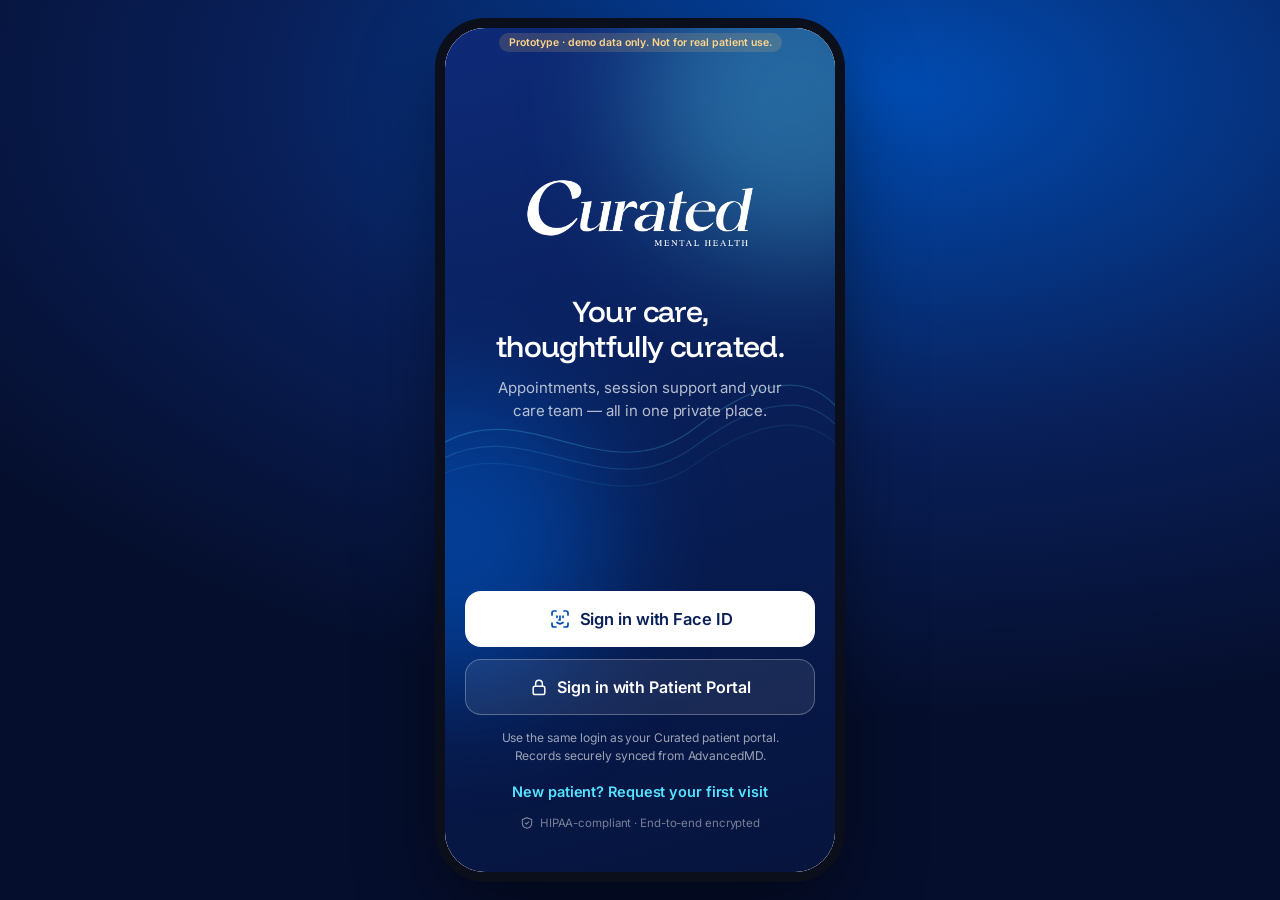
<file: public/index.html>
<!doctype html>
<html lang="en">
<head>
<meta charset="utf-8">
<meta name="viewport" content="width=device-width,initial-scale=1,viewport-fit=cover,maximum-scale=1">
<title>Curated · Patient App Prototype</title>
<meta name="description" content="Clickable prototype of the Curated Mental Health patient app. Demo data only.">
<meta name="theme-color" content="#091F58">
<meta name="apple-mobile-web-app-capable" content="yes">
<meta name="mobile-web-app-capable" content="yes">
<meta name="apple-mobile-web-app-status-bar-style" content="default">
<meta name="apple-mobile-web-app-title" content="Curated">
<meta name="robots" content="noindex,nofollow">
<link rel="manifest" href="manifest.webmanifest">
<link rel="icon" href="icons/icon-192.png">
<link rel="apple-touch-icon" href="icons/apple-touch-icon.png">
<link rel="preconnect" href="https://fonts.googleapis.com"><link rel="preconnect" href="https://fonts.gstatic.com" crossorigin>
<link href="https://fonts.googleapis.com/css2?family=Funnel+Display:wght@300..800&family=Inter:wght@400..700&family=Literata:opsz,wght@7..72,400..600&family=DM+Serif+Display&display=swap" rel="stylesheet">
<link rel="stylesheet" href="app.css">
<link rel="stylesheet" href="proto.css">
</head>
<body>
<div id="app">
<section class="pg screen " data-id="welcome"><div class="status light"><span class="pbanner">Prototype · demo data only. Not for real patient use.</span></div>
<div style="position:absolute;inset:0;background:linear-gradient(165deg,#0E2A78 0%,#091F58 45%,#06143D 100%)"></div>
<div class="orb" style="width:320px;height:320px;background:#55E3FF;top:-90px;right:-120px;opacity:.35"></div>
<div class="orb" style="width:300px;height:300px;background:#014CB2;bottom:180px;left:-140px;opacity:.7"></div>
<svg style="position:absolute;top:300px;left:0" width="390" height="200" viewBox="0 0 390 200" fill="none" stroke="rgba(85,227,255,.22)" stroke-width="1.2">
<path d="M-10 120 C 80 60, 160 170, 250 100 S 380 60, 400 90"/><path d="M-10 135 C 80 80, 160 185, 250 118 S 380 80, 400 108" stroke="rgba(85,227,255,.14)"/><path d="M-10 150 C 80 100, 160 200, 250 136 S 380 100, 400 126" stroke="rgba(85,227,255,.08)"/></svg>
<div style="position:absolute;top:150px;left:0;right:0;text-align:center">
  <img src="logo-white.png" style="width:230px">
  <div class="disp" style="color:#fff;font-size:30px;font-weight:500;margin-top:42px;letter-spacing:-.6px;line-height:1.15">Your care,<br>thoughtfully curated.</div>
  <div style="color:rgba(255,255,255,.7);font-size:15px;margin-top:14px;line-height:1.5;padding:0 46px">Appointments, session support and your care team — all in one private place.</div>
</div>
<div style="position:absolute;left:20px;right:20px;bottom:42px">
  <div class="btn" style="background:#fff;color:#091F58;height:56px;font-size:16.5px"><svg width="24" height="24" viewBox="0 0 24 24" fill="none" stroke="#014CB2" stroke-width="1.7" stroke-linecap="round" stroke-linejoin="round"><path d="M4 8V6a2 2 0 0 1 2-2h2M16 4h2a2 2 0 0 1 2 2v2M20 16v2a2 2 0 0 1-2 2h-2M8 20H6a2 2 0 0 1-2-2v-2M9 9v1.5M15 9v1.5M12 9v4h-1M9 15.5c1.8 1.5 4.2 1.5 6 0"/></svg>Sign in with Face ID</div>
  <div class="btn" style="background:rgba(255,255,255,.08);border:1px solid rgba(255,255,255,.28);color:#fff;margin-top:12px;height:56px;font-size:16px"><svg width="20" height="20" viewBox="0 0 24 24" fill="none" stroke="#fff" stroke-width="1.8" stroke-linecap="round" stroke-linejoin="round"><rect x="5" y="11" width="14" height="10" rx="2.5"/><path d="M8 11V8a4 4 0 0 1 8 0v3"/></svg>Sign in with Patient Portal</div>
  <div style="text-align:center;color:rgba(255,255,255,.6);font-size:12px;margin-top:14px;line-height:1.5">Use the same login as your Curated patient portal.<br>Records securely synced from AdvancedMD.</div>
  <div style="text-align:center;color:#55E3FF;font-size:14.5px;font-weight:600;margin-top:18px">New patient? Request your first visit</div>
  <div class="row" style="justify-content:center;gap:6px;color:rgba(255,255,255,.45);font-size:11.5px;margin-top:16px"><svg width="14" height="14" viewBox="0 0 24 24" fill="none" stroke="rgba(255,255,255,.5)" stroke-width="1.8" stroke-linecap="round" stroke-linejoin="round"><path d="M12 3l8 3v6c0 4.5-3.4 8.3-8 9-4.6-.7-8-4.5-8-9V6z"/><path d="M9 12l2 2 4-4"/></svg>HIPAA-compliant · End-to-end encrypted</div>
</div><div class="homeind light"></div></section>
<section class="pg screen has-tab" data-id="home"><div class="status"><span class="pbanner">Prototype · demo data only. Not for real patient use.</span></div><div class="content">
<div class="navbar" style="padding-top:6px"><img src="logo-navy.png" style="height:30px"><div class="row" style="gap:10px"><div class="icon-btn" style="position:relative"><svg width="20" height="20" viewBox="0 0 24 24" fill="none" stroke="currentColor" stroke-width="1.8" stroke-linecap="round" stroke-linejoin="round"><path d="M6 16v-5a6 6 0 1 1 12 0v5l2 2H4z"/><path d="M10 21a2 2 0 0 0 4 0"/></svg><span style="position:absolute;top:9px;right:10px;width:8px;height:8px;border-radius:50%;background:#E0475B;border:1.5px solid #fff"></span></div><div class="av" style="width:40px;height:40px;background:#014CB2;font-size:15px">JR</div></div></div>
<div class="pad" style="margin-top:14px"><div class="muted small" style="font-weight:500">Monday, October 26</div><div class="h1" style="margin-top:2px">Good morning, Jordan</div></div>
<div class="pad" style="margin-top:18px"><div style="border-radius:24px;padding:20px;background:linear-gradient(135deg,#014CB2 0%,#091F58 100%);color:#fff;position:relative;overflow:hidden">
<div class="orb" style="width:180px;height:180px;background:#55E3FF;top:-80px;right:-60px;opacity:.35;filter:blur(40px)"></div>
<div class="row between" style="position:relative"><span class="chip" style="background:rgba(85,227,255,.18);color:#BFF4FF"><svg width="13" height="13" viewBox="0 0 24 24" fill="none" stroke="#BFF4FF" stroke-width="2.2" stroke-linecap="round" stroke-linejoin="round"><circle cx="12" cy="12" r="9"/><path d="M12 7v5l3 2"/></svg> Tomorrow · 10:00 AM</span><span style="font-size:11.5px;color:rgba(255,255,255,.6)">Next visit</span></div>
<div class="disp" style="font-size:22px;font-weight:600;margin-top:14px;position:relative">Spravato Treatment Session</div>
<div style="font-size:13.5px;color:rgba(255,255,255,.78);margin-top:5px;position:relative">Dr. Elena Marsh, MD · Chelsea, 6th Fl</div>
<div style="font-size:12.5px;color:rgba(255,255,255,.6);margin-top:3px;position:relative">Session 6 of 8 · Plan to stay about 2 hours</div>
<div class="row" style="gap:10px;margin-top:16px;position:relative"><div class="btn sm" style="flex:1;background:#fff;color:#091F58"><svg width="17" height="17" viewBox="0 0 24 24" fill="none" stroke="#014CB2" stroke-width="2.2" stroke-linecap="round" stroke-linejoin="round"><path d="M5 12.5l4.5 4.5L19 7"/></svg>Prep checklist</div><div class="btn sm" style="flex:1;background:rgba(255,255,255,.14);color:#fff"><svg width="17" height="17" viewBox="0 0 24 24" fill="none" stroke="#fff" stroke-width="1.8" stroke-linecap="round" stroke-linejoin="round"><path d="M12 21s-7-6.2-7-11.5A7 7 0 0 1 19 9.5C19 14.8 12 21 12 21z"/><circle cx="12" cy="9.5" r="2.5"/></svg>Directions</div></div>
</div><div class="sync" style="margin-top:10px;padding-left:4px"><span class="dot"></span>Synced from your AdvancedMD chart · 2 min ago</div></div>
<div class="pad row" style="margin-top:22px"><div style="flex:1;text-align:center;position:relative"><div style="width:58px;height:58px;margin:0 auto;border-radius:19px;background:#EAF1FF;display:flex;align-items:center;justify-content:center;color:#014CB2"><svg width="26" height="26" viewBox="0 0 24 24" fill="none" stroke="currentColor" stroke-width="1.9" stroke-linecap="round" stroke-linejoin="round"><path d="M12 5v14M5 12h14"/></svg></div><div style="font-size:12.5px;font-weight:600;color:#091F58;margin-top:8px">Book</div></div><div style="flex:1;text-align:center;position:relative"><div style="width:58px;height:58px;margin:0 auto;border-radius:19px;background:#E9FBF4;display:flex;align-items:center;justify-content:center;color:#1FA971"><svg width="26" height="26" viewBox="0 0 24 24" fill="none" stroke="currentColor" stroke-width="1.9" stroke-linecap="round" stroke-linejoin="round"><path d="M5 4h14a2 2 0 0 1 2 2v9a2 2 0 0 1-2 2H10l-5 4v-4a2 2 0 0 1-2-2V6a2 2 0 0 1 2-2z"/></svg></div><div style="position:absolute;top:-4px;right:4px;min-width:20px;height:20px;border-radius:10px;background:#E0475B;color:#fff;font-size:11.5px;font-weight:700;display:flex;align-items:center;justify-content:center;border:2px solid #F5F7FB">2</div><div style="font-size:12.5px;font-weight:600;color:#091F58;margin-top:8px">Messages</div></div><div style="flex:1;text-align:center;position:relative"><div style="width:58px;height:58px;margin:0 auto;border-radius:19px;background:#F0EDFF;display:flex;align-items:center;justify-content:center;color:#6B5BD6"><svg width="26" height="26" viewBox="0 0 24 24" fill="none" stroke="currentColor" stroke-width="1.9" stroke-linecap="round" stroke-linejoin="round"><path d="M20 14.5A8 8 0 1 1 9.5 4a6.5 6.5 0 0 0 10.5 10.5z"/></svg></div><div style="font-size:12.5px;font-weight:600;color:#091F58;margin-top:8px">Session</div></div><div style="flex:1;text-align:center;position:relative"><div style="width:58px;height:58px;margin:0 auto;border-radius:19px;background:#FFF0F3;display:flex;align-items:center;justify-content:center;color:#C0577A"><svg width="26" height="26" viewBox="0 0 24 24" fill="none" stroke="currentColor" stroke-width="1.9" stroke-linecap="round" stroke-linejoin="round"><path d="M4 20h4L19 9a2.8 2.8 0 0 0-4-4L4 16z"/><path d="M13.5 6.5l4 4"/></svg></div><div style="font-size:12.5px;font-weight:600;color:#091F58;margin-top:8px">Journal</div></div><div style="flex:1;text-align:center;position:relative"><div style="width:58px;height:58px;margin:0 auto;border-radius:19px;background:#FFF4E6;display:flex;align-items:center;justify-content:center;color:#D9822B"><svg width="26" height="26" viewBox="0 0 24 24" fill="none" stroke="currentColor" stroke-width="1.9" stroke-linecap="round" stroke-linejoin="round"><rect x="5" y="4" width="14" height="17" rx="2.5"/><path d="M9 3h6v3H9zM9 11h6M9 15h4"/></svg></div><div style="position:absolute;top:-4px;right:4px;min-width:20px;height:20px;border-radius:10px;background:#E0475B;color:#fff;font-size:11.5px;font-weight:700;display:flex;align-items:center;justify-content:center;border:2px solid #F5F7FB">1</div><div style="font-size:12.5px;font-weight:600;color:#091F58;margin-top:8px">Forms</div></div></div>
<div class="pad" style="margin-top:16px" id="interest"><div class="card" style="padding:18px 16px 16px;position:relative;overflow:hidden">
<div style="position:absolute;top:-60px;right:-50px;width:170px;height:170px;border-radius:50%;background:radial-gradient(circle,#55E3FF55,#55E3FF00 70%)"></div>
<span class="chip" style="background:#EAFBFF;color:#014CB2;position:relative"><svg width="13" height="13" viewBox="0 0 24 24" fill="none" stroke="#014CB2" stroke-width="2" stroke-linecap="round" stroke-linejoin="round"><path d="M12 3l1.8 4.9L19 10l-5.2 2.1L12 17l-1.8-4.9L5 10l5.2-2.1z"/><path d="M19 16l.7 1.8 1.8.7-1.8.7L19 21l-.7-1.8-1.8-.7 1.8-.7z"/></svg> Treatment options</span>
<div class="h2" style="margin-top:10px;font-size:20px;position:relative">Interested in Spravato or TMS?</div>
<div class="small muted" style="margin-top:4px;line-height:1.45;position:relative">See how they work, who they may help and what insurance covers — no pressure, no commitment.</div>
<div style="margin-top:6px">
<div id="cta-learn" class="row" style="gap:12px;padding:12px 14px;border-radius:14px;background:#F2F6FF;margin-top:8px"><div class="ibox" style="background:#fff;color:#014CB2;width:34px;height:34px"><svg width="18" height="18" viewBox="0 0 24 24" fill="none" stroke="currentColor" stroke-width="2" stroke-linecap="round" stroke-linejoin="round"><path d="M12 6c-2-1.5-5-2-8-2v14c3 0 6 .5 8 2 2-1.5 5-2 8-2V4c-3 0-6 .5-8 2zM12 6v14"/></svg></div><div style="flex:1;min-width:0"><div style="font-weight:600;color:#091F58;font-size:14.5px;white-space:nowrap">Learn more</div><div class="xs muted" style="margin-top:2px">Spravato, Deep TMS & ketamine in plain language</div></div><svg width="17" height="17" viewBox="0 0 24 24" fill="none" stroke="#9AA1B4" stroke-width="1.8" stroke-linecap="round" stroke-linejoin="round"><path d="M9 6l6 6-6 6"/></svg></div>
<div id="cta-call" class="row" style="gap:12px;padding:12px 14px;border-radius:14px;background:#F2FBF7;margin-top:8px"><div class="ibox" style="background:#fff;color:#1FA971;width:34px;height:34px"><svg width="18" height="18" viewBox="0 0 24 24" fill="none" stroke="currentColor" stroke-width="2" stroke-linecap="round" stroke-linejoin="round"><path d="M5 4h3l2 5-2.5 1.5a11 11 0 0 0 6 6L15 14l5 2v3a2 2 0 0 1-2 2A16 16 0 0 1 3 6a2 2 0 0 1 2-2z"/></svg></div><div style="flex:1;min-width:0"><div style="font-weight:600;color:#091F58;font-size:14.5px;white-space:nowrap">Schedule a free discovery call</div><div class="xs muted" style="margin-top:2px">15 min · phone or video · with a care coordinator</div></div><svg width="17" height="17" viewBox="0 0 24 24" fill="none" stroke="#9AA1B4" stroke-width="1.8" stroke-linecap="round" stroke-linejoin="round"><path d="M9 6l6 6-6 6"/></svg></div>
<div id="cta-ask" class="row" style="gap:12px;padding:12px 14px;border-radius:14px;background:#F5F3FF;margin-top:8px"><div class="ibox" style="background:#fff;color:#6B5BD6;width:34px;height:34px"><svg width="18" height="18" viewBox="0 0 24 24" fill="none" stroke="currentColor" stroke-width="2" stroke-linecap="round" stroke-linejoin="round"><path d="M5 21V4M5 4h11l-2 4 2 4H5"/></svg></div><div style="flex:1;min-width:0"><div style="font-weight:600;color:#091F58;font-size:14.5px;white-space:nowrap">Ask my provider at my next visit</div><div class="xs muted" style="margin-top:2px">Adds a note to tomorrow’s visit with Dr. Marsh</div></div><svg width="17" height="17" viewBox="0 0 24 24" fill="none" stroke="#9AA1B4" stroke-width="1.8" stroke-linecap="round" stroke-linejoin="round"><path d="M9 6l6 6-6 6"/></svg></div>
</div></div></div>
<div class="pad" style="margin-top:16px"><div class="card" style="padding:18px">
<div class="row between"><div><div class="h3">Daily check-in</div><div class="muted small" style="margin-top:2px">How are you feeling today?</div></div><span class="chip" style="background:#F0EDFF;color:#5A49C9">3 check-ins this week</span></div>
<div class="row" style="margin-top:16px"><div style="text-align:center;flex:1"><div style="width:50px;height:50px;margin:0 auto;border-radius:16px;display:flex;align-items:center;justify-content:center;background:#F2F4F9;">
<svg width="30" height="30" viewBox="0 0 24 24" fill="none" stroke="#E86B6B" stroke-width="1.8" stroke-linecap="round"><circle cx="12" cy="12" r="9.5"/><path d="M9 10v.3M15 10v.3"/><path d="M8 16.5c2-2 6-2 8 0"/></svg></div><div style="font-size:11.5px;margin-top:6px;font-weight:500;color:#8A90A3">Low</div></div><div style="text-align:center;flex:1"><div style="width:50px;height:50px;margin:0 auto;border-radius:16px;display:flex;align-items:center;justify-content:center;background:#F2F4F9;">
<svg width="30" height="30" viewBox="0 0 24 24" fill="none" stroke="#F0A35E" stroke-width="1.8" stroke-linecap="round"><circle cx="12" cy="12" r="9.5"/><path d="M9 10v.3M15 10v.3"/><path d="M8.5 16c2-1 5-1 7 0"/></svg></div><div style="font-size:11.5px;margin-top:6px;font-weight:500;color:#8A90A3">Down</div></div><div style="text-align:center;flex:1"><div style="width:50px;height:50px;margin:0 auto;border-radius:16px;display:flex;align-items:center;justify-content:center;background:#F2F4F9;">
<svg width="30" height="30" viewBox="0 0 24 24" fill="none" stroke="#F2CF5B" stroke-width="1.8" stroke-linecap="round"><circle cx="12" cy="12" r="9.5"/><path d="M9 10v.3M15 10v.3"/><path d="M8.5 15.5h7"/></svg></div><div style="font-size:11.5px;margin-top:6px;font-weight:500;color:#8A90A3">Okay</div></div><div style="text-align:center;flex:1"><div style="width:50px;height:50px;margin:0 auto;border-radius:16px;display:flex;align-items:center;justify-content:center;background:#7FCB8F;box-shadow:0 6px 14px rgba(79,182,216,.0);transform:scale(1.06)">
<svg width="30" height="30" viewBox="0 0 24 24" fill="none" stroke="#fff" stroke-width="1.8" stroke-linecap="round"><circle cx="12" cy="12" r="9.5"/><path d="M9 10v.3M15 10v.3"/><path d="M8.5 14.5c2 1.5 5 1.5 7 0"/></svg></div><div style="font-size:11.5px;margin-top:6px;font-weight:600;color:#091F58">Good</div></div><div style="text-align:center;flex:1"><div style="width:50px;height:50px;margin:0 auto;border-radius:16px;display:flex;align-items:center;justify-content:center;background:#F2F4F9;">
<svg width="30" height="30" viewBox="0 0 24 24" fill="none" stroke="#4FB6D8" stroke-width="1.8" stroke-linecap="round"><circle cx="12" cy="12" r="9.5"/><path d="M9 10v.3M15 10v.3"/><path d="M8 14c2 2.5 6 2.5 8 0"/></svg></div><div style="font-size:11.5px;margin-top:6px;font-weight:500;color:#8A90A3">Great</div></div></div>
<div class="row between" style="margin-top:16px;padding:11px 14px;background:#F5F7FB;border-radius:14px"><span class="small row" style="gap:7px;color:#4A5168"><svg width="16" height="16" viewBox="0 0 24 24" fill="none" stroke="#C0577A" stroke-width="2" stroke-linecap="round" stroke-linejoin="round"><path d="M4 20h4L19 9a2.8 2.8 0 0 0-4-4L4 16z"/><path d="M13.5 6.5l4 4"/></svg>Write more in your private journal</span><svg width="18" height="18" viewBox="0 0 24 24" fill="none" stroke="#9AA1B4" stroke-width="1.8" stroke-linecap="round" stroke-linejoin="round"><path d="M9 6l6 6-6 6"/></svg></div>
</div></div>
<div class="pad" style="margin-top:16px"><div class="card row" style="padding:14px 16px;gap:12px"><div class="ibox" style="background:#FFF1F2;color:#E0475B"><svg width="20" height="20" viewBox="0 0 24 24" fill="none" stroke="currentColor" stroke-width="1.8" stroke-linecap="round" stroke-linejoin="round"><path d="M4 16v-4l2.2-5A2 2 0 0 1 8 6h8a2 2 0 0 1 1.8 1l2.2 5v4a1 1 0 0 1-1 1H5a1 1 0 0 1-1-1zM4 12h16"/><circle cx="8" cy="14.5" r=".8"/><circle cx="16" cy="14.5" r=".8"/><path d="M6 17v2M18 17v2"/></svg></div><div style="flex:1"><div style="font-weight:600;color:#091F58;font-size:14.5px">Ride home not booked yet</div><div class="xs muted" style="margin-top:2px">No driving after Spravato until tomorrow</div></div><div class="btn sm" style="height:34px;font-size:13px">Book</div></div></div>
<div class="pad" style="margin-top:24px"><div class="h3">For you</div></div>
<div class="row" style="gap:12px;padding:12px 20px 30px;overflow:hidden">
<div class="card" style="min-width:220px;overflow:hidden"><div style="height:96px;background:linear-gradient(135deg,#55E3FF,#014CB2)"></div><div style="padding:12px 14px"><div class="xs muted">Guide · 4 min</div><div style="font-weight:600;color:#091F58;margin-top:3px;font-size:14.5px">What to expect at session 6</div></div></div>
<div class="card" style="min-width:220px;overflow:hidden"><div style="height:96px;background:linear-gradient(135deg,#C9BEFF,#6B5BD6)"></div><div style="padding:12px 14px"><div class="xs muted">Practice · 6 min</div><div style="font-weight:600;color:#091F58;margin-top:3px;font-size:14.5px">Evening body scan</div></div></div>
</div>
</div><div class="tabbar "><div class="t on"><svg width="25" height="25" viewBox="0 0 24 24" fill="none" stroke="currentColor" stroke-width="2.1" stroke-linecap="round" stroke-linejoin="round"><path d="M3 10.5 12 3l9 7.5V20a1 1 0 0 1-1 1h-5v-6h-6v6H4a1 1 0 0 1-1-1z"/></svg><span>Home</span></div><div class="t "><svg width="25" height="25" viewBox="0 0 24 24" fill="none" stroke="currentColor" stroke-width="1.9" stroke-linecap="round" stroke-linejoin="round"><rect x="3" y="5" width="18" height="16" rx="2.5"/><path d="M3 10h18M8 3v4M16 3v4"/></svg><span>Visits</span></div><div class="t "><svg width="25" height="25" viewBox="0 0 24 24" fill="none" stroke="currentColor" stroke-width="1.9" stroke-linecap="round" stroke-linejoin="round"><path d="M4 20h4L19 9a2.8 2.8 0 0 0-4-4L4 16z"/><path d="M13.5 6.5l4 4"/></svg><span>Journal</span></div><div class="t "><svg width="25" height="25" viewBox="0 0 24 24" fill="none" stroke="currentColor" stroke-width="1.9" stroke-linecap="round" stroke-linejoin="round"><path d="M5 4h14a2 2 0 0 1 2 2v9a2 2 0 0 1-2 2H10l-5 4v-4a2 2 0 0 1-2-2V6a2 2 0 0 1 2-2z"/></svg><span>Messages</span></div><div class="t "><svg width="25" height="25" viewBox="0 0 24 24" fill="none" stroke="currentColor" stroke-width="1.9" stroke-linecap="round" stroke-linejoin="round"><circle cx="12" cy="8" r="4"/><path d="M4 21c1.5-4 4.5-6 8-6s6.5 2 8 6"/></svg><span>Profile</span></div></div><div class="homeind "></div></section>
<section class="pg screen has-tab" data-id="home-asked"><div class="status"><span class="pbanner">Prototype · demo data only. Not for real patient use.</span></div><div class="content">
<div class="navbar" style="padding-top:6px"><img src="logo-navy.png" style="height:30px"><div class="row" style="gap:10px"><div class="icon-btn" style="position:relative"><svg width="20" height="20" viewBox="0 0 24 24" fill="none" stroke="currentColor" stroke-width="1.8" stroke-linecap="round" stroke-linejoin="round"><path d="M6 16v-5a6 6 0 1 1 12 0v5l2 2H4z"/><path d="M10 21a2 2 0 0 0 4 0"/></svg><span style="position:absolute;top:9px;right:10px;width:8px;height:8px;border-radius:50%;background:#E0475B;border:1.5px solid #fff"></span></div><div class="av" style="width:40px;height:40px;background:#014CB2;font-size:15px">JR</div></div></div>
<div class="pad" style="margin-top:14px"><div class="muted small" style="font-weight:500">Monday, October 26</div><div class="h1" style="margin-top:2px">Good morning, Jordan</div></div>
<div class="pad" style="margin-top:18px"><div style="border-radius:24px;padding:20px;background:linear-gradient(135deg,#014CB2 0%,#091F58 100%);color:#fff;position:relative;overflow:hidden">
<div class="orb" style="width:180px;height:180px;background:#55E3FF;top:-80px;right:-60px;opacity:.35;filter:blur(40px)"></div>
<div class="row between" style="position:relative"><span class="chip" style="background:rgba(85,227,255,.18);color:#BFF4FF"><svg width="13" height="13" viewBox="0 0 24 24" fill="none" stroke="#BFF4FF" stroke-width="2.2" stroke-linecap="round" stroke-linejoin="round"><circle cx="12" cy="12" r="9"/><path d="M12 7v5l3 2"/></svg> Tomorrow · 10:00 AM</span><span style="font-size:11.5px;color:rgba(255,255,255,.6)">Next visit</span></div>
<div class="disp" style="font-size:22px;font-weight:600;margin-top:14px;position:relative">Spravato Treatment Session</div>
<div style="font-size:13.5px;color:rgba(255,255,255,.78);margin-top:5px;position:relative">Dr. Elena Marsh, MD · Chelsea, 6th Fl</div>
<div style="font-size:12.5px;color:rgba(255,255,255,.6);margin-top:3px;position:relative">Session 6 of 8 · Plan to stay about 2 hours</div>
<div class="row" style="gap:10px;margin-top:16px;position:relative"><div class="btn sm" style="flex:1;background:#fff;color:#091F58"><svg width="17" height="17" viewBox="0 0 24 24" fill="none" stroke="#014CB2" stroke-width="2.2" stroke-linecap="round" stroke-linejoin="round"><path d="M5 12.5l4.5 4.5L19 7"/></svg>Prep checklist</div><div class="btn sm" style="flex:1;background:rgba(255,255,255,.14);color:#fff"><svg width="17" height="17" viewBox="0 0 24 24" fill="none" stroke="#fff" stroke-width="1.8" stroke-linecap="round" stroke-linejoin="round"><path d="M12 21s-7-6.2-7-11.5A7 7 0 0 1 19 9.5C19 14.8 12 21 12 21z"/><circle cx="12" cy="9.5" r="2.5"/></svg>Directions</div></div>
</div><div class="sync" style="margin-top:10px;padding-left:4px"><span class="dot"></span>Synced from your AdvancedMD chart · 2 min ago</div></div>
<div class="pad row" style="margin-top:22px"><div style="flex:1;text-align:center;position:relative"><div style="width:58px;height:58px;margin:0 auto;border-radius:19px;background:#EAF1FF;display:flex;align-items:center;justify-content:center;color:#014CB2"><svg width="26" height="26" viewBox="0 0 24 24" fill="none" stroke="currentColor" stroke-width="1.9" stroke-linecap="round" stroke-linejoin="round"><path d="M12 5v14M5 12h14"/></svg></div><div style="font-size:12.5px;font-weight:600;color:#091F58;margin-top:8px">Book</div></div><div style="flex:1;text-align:center;position:relative"><div style="width:58px;height:58px;margin:0 auto;border-radius:19px;background:#E9FBF4;display:flex;align-items:center;justify-content:center;color:#1FA971"><svg width="26" height="26" viewBox="0 0 24 24" fill="none" stroke="currentColor" stroke-width="1.9" stroke-linecap="round" stroke-linejoin="round"><path d="M5 4h14a2 2 0 0 1 2 2v9a2 2 0 0 1-2 2H10l-5 4v-4a2 2 0 0 1-2-2V6a2 2 0 0 1 2-2z"/></svg></div><div style="position:absolute;top:-4px;right:4px;min-width:20px;height:20px;border-radius:10px;background:#E0475B;color:#fff;font-size:11.5px;font-weight:700;display:flex;align-items:center;justify-content:center;border:2px solid #F5F7FB">2</div><div style="font-size:12.5px;font-weight:600;color:#091F58;margin-top:8px">Messages</div></div><div style="flex:1;text-align:center;position:relative"><div style="width:58px;height:58px;margin:0 auto;border-radius:19px;background:#F0EDFF;display:flex;align-items:center;justify-content:center;color:#6B5BD6"><svg width="26" height="26" viewBox="0 0 24 24" fill="none" stroke="currentColor" stroke-width="1.9" stroke-linecap="round" stroke-linejoin="round"><path d="M20 14.5A8 8 0 1 1 9.5 4a6.5 6.5 0 0 0 10.5 10.5z"/></svg></div><div style="font-size:12.5px;font-weight:600;color:#091F58;margin-top:8px">Session</div></div><div style="flex:1;text-align:center;position:relative"><div style="width:58px;height:58px;margin:0 auto;border-radius:19px;background:#FFF0F3;display:flex;align-items:center;justify-content:center;color:#C0577A"><svg width="26" height="26" viewBox="0 0 24 24" fill="none" stroke="currentColor" stroke-width="1.9" stroke-linecap="round" stroke-linejoin="round"><path d="M4 20h4L19 9a2.8 2.8 0 0 0-4-4L4 16z"/><path d="M13.5 6.5l4 4"/></svg></div><div style="font-size:12.5px;font-weight:600;color:#091F58;margin-top:8px">Journal</div></div><div style="flex:1;text-align:center;position:relative"><div style="width:58px;height:58px;margin:0 auto;border-radius:19px;background:#FFF4E6;display:flex;align-items:center;justify-content:center;color:#D9822B"><svg width="26" height="26" viewBox="0 0 24 24" fill="none" stroke="currentColor" stroke-width="1.9" stroke-linecap="round" stroke-linejoin="round"><rect x="5" y="4" width="14" height="17" rx="2.5"/><path d="M9 3h6v3H9zM9 11h6M9 15h4"/></svg></div><div style="position:absolute;top:-4px;right:4px;min-width:20px;height:20px;border-radius:10px;background:#E0475B;color:#fff;font-size:11.5px;font-weight:700;display:flex;align-items:center;justify-content:center;border:2px solid #F5F7FB">1</div><div style="font-size:12.5px;font-weight:600;color:#091F58;margin-top:8px">Forms</div></div></div>
<div class="pad" style="margin-top:16px" id="interest"><div class="card" style="padding:18px 16px 16px;position:relative;overflow:hidden">
<div style="position:absolute;top:-60px;right:-50px;width:170px;height:170px;border-radius:50%;background:radial-gradient(circle,#55E3FF55,#55E3FF00 70%)"></div>
<span class="chip" style="background:#EAFBFF;color:#014CB2;position:relative"><svg width="13" height="13" viewBox="0 0 24 24" fill="none" stroke="#014CB2" stroke-width="2" stroke-linecap="round" stroke-linejoin="round"><path d="M12 3l1.8 4.9L19 10l-5.2 2.1L12 17l-1.8-4.9L5 10l5.2-2.1z"/><path d="M19 16l.7 1.8 1.8.7-1.8.7L19 21l-.7-1.8-1.8-.7 1.8-.7z"/></svg> Treatment options</span>
<div class="h2" style="margin-top:10px;font-size:20px;position:relative">Interested in Spravato or TMS?</div>
<div class="small muted" style="margin-top:4px;line-height:1.45;position:relative">See how they work, who they may help and what insurance covers — no pressure, no commitment.</div>
<div style="margin-top:6px">
<div id="cta-learn" class="row" style="gap:12px;padding:12px 14px;border-radius:14px;background:#F2F6FF;margin-top:8px"><div class="ibox" style="background:#fff;color:#014CB2;width:34px;height:34px"><svg width="18" height="18" viewBox="0 0 24 24" fill="none" stroke="currentColor" stroke-width="2" stroke-linecap="round" stroke-linejoin="round"><path d="M12 6c-2-1.5-5-2-8-2v14c3 0 6 .5 8 2 2-1.5 5-2 8-2V4c-3 0-6 .5-8 2zM12 6v14"/></svg></div><div style="flex:1;min-width:0"><div style="font-weight:600;color:#091F58;font-size:14.5px;white-space:nowrap">Learn more</div><div class="xs muted" style="margin-top:2px">Spravato, Deep TMS & ketamine in plain language</div></div><svg width="17" height="17" viewBox="0 0 24 24" fill="none" stroke="#9AA1B4" stroke-width="1.8" stroke-linecap="round" stroke-linejoin="round"><path d="M9 6l6 6-6 6"/></svg></div>
<div id="cta-call" class="row" style="gap:12px;padding:12px 14px;border-radius:14px;background:#F2FBF7;margin-top:8px"><div class="ibox" style="background:#fff;color:#1FA971;width:34px;height:34px"><svg width="18" height="18" viewBox="0 0 24 24" fill="none" stroke="currentColor" stroke-width="2" stroke-linecap="round" stroke-linejoin="round"><path d="M5 4h3l2 5-2.5 1.5a11 11 0 0 0 6 6L15 14l5 2v3a2 2 0 0 1-2 2A16 16 0 0 1 3 6a2 2 0 0 1 2-2z"/></svg></div><div style="flex:1;min-width:0"><div style="font-weight:600;color:#091F58;font-size:14.5px;white-space:nowrap">Schedule a free discovery call</div><div class="xs muted" style="margin-top:2px">15 min · phone or video · with a care coordinator</div></div><svg width="17" height="17" viewBox="0 0 24 24" fill="none" stroke="#9AA1B4" stroke-width="1.8" stroke-linecap="round" stroke-linejoin="round"><path d="M9 6l6 6-6 6"/></svg></div>
<div id="cta-ask" class="row" style="gap:12px;padding:12px 14px;border-radius:14px;background:#E9FBF4;margin-top:8px"><div class="ibox" style="background:#1FA971;color:#fff;width:34px;height:34px"><svg width="18" height="18" viewBox="0 0 24 24" fill="none" stroke="#fff" stroke-width="2.4" stroke-linecap="round" stroke-linejoin="round"><path d="M5 12.5l4.5 4.5L19 7"/></svg></div><div style="flex:1"><div style="font-weight:600;color:#1F7A55;font-size:14.5px">Added to your next visit</div><div class="xs" style="color:#3D8A68;margin-top:2px">Dr. Marsh will see it before tomorrow’s visit</div></div></div>
</div></div></div>
<div class="pad" style="margin-top:16px"><div class="card" style="padding:18px">
<div class="row between"><div><div class="h3">Daily check-in</div><div class="muted small" style="margin-top:2px">How are you feeling today?</div></div><span class="chip" style="background:#F0EDFF;color:#5A49C9">3 check-ins this week</span></div>
<div class="row" style="margin-top:16px"><div style="text-align:center;flex:1"><div style="width:50px;height:50px;margin:0 auto;border-radius:16px;display:flex;align-items:center;justify-content:center;background:#F2F4F9;">
<svg width="30" height="30" viewBox="0 0 24 24" fill="none" stroke="#E86B6B" stroke-width="1.8" stroke-linecap="round"><circle cx="12" cy="12" r="9.5"/><path d="M9 10v.3M15 10v.3"/><path d="M8 16.5c2-2 6-2 8 0"/></svg></div><div style="font-size:11.5px;margin-top:6px;font-weight:500;color:#8A90A3">Low</div></div><div style="text-align:center;flex:1"><div style="width:50px;height:50px;margin:0 auto;border-radius:16px;display:flex;align-items:center;justify-content:center;background:#F2F4F9;">
<svg width="30" height="30" viewBox="0 0 24 24" fill="none" stroke="#F0A35E" stroke-width="1.8" stroke-linecap="round"><circle cx="12" cy="12" r="9.5"/><path d="M9 10v.3M15 10v.3"/><path d="M8.5 16c2-1 5-1 7 0"/></svg></div><div style="font-size:11.5px;margin-top:6px;font-weight:500;color:#8A90A3">Down</div></div><div style="text-align:center;flex:1"><div style="width:50px;height:50px;margin:0 auto;border-radius:16px;display:flex;align-items:center;justify-content:center;background:#F2F4F9;">
<svg width="30" height="30" viewBox="0 0 24 24" fill="none" stroke="#F2CF5B" stroke-width="1.8" stroke-linecap="round"><circle cx="12" cy="12" r="9.5"/><path d="M9 10v.3M15 10v.3"/><path d="M8.5 15.5h7"/></svg></div><div style="font-size:11.5px;margin-top:6px;font-weight:500;color:#8A90A3">Okay</div></div><div style="text-align:center;flex:1"><div style="width:50px;height:50px;margin:0 auto;border-radius:16px;display:flex;align-items:center;justify-content:center;background:#7FCB8F;box-shadow:0 6px 14px rgba(79,182,216,.0);transform:scale(1.06)">
<svg width="30" height="30" viewBox="0 0 24 24" fill="none" stroke="#fff" stroke-width="1.8" stroke-linecap="round"><circle cx="12" cy="12" r="9.5"/><path d="M9 10v.3M15 10v.3"/><path d="M8.5 14.5c2 1.5 5 1.5 7 0"/></svg></div><div style="font-size:11.5px;margin-top:6px;font-weight:600;color:#091F58">Good</div></div><div style="text-align:center;flex:1"><div style="width:50px;height:50px;margin:0 auto;border-radius:16px;display:flex;align-items:center;justify-content:center;background:#F2F4F9;">
<svg width="30" height="30" viewBox="0 0 24 24" fill="none" stroke="#4FB6D8" stroke-width="1.8" stroke-linecap="round"><circle cx="12" cy="12" r="9.5"/><path d="M9 10v.3M15 10v.3"/><path d="M8 14c2 2.5 6 2.5 8 0"/></svg></div><div style="font-size:11.5px;margin-top:6px;font-weight:500;color:#8A90A3">Great</div></div></div>
<div class="row between" style="margin-top:16px;padding:11px 14px;background:#F5F7FB;border-radius:14px"><span class="small row" style="gap:7px;color:#4A5168"><svg width="16" height="16" viewBox="0 0 24 24" fill="none" stroke="#C0577A" stroke-width="2" stroke-linecap="round" stroke-linejoin="round"><path d="M4 20h4L19 9a2.8 2.8 0 0 0-4-4L4 16z"/><path d="M13.5 6.5l4 4"/></svg>Write more in your private journal</span><svg width="18" height="18" viewBox="0 0 24 24" fill="none" stroke="#9AA1B4" stroke-width="1.8" stroke-linecap="round" stroke-linejoin="round"><path d="M9 6l6 6-6 6"/></svg></div>
</div></div>
<div class="pad" style="margin-top:16px"><div class="card row" style="padding:14px 16px;gap:12px"><div class="ibox" style="background:#FFF1F2;color:#E0475B"><svg width="20" height="20" viewBox="0 0 24 24" fill="none" stroke="currentColor" stroke-width="1.8" stroke-linecap="round" stroke-linejoin="round"><path d="M4 16v-4l2.2-5A2 2 0 0 1 8 6h8a2 2 0 0 1 1.8 1l2.2 5v4a1 1 0 0 1-1 1H5a1 1 0 0 1-1-1zM4 12h16"/><circle cx="8" cy="14.5" r=".8"/><circle cx="16" cy="14.5" r=".8"/><path d="M6 17v2M18 17v2"/></svg></div><div style="flex:1"><div style="font-weight:600;color:#091F58;font-size:14.5px">Ride home not booked yet</div><div class="xs muted" style="margin-top:2px">No driving after Spravato until tomorrow</div></div><div class="btn sm" style="height:34px;font-size:13px">Book</div></div></div>
<div class="pad" style="margin-top:24px"><div class="h3">For you</div></div>
<div class="row" style="gap:12px;padding:12px 20px 30px;overflow:hidden">
<div class="card" style="min-width:220px;overflow:hidden"><div style="height:96px;background:linear-gradient(135deg,#55E3FF,#014CB2)"></div><div style="padding:12px 14px"><div class="xs muted">Guide · 4 min</div><div style="font-weight:600;color:#091F58;margin-top:3px;font-size:14.5px">What to expect at session 6</div></div></div>
<div class="card" style="min-width:220px;overflow:hidden"><div style="height:96px;background:linear-gradient(135deg,#C9BEFF,#6B5BD6)"></div><div style="padding:12px 14px"><div class="xs muted">Practice · 6 min</div><div style="font-weight:600;color:#091F58;margin-top:3px;font-size:14.5px">Evening body scan</div></div></div>
</div>
</div><div style="position:absolute;left:14px;right:14px;bottom:96px;z-index:45;background:#091F58;color:#fff;border-radius:16px;padding:13px 14px;display:flex;align-items:center;gap:11px;box-shadow:0 10px 30px rgba(9,31,88,.35)"><div style="width:30px;height:30px;border-radius:50%;background:#1FA971;display:flex;align-items:center;justify-content:center;flex:none"><svg width="17" height="17" viewBox="0 0 24 24" fill="none" stroke="#fff" stroke-width="2.6" stroke-linecap="round" stroke-linejoin="round"><path d="M5 12.5l4.5 4.5L19 7"/></svg></div><div style="flex:1"><div style="font-weight:600;font-size:14px">Added to your next visit</div><div style="font-size:12px;color:rgba(255,255,255,.7);margin-top:1px">“Ask about Spravato / TMS” · Tue, Oct 27 · 10:00 AM</div></div><span style="color:#55E3FF;font-weight:600;font-size:13.5px">Undo</span></div><div class="tabbar "><div class="t on"><svg width="25" height="25" viewBox="0 0 24 24" fill="none" stroke="currentColor" stroke-width="2.1" stroke-linecap="round" stroke-linejoin="round"><path d="M3 10.5 12 3l9 7.5V20a1 1 0 0 1-1 1h-5v-6h-6v6H4a1 1 0 0 1-1-1z"/></svg><span>Home</span></div><div class="t "><svg width="25" height="25" viewBox="0 0 24 24" fill="none" stroke="currentColor" stroke-width="1.9" stroke-linecap="round" stroke-linejoin="round"><rect x="3" y="5" width="18" height="16" rx="2.5"/><path d="M3 10h18M8 3v4M16 3v4"/></svg><span>Visits</span></div><div class="t "><svg width="25" height="25" viewBox="0 0 24 24" fill="none" stroke="currentColor" stroke-width="1.9" stroke-linecap="round" stroke-linejoin="round"><path d="M4 20h4L19 9a2.8 2.8 0 0 0-4-4L4 16z"/><path d="M13.5 6.5l4 4"/></svg><span>Journal</span></div><div class="t "><svg width="25" height="25" viewBox="0 0 24 24" fill="none" stroke="currentColor" stroke-width="1.9" stroke-linecap="round" stroke-linejoin="round"><path d="M5 4h14a2 2 0 0 1 2 2v9a2 2 0 0 1-2 2H10l-5 4v-4a2 2 0 0 1-2-2V6a2 2 0 0 1 2-2z"/></svg><span>Messages</span></div><div class="t "><svg width="25" height="25" viewBox="0 0 24 24" fill="none" stroke="currentColor" stroke-width="1.9" stroke-linecap="round" stroke-linejoin="round"><circle cx="12" cy="8" r="4"/><path d="M4 21c1.5-4 4.5-6 8-6s6.5 2 8 6"/></svg><span>Profile</span></div></div><div class="homeind "></div></section>
<section class="pg screen has-tab" data-id="visits"><div class="status"><span class="pbanner">Prototype · demo data only. Not for real patient use.</span></div><div class="content">
<div class="navbar"><div class="h1">Appointments</div><div class="icon-btn" style="background:#014CB2;color:#fff;border:0"><svg width="22" height="22" viewBox="0 0 24 24" fill="none" stroke="#fff" stroke-width="2.2" stroke-linecap="round" stroke-linejoin="round"><path d="M12 5v14M5 12h14"/></svg></div></div>
<div class="pad"><div class="row between" style="padding:10px 12px;background:#E9FBF4;border-radius:12px;margin-top:4px"><div class="row" style="gap:8px;font-size:12.5px;color:#1F7A55;font-weight:600"><svg width="16" height="16" viewBox="0 0 24 24" fill="none" stroke="#1F7A55" stroke-width="2" stroke-linecap="round" stroke-linejoin="round"><path d="M20 11a8 8 0 0 0-14.6-4.5M4 4v3.5h3.5M4 13a8 8 0 0 0 14.6 4.5M20 20v-3.5h-3.5"/></svg>Synced with AdvancedMD · just now</div><span class="xs" style="color:#1F7A55">Pull to refresh</span></div>
<div class="seg" style="margin-top:14px"><div class="on">Upcoming (3)</div><div>Past</div><div>Requests</div></div></div>
<div class="pad" style="margin-top:16px"><div class="card" style="padding:16px;margin-bottom:14px">
<div class="row" style="gap:14px;align-items:flex-start"><div style="width:54px;text-align:center;border-radius:14px;background:#F2F6FF;padding:7px 0;flex:none"><div class="xs" style="color:#014CB2;font-weight:700;letter-spacing:.6px">OCT</div><div class="disp" style="font-size:22px;font-weight:600;color:#091F58;line-height:1.1">27</div><div class="xs muted">Tue</div></div>
<div style="flex:1;min-width:0"><div class="row between"><span class="chip" style="background:#E9FBF4;color:#1F7A55;padding:4px 9px;font-size:11.5px"><svg width="13" height="13" viewBox="0 0 24 24" fill="none" stroke="#1F7A55" stroke-width="2" stroke-linecap="round" stroke-linejoin="round"><path d="M12 21s-7-6.2-7-11.5A7 7 0 0 1 19 9.5C19 14.8 12 21 12 21z"/><circle cx="12" cy="9.5" r="2.5"/></svg>In-person</span><span style="font-size:13px;font-weight:600;color:#091F58">10:00 AM</span></div>
<div style="font-weight:700;color:#091F58;font-size:16px;margin-top:8px">Spravato Treatment · Session 6</div>
<div class="row" style="gap:7px;margin-top:6px"><div class="av" style="width:22px;height:22px;background:#3B6FD8;font-size:9px">EM</div><span class="small" style="color:#4A5168">Dr. Elena Marsh, MD</span></div>
<div class="xs muted" style="margin-top:5px">Chelsea · 253 W 28th St, 6th Fl</div><div class="xs" style="margin-top:6px;color:#C26A12;font-weight:600">Plan for ~2 hr observation · ride needed</div></div></div>
<div class="row" style="gap:7px;margin-top:14px"><div style="flex:1;display:flex;flex-direction:column;align-items:center;gap:5px;padding:9px 0;border-radius:12px;background:#F5F7FB;color:#091F58;font-size:11px;font-weight:600"><svg width="18" height="18" viewBox="0 0 24 24" fill="none" stroke="currentColor" stroke-width="1.9" stroke-linecap="round" stroke-linejoin="round"><rect x="3" y="5" width="18" height="16" rx="2.5"/><path d="M3 10h18M8 3v4M16 3v4"/></svg>Calendar</div><div style="flex:1;display:flex;flex-direction:column;align-items:center;gap:5px;padding:9px 0;border-radius:12px;background:#F5F7FB;color:#091F58;font-size:11px;font-weight:600"><svg width="18" height="18" viewBox="0 0 24 24" fill="none" stroke="currentColor" stroke-width="1.9" stroke-linecap="round" stroke-linejoin="round"><path d="M20 11a8 8 0 0 0-14.6-4.5M4 4v3.5h3.5M4 13a8 8 0 0 0 14.6 4.5M20 20v-3.5h-3.5"/></svg>Reschedule</div><div style="flex:1;display:flex;flex-direction:column;align-items:center;gap:5px;padding:9px 0;border-radius:12px;background:#F5F7FB;color:#091F58;font-size:11px;font-weight:600"><svg width="18" height="18" viewBox="0 0 24 24" fill="none" stroke="currentColor" stroke-width="1.9" stroke-linecap="round" stroke-linejoin="round"><path d="M6 6l12 12M18 6 6 18"/></svg>Cancel</div><div style="flex:1;display:flex;flex-direction:column;align-items:center;gap:5px;padding:9px 0;border-radius:12px;background:#014CB2;color:#fff;font-size:11px;font-weight:600"><svg width="18" height="18" viewBox="0 0 24 24" fill="none" stroke="currentColor" stroke-width="1.9" stroke-linecap="round" stroke-linejoin="round"><path d="M12 21s-7-6.2-7-11.5A7 7 0 0 1 19 9.5C19 14.8 12 21 12 21z"/><circle cx="12" cy="9.5" r="2.5"/></svg>Directions</div></div></div><div class="card" style="padding:16px;margin-bottom:14px">
<div class="row" style="gap:14px;align-items:flex-start"><div style="width:54px;text-align:center;border-radius:14px;background:#F2F6FF;padding:7px 0;flex:none"><div class="xs" style="color:#6B5BD6;font-weight:700;letter-spacing:.6px">NOV</div><div class="disp" style="font-size:22px;font-weight:600;color:#091F58;line-height:1.1">5</div><div class="xs muted">Thu</div></div>
<div style="flex:1;min-width:0"><div class="row between"><span class="chip" style="background:#F0EDFF;color:#5A49C9;padding:4px 9px;font-size:11.5px"><svg width="13" height="13" viewBox="0 0 24 24" fill="none" stroke="#6B5BD6" stroke-width="2" stroke-linecap="round" stroke-linejoin="round"><rect x="3" y="6" width="13" height="12" rx="2.5"/><path d="M16 10l5-3v10l-5-3z"/></svg>Telehealth</span><span style="font-size:13px;font-weight:600;color:#091F58">4:30 PM</span></div>
<div style="font-weight:700;color:#091F58;font-size:16px;margin-top:8px">Medication Management</div>
<div class="row" style="gap:7px;margin-top:6px"><div class="av" style="width:22px;height:22px;background:#8A63D2;font-size:9px">ML</div><span class="small" style="color:#4A5168">Maya Lindqvist, PMHNP</span></div>
<div class="xs muted" style="margin-top:5px">Video visit · link opens 10 min before</div></div></div>
<div class="row" style="gap:7px;margin-top:14px"><div style="flex:1;display:flex;flex-direction:column;align-items:center;gap:5px;padding:9px 0;border-radius:12px;background:#F5F7FB;color:#091F58;font-size:11px;font-weight:600"><svg width="18" height="18" viewBox="0 0 24 24" fill="none" stroke="currentColor" stroke-width="1.9" stroke-linecap="round" stroke-linejoin="round"><rect x="3" y="5" width="18" height="16" rx="2.5"/><path d="M3 10h18M8 3v4M16 3v4"/></svg>Calendar</div><div style="flex:1;display:flex;flex-direction:column;align-items:center;gap:5px;padding:9px 0;border-radius:12px;background:#F5F7FB;color:#091F58;font-size:11px;font-weight:600"><svg width="18" height="18" viewBox="0 0 24 24" fill="none" stroke="currentColor" stroke-width="1.9" stroke-linecap="round" stroke-linejoin="round"><path d="M20 11a8 8 0 0 0-14.6-4.5M4 4v3.5h3.5M4 13a8 8 0 0 0 14.6 4.5M20 20v-3.5h-3.5"/></svg>Reschedule</div><div style="flex:1;display:flex;flex-direction:column;align-items:center;gap:5px;padding:9px 0;border-radius:12px;background:#F5F7FB;color:#091F58;font-size:11px;font-weight:600"><svg width="18" height="18" viewBox="0 0 24 24" fill="none" stroke="currentColor" stroke-width="1.9" stroke-linecap="round" stroke-linejoin="round"><path d="M6 6l12 12M18 6 6 18"/></svg>Cancel</div><div style="flex:1;display:flex;flex-direction:column;align-items:center;gap:5px;padding:9px 0;border-radius:12px;background:#014CB2;color:#fff;font-size:11px;font-weight:600"><svg width="18" height="18" viewBox="0 0 24 24" fill="none" stroke="currentColor" stroke-width="1.9" stroke-linecap="round" stroke-linejoin="round"><rect x="3" y="6" width="13" height="12" rx="2.5"/><path d="M16 10l5-3v10l-5-3z"/></svg>Join</div></div></div><div class="card" style="padding:16px;margin-bottom:14px">
<div class="row" style="gap:14px;align-items:flex-start"><div style="width:54px;text-align:center;border-radius:14px;background:#F2F6FF;padding:7px 0;flex:none"><div class="xs" style="color:#014CB2;font-weight:700;letter-spacing:.6px">NOV</div><div class="disp" style="font-size:22px;font-weight:600;color:#091F58;line-height:1.1">9</div><div class="xs muted">Mon</div></div>
<div style="flex:1;min-width:0"><div class="row between"><span class="chip" style="background:#E9FBF4;color:#1F7A55;padding:4px 9px;font-size:11.5px"><svg width="13" height="13" viewBox="0 0 24 24" fill="none" stroke="#1F7A55" stroke-width="2" stroke-linecap="round" stroke-linejoin="round"><path d="M12 21s-7-6.2-7-11.5A7 7 0 0 1 19 9.5C19 14.8 12 21 12 21z"/><circle cx="12" cy="9.5" r="2.5"/></svg>In-person</span><span style="font-size:13px;font-weight:600;color:#091F58">6:00 PM</span></div>
<div style="font-weight:700;color:#091F58;font-size:16px;margin-top:8px">Individual Therapy</div>
<div class="row" style="gap:7px;margin-top:6px"><div class="av" style="width:22px;height:22px;background:#D27A4A;font-size:9px">AC</div><span class="small" style="color:#4A5168">Ava Chen, LCSW</span></div>
<div class="xs muted" style="margin-top:5px">Williamsburg · 402 Metropolitan Ave</div></div></div>
<div class="row" style="gap:7px;margin-top:14px"><div style="flex:1;display:flex;flex-direction:column;align-items:center;gap:5px;padding:9px 0;border-radius:12px;background:#F5F7FB;color:#091F58;font-size:11px;font-weight:600"><svg width="18" height="18" viewBox="0 0 24 24" fill="none" stroke="currentColor" stroke-width="1.9" stroke-linecap="round" stroke-linejoin="round"><rect x="3" y="5" width="18" height="16" rx="2.5"/><path d="M3 10h18M8 3v4M16 3v4"/></svg>Calendar</div><div style="flex:1;display:flex;flex-direction:column;align-items:center;gap:5px;padding:9px 0;border-radius:12px;background:#F5F7FB;color:#091F58;font-size:11px;font-weight:600"><svg width="18" height="18" viewBox="0 0 24 24" fill="none" stroke="currentColor" stroke-width="1.9" stroke-linecap="round" stroke-linejoin="round"><path d="M20 11a8 8 0 0 0-14.6-4.5M4 4v3.5h3.5M4 13a8 8 0 0 0 14.6 4.5M20 20v-3.5h-3.5"/></svg>Reschedule</div><div style="flex:1;display:flex;flex-direction:column;align-items:center;gap:5px;padding:9px 0;border-radius:12px;background:#F5F7FB;color:#091F58;font-size:11px;font-weight:600"><svg width="18" height="18" viewBox="0 0 24 24" fill="none" stroke="currentColor" stroke-width="1.9" stroke-linecap="round" stroke-linejoin="round"><path d="M6 6l12 12M18 6 6 18"/></svg>Cancel</div><div style="flex:1;display:flex;flex-direction:column;align-items:center;gap:5px;padding:9px 0;border-radius:12px;background:#014CB2;color:#fff;font-size:11px;font-weight:600"><svg width="18" height="18" viewBox="0 0 24 24" fill="none" stroke="currentColor" stroke-width="1.9" stroke-linecap="round" stroke-linejoin="round"><path d="M12 21s-7-6.2-7-11.5A7 7 0 0 1 19 9.5C19 14.8 12 21 12 21z"/><circle cx="12" cy="9.5" r="2.5"/></svg>Directions</div></div></div></div>
<div class="pad" style="margin-top:8px"><div class="sec">Recent visits</div></div>
<div class="pad" style="margin-top:10px;padding-bottom:24px"><div class="card list"><div class="li"><div class="av" style="width:36px;height:36px;background:#3B6FD8;font-size:13px">EM</div><div class="tx"><div class="t1">Spravato Treatment · Session 5</div><div class="t2">Oct 22 · Dr. Elena Marsh, MD · Chelsea</div></div><span class="chip" style="background:#E9FBF4;color:#1F7A55;font-size:11px">Completed</span></div><div class="li"><div class="av" style="width:36px;height:36px;background:#3B6FD8;font-size:13px">EM</div><div class="tx"><div class="t1">Spravato Treatment · Session 4</div><div class="t2">Oct 20 · Dr. Elena Marsh, MD · Chelsea</div></div><span class="chip" style="background:#E9FBF4;color:#1F7A55;font-size:11px">Completed</span></div><div class="li"><div class="av" style="width:36px;height:36px;background:#8A63D2;font-size:13px">ML</div><div class="tx"><div class="t1">Medication Management</div><div class="t2">Oct 8 · Maya Lindqvist, PMHNP · Telehealth</div></div><span class="chip" style="background:#E9FBF4;color:#1F7A55;font-size:11px">Completed</span></div><div class="li"><div class="av" style="width:36px;height:36px;background:#2E9C8A;font-size:13px">SO</div><div class="tx"><div class="t1">Psychiatric Evaluation</div><div class="t2">Sep 24 · Dr. Samuel Okafor, DO · Williamsburg</div></div><span class="chip" style="background:#E9FBF4;color:#1F7A55;font-size:11px">Completed</span></div></div>
<div class="xs muted" style="text-align:center;margin-top:12px">Visit summaries are available in Records</div></div>
</div><div class="tabbar "><div class="t "><svg width="25" height="25" viewBox="0 0 24 24" fill="none" stroke="currentColor" stroke-width="1.9" stroke-linecap="round" stroke-linejoin="round"><path d="M3 10.5 12 3l9 7.5V20a1 1 0 0 1-1 1h-5v-6h-6v6H4a1 1 0 0 1-1-1z"/></svg><span>Home</span></div><div class="t on"><svg width="25" height="25" viewBox="0 0 24 24" fill="none" stroke="currentColor" stroke-width="2.1" stroke-linecap="round" stroke-linejoin="round"><rect x="3" y="5" width="18" height="16" rx="2.5"/><path d="M3 10h18M8 3v4M16 3v4"/></svg><span>Visits</span></div><div class="t "><svg width="25" height="25" viewBox="0 0 24 24" fill="none" stroke="currentColor" stroke-width="1.9" stroke-linecap="round" stroke-linejoin="round"><path d="M4 20h4L19 9a2.8 2.8 0 0 0-4-4L4 16z"/><path d="M13.5 6.5l4 4"/></svg><span>Journal</span></div><div class="t "><svg width="25" height="25" viewBox="0 0 24 24" fill="none" stroke="currentColor" stroke-width="1.9" stroke-linecap="round" stroke-linejoin="round"><path d="M5 4h14a2 2 0 0 1 2 2v9a2 2 0 0 1-2 2H10l-5 4v-4a2 2 0 0 1-2-2V6a2 2 0 0 1 2-2z"/></svg><span>Messages</span></div><div class="t "><svg width="25" height="25" viewBox="0 0 24 24" fill="none" stroke="currentColor" stroke-width="1.9" stroke-linecap="round" stroke-linejoin="round"><circle cx="12" cy="8" r="4"/><path d="M4 21c1.5-4 4.5-6 8-6s6.5 2 8 6"/></svg><span>Profile</span></div></div><div class="homeind "></div></section>
<section class="pg screen " data-id="book"><div class="status"><span class="pbanner">Prototype · demo data only. Not for real patient use.</span></div><div class="content" style="bottom:0">
<div class="navbar"><div class="icon-btn"><svg width="20" height="20" viewBox="0 0 24 24" fill="none" stroke="currentColor" stroke-width="1.8" stroke-linecap="round" stroke-linejoin="round"><path d="M15 6l-6 6 6 6"/></svg></div><div class="h3">Book an appointment</div><div style="width:40px"></div></div>
<div class="pad" style="margin-top:8px"><div class="sec">1 · Service</div><div class="row" style="flex-wrap:wrap;gap:8px;margin-top:10px"><div style="padding:9px 13px;border-radius:12px;font-size:13.5px;font-weight:600;border:1.5px solid #014CB2;background:#EAF1FF;color:#014CB2">Medication management</div><div style="padding:9px 13px;border-radius:12px;font-size:13.5px;font-weight:600;border:1.5px solid #E1E6EF;background:#fff;color:#3A4157">Therapy</div><div style="padding:9px 13px;border-radius:12px;font-size:13.5px;font-weight:600;border:1.5px solid #E1E6EF;background:#fff;color:#3A4157">Deep TMS</div><div style="padding:9px 13px;border-radius:12px;font-size:13.5px;font-weight:600;border:1.5px solid #E1E6EF;background:#fff;color:#3A4157">Spravato</div><div style="padding:9px 13px;border-radius:12px;font-size:13.5px;font-weight:600;border:1.5px solid #E1E6EF;background:#fff;color:#3A4157">Ketamine</div><div style="padding:9px 13px;border-radius:12px;font-size:13.5px;font-weight:600;border:1.5px solid #E1E6EF;background:#fff;color:#3A4157">New patient eval</div></div></div>
<div class="pad" style="margin-top:18px"><div class="sec">2 · Location</div><div class="row" style="gap:8px;margin-top:10px"><div style="flex:1;border-radius:16px;padding:12px 10px;border:1.5px solid #014CB2;background:#EAF1FF;position:relative"><div style="color:#014CB2"><svg width="20" height="20" viewBox="0 0 24 24" fill="none" stroke="currentColor" stroke-width="1.8" stroke-linecap="round" stroke-linejoin="round"><path d="M12 21s-7-6.2-7-11.5A7 7 0 0 1 19 9.5C19 14.8 12 21 12 21z"/><circle cx="12" cy="9.5" r="2.5"/></svg></div><div style="font-weight:700;font-size:13.5px;color:#091F58;margin-top:6px">Chelsea</div><div class="xs muted" style="margin-top:1px;font-size:11px">W 28th St</div><div style='position:absolute;top:10px;right:10px;width:18px;height:18px;border-radius:50%;background:#014CB2;display:flex;align-items:center;justify-content:center'><svg width="12" height="12" viewBox="0 0 24 24" fill="none" stroke="#fff" stroke-width="3" stroke-linecap="round" stroke-linejoin="round"><path d="M5 12.5l4.5 4.5L19 7"/></svg></div></div><div style="flex:1;border-radius:16px;padding:12px 10px;border:1.5px solid #E1E6EF;background:#fff;position:relative"><div style="color:#6B7287"><svg width="20" height="20" viewBox="0 0 24 24" fill="none" stroke="currentColor" stroke-width="1.8" stroke-linecap="round" stroke-linejoin="round"><path d="M12 21s-7-6.2-7-11.5A7 7 0 0 1 19 9.5C19 14.8 12 21 12 21z"/><circle cx="12" cy="9.5" r="2.5"/></svg></div><div style="font-weight:700;font-size:13.5px;color:#091F58;margin-top:6px">Williamsburg</div><div class="xs muted" style="margin-top:1px;font-size:11px">Metropolitan Ave</div></div><div style="flex:1;border-radius:16px;padding:12px 10px;border:1.5px solid #E1E6EF;background:#fff;position:relative"><div style="color:#6B7287"><svg width="20" height="20" viewBox="0 0 24 24" fill="none" stroke="currentColor" stroke-width="1.8" stroke-linecap="round" stroke-linejoin="round"><rect x="3" y="6" width="13" height="12" rx="2.5"/><path d="M16 10l5-3v10l-5-3z"/></svg></div><div style="font-weight:700;font-size:13.5px;color:#091F58;margin-top:6px">Telehealth</div><div class="xs muted" style="margin-top:1px;font-size:11px">From home (NY)</div></div></div></div>
<div class="pad" style="margin-top:18px"><div class="sec">3 · Provider</div></div><div class="row" style="gap:6px;margin-top:12px;padding:0 14px"><div style="text-align:center;width:76px;flex:none"><div style="display:inline-block;border-radius:50%;"><div class="av" style="width:48px;height:48px;background:#EEF1F7;color:#6B7287"><svg width="22" height="22" viewBox="0 0 24 24" fill="none" stroke="currentColor" stroke-width="1.8" stroke-linecap="round" stroke-linejoin="round"><circle cx="12" cy="8" r="4"/><path d="M4 21c1.5-4 4.5-6 8-6s6.5 2 8 6"/></svg></div></div><div style="font-size:12px;font-weight:600;color:#091F58;margin-top:7px;white-space:nowrap">Any available</div><div class="xs muted" style="font-size:10.5px">Soonest</div></div><div style="text-align:center;width:76px;flex:none"><div style="display:inline-block;border-radius:50%;box-shadow:0 0 0 2.5px #fff,0 0 0 4.5px #014CB2;"><div class="av" style="width:48px;height:48px;background:#3B6FD8;font-size:18px">EM</div></div><div style="font-size:12px;font-weight:600;color:#091F58;margin-top:7px;white-space:nowrap">Dr. E. Marsh</div><div class="xs muted" style="font-size:10.5px">MD</div></div><div style="text-align:center;width:76px;flex:none"><div style="display:inline-block;border-radius:50%;"><div class="av" style="width:48px;height:48px;background:#2E9C8A;font-size:18px">SO</div></div><div style="font-size:12px;font-weight:600;color:#091F58;margin-top:7px;white-space:nowrap">Dr. S. Okafor</div><div class="xs muted" style="font-size:10.5px">DO</div></div><div style="text-align:center;width:76px;flex:none"><div style="display:inline-block;border-radius:50%;"><div class="av" style="width:48px;height:48px;background:#8A63D2;font-size:18px">ML</div></div><div style="font-size:12px;font-weight:600;color:#091F58;margin-top:7px;white-space:nowrap">M. Lindqvist</div><div class="xs muted" style="font-size:10.5px">PMHNP</div></div></div>
<div class="pad" style="margin-top:16px"><div class="row between"><div class="sec">4 · Date &amp; time</div><div class="small" style="color:#014CB2;font-weight:600">Oct – Nov 2026</div></div>
<div class="row" style="gap:6px;margin-top:10px"><div style="flex:1;text-align:center;padding:9px 0;border-radius:14px;background:#fff;color:#091F58;border:1px solid #E6EAF2"><div style="font-size:11px;font-weight:500;opacity:.8">Mon</div><div class="disp" style="font-size:18px;font-weight:600;margin-top:2px">26</div></div><div style="flex:1;text-align:center;padding:9px 0;border-radius:14px;background:transparent;color:#C2C7D3;"><div style="font-size:11px;font-weight:500;opacity:.8">Tue</div><div class="disp" style="font-size:18px;font-weight:600;margin-top:2px">27</div></div><div style="flex:1;text-align:center;padding:9px 0;border-radius:14px;background:#fff;color:#091F58;border:1px solid #E6EAF2"><div style="font-size:11px;font-weight:500;opacity:.8">Wed</div><div class="disp" style="font-size:18px;font-weight:600;margin-top:2px">28</div></div><div style="flex:1;text-align:center;padding:9px 0;border-radius:14px;background:#014CB2;color:#fff;"><div style="font-size:11px;font-weight:500;opacity:.8">Thu</div><div class="disp" style="font-size:18px;font-weight:600;margin-top:2px">29</div></div><div style="flex:1;text-align:center;padding:9px 0;border-radius:14px;background:#fff;color:#091F58;border:1px solid #E6EAF2"><div style="font-size:11px;font-weight:500;opacity:.8">Fri</div><div class="disp" style="font-size:18px;font-weight:600;margin-top:2px">30</div></div><div style="flex:1;text-align:center;padding:9px 0;border-radius:14px;background:transparent;color:#C2C7D3;"><div style="font-size:11px;font-weight:500;opacity:.8">Sat</div><div class="disp" style="font-size:18px;font-weight:600;margin-top:2px">31</div></div><div style="flex:1;text-align:center;padding:9px 0;border-radius:14px;background:transparent;color:#C2C7D3;"><div style="font-size:11px;font-weight:500;opacity:.8">Sun</div><div class="disp" style="font-size:18px;font-weight:600;margin-top:2px">1</div></div></div>
<div style="display:grid;grid-template-columns:repeat(4,1fr);gap:8px;margin-top:12px"><div id="slot0" style="padding:11px 0;text-align:center;border-radius:12px;font-size:13.5px;font-weight:600;border:1.5px solid #E1E6EF;background:#fff;color:#091F58;">9:00 AM</div><div id="slot1" style="padding:11px 0;text-align:center;border-radius:12px;font-size:13.5px;font-weight:600;border:1.5px solid #E1E6EF;background:#fff;color:#091F58;">10:30 AM</div><div id="slot2" style="padding:11px 0;text-align:center;border-radius:12px;font-size:13.5px;font-weight:600;border:1.5px solid #014CB2;background:#014CB2;color:#fff;">11:30 AM</div><div id="slot3" style="padding:11px 0;text-align:center;border-radius:12px;font-size:13.5px;font-weight:600;border:1.5px solid #E1E6EF;background:#F5F7FB;color:#B9BFCC;text-decoration:line-through">1:00 PM</div><div id="slot4" style="padding:11px 0;text-align:center;border-radius:12px;font-size:13.5px;font-weight:600;border:1.5px solid #E1E6EF;background:#fff;color:#091F58;">2:30 PM</div><div id="slot5" style="padding:11px 0;text-align:center;border-radius:12px;font-size:13.5px;font-weight:600;border:1.5px solid #E1E6EF;background:#fff;color:#091F58;">4:00 PM</div><div id="slot6" style="padding:11px 0;text-align:center;border-radius:12px;font-size:13.5px;font-weight:600;border:1.5px solid #E1E6EF;background:#fff;color:#091F58;">5:30 PM</div><div id="slot7" style="padding:11px 0;text-align:center;border-radius:12px;font-size:13.5px;font-weight:600;border:1.5px solid #E1E6EF;background:#fff;color:#091F58;">7:00 PM</div></div></div>
</div>
<div style="position:absolute;left:0;right:0;bottom:0;padding:12px 20px 34px;background:linear-gradient(180deg,rgba(245,247,251,0),#F5F7FB 30%)"><div class="btn" style="background:#014CB2">Confirm · Thu, Oct 29 · 11:30 AM</div></div>
<div class="homeind "></div></section>
<section class="pg screen " data-id="book-done"><div class="status"><span class="pbanner">Prototype · demo data only. Not for real patient use.</span></div><div class="content" style="bottom:0">
<div class="navbar"><div class="icon-btn"><svg width="20" height="20" viewBox="0 0 24 24" fill="none" stroke="currentColor" stroke-width="1.8" stroke-linecap="round" stroke-linejoin="round"><path d="M15 6l-6 6 6 6"/></svg></div><div class="h3">Book an appointment</div><div style="width:40px"></div></div>
<div class="pad" style="margin-top:8px"><div class="sec">1 · Service</div><div class="row" style="flex-wrap:wrap;gap:8px;margin-top:10px"><div style="padding:9px 13px;border-radius:12px;font-size:13.5px;font-weight:600;border:1.5px solid #014CB2;background:#EAF1FF;color:#014CB2">Medication management</div><div style="padding:9px 13px;border-radius:12px;font-size:13.5px;font-weight:600;border:1.5px solid #E1E6EF;background:#fff;color:#3A4157">Therapy</div><div style="padding:9px 13px;border-radius:12px;font-size:13.5px;font-weight:600;border:1.5px solid #E1E6EF;background:#fff;color:#3A4157">Deep TMS</div><div style="padding:9px 13px;border-radius:12px;font-size:13.5px;font-weight:600;border:1.5px solid #E1E6EF;background:#fff;color:#3A4157">Spravato</div><div style="padding:9px 13px;border-radius:12px;font-size:13.5px;font-weight:600;border:1.5px solid #E1E6EF;background:#fff;color:#3A4157">Ketamine</div><div style="padding:9px 13px;border-radius:12px;font-size:13.5px;font-weight:600;border:1.5px solid #E1E6EF;background:#fff;color:#3A4157">New patient eval</div></div></div>
<div class="pad" style="margin-top:18px"><div class="sec">2 · Location</div><div class="row" style="gap:8px;margin-top:10px"><div style="flex:1;border-radius:16px;padding:12px 10px;border:1.5px solid #014CB2;background:#EAF1FF;position:relative"><div style="color:#014CB2"><svg width="20" height="20" viewBox="0 0 24 24" fill="none" stroke="currentColor" stroke-width="1.8" stroke-linecap="round" stroke-linejoin="round"><path d="M12 21s-7-6.2-7-11.5A7 7 0 0 1 19 9.5C19 14.8 12 21 12 21z"/><circle cx="12" cy="9.5" r="2.5"/></svg></div><div style="font-weight:700;font-size:13.5px;color:#091F58;margin-top:6px">Chelsea</div><div class="xs muted" style="margin-top:1px;font-size:11px">W 28th St</div><div style='position:absolute;top:10px;right:10px;width:18px;height:18px;border-radius:50%;background:#014CB2;display:flex;align-items:center;justify-content:center'><svg width="12" height="12" viewBox="0 0 24 24" fill="none" stroke="#fff" stroke-width="3" stroke-linecap="round" stroke-linejoin="round"><path d="M5 12.5l4.5 4.5L19 7"/></svg></div></div><div style="flex:1;border-radius:16px;padding:12px 10px;border:1.5px solid #E1E6EF;background:#fff;position:relative"><div style="color:#6B7287"><svg width="20" height="20" viewBox="0 0 24 24" fill="none" stroke="currentColor" stroke-width="1.8" stroke-linecap="round" stroke-linejoin="round"><path d="M12 21s-7-6.2-7-11.5A7 7 0 0 1 19 9.5C19 14.8 12 21 12 21z"/><circle cx="12" cy="9.5" r="2.5"/></svg></div><div style="font-weight:700;font-size:13.5px;color:#091F58;margin-top:6px">Williamsburg</div><div class="xs muted" style="margin-top:1px;font-size:11px">Metropolitan Ave</div></div><div style="flex:1;border-radius:16px;padding:12px 10px;border:1.5px solid #E1E6EF;background:#fff;position:relative"><div style="color:#6B7287"><svg width="20" height="20" viewBox="0 0 24 24" fill="none" stroke="currentColor" stroke-width="1.8" stroke-linecap="round" stroke-linejoin="round"><rect x="3" y="6" width="13" height="12" rx="2.5"/><path d="M16 10l5-3v10l-5-3z"/></svg></div><div style="font-weight:700;font-size:13.5px;color:#091F58;margin-top:6px">Telehealth</div><div class="xs muted" style="margin-top:1px;font-size:11px">From home (NY)</div></div></div></div>
<div class="pad" style="margin-top:18px"><div class="sec">3 · Provider</div></div><div class="row" style="gap:6px;margin-top:12px;padding:0 14px"><div style="text-align:center;width:76px;flex:none"><div style="display:inline-block;border-radius:50%;"><div class="av" style="width:48px;height:48px;background:#EEF1F7;color:#6B7287"><svg width="22" height="22" viewBox="0 0 24 24" fill="none" stroke="currentColor" stroke-width="1.8" stroke-linecap="round" stroke-linejoin="round"><circle cx="12" cy="8" r="4"/><path d="M4 21c1.5-4 4.5-6 8-6s6.5 2 8 6"/></svg></div></div><div style="font-size:12px;font-weight:600;color:#091F58;margin-top:7px;white-space:nowrap">Any available</div><div class="xs muted" style="font-size:10.5px">Soonest</div></div><div style="text-align:center;width:76px;flex:none"><div style="display:inline-block;border-radius:50%;box-shadow:0 0 0 2.5px #fff,0 0 0 4.5px #014CB2;"><div class="av" style="width:48px;height:48px;background:#3B6FD8;font-size:18px">EM</div></div><div style="font-size:12px;font-weight:600;color:#091F58;margin-top:7px;white-space:nowrap">Dr. E. Marsh</div><div class="xs muted" style="font-size:10.5px">MD</div></div><div style="text-align:center;width:76px;flex:none"><div style="display:inline-block;border-radius:50%;"><div class="av" style="width:48px;height:48px;background:#2E9C8A;font-size:18px">SO</div></div><div style="font-size:12px;font-weight:600;color:#091F58;margin-top:7px;white-space:nowrap">Dr. S. Okafor</div><div class="xs muted" style="font-size:10.5px">DO</div></div><div style="text-align:center;width:76px;flex:none"><div style="display:inline-block;border-radius:50%;"><div class="av" style="width:48px;height:48px;background:#8A63D2;font-size:18px">ML</div></div><div style="font-size:12px;font-weight:600;color:#091F58;margin-top:7px;white-space:nowrap">M. Lindqvist</div><div class="xs muted" style="font-size:10.5px">PMHNP</div></div></div>
<div class="pad" style="margin-top:16px"><div class="row between"><div class="sec">4 · Date &amp; time</div><div class="small" style="color:#014CB2;font-weight:600">Oct – Nov 2026</div></div>
<div class="row" style="gap:6px;margin-top:10px"><div style="flex:1;text-align:center;padding:9px 0;border-radius:14px;background:#fff;color:#091F58;border:1px solid #E6EAF2"><div style="font-size:11px;font-weight:500;opacity:.8">Mon</div><div class="disp" style="font-size:18px;font-weight:600;margin-top:2px">26</div></div><div style="flex:1;text-align:center;padding:9px 0;border-radius:14px;background:transparent;color:#C2C7D3;"><div style="font-size:11px;font-weight:500;opacity:.8">Tue</div><div class="disp" style="font-size:18px;font-weight:600;margin-top:2px">27</div></div><div style="flex:1;text-align:center;padding:9px 0;border-radius:14px;background:#fff;color:#091F58;border:1px solid #E6EAF2"><div style="font-size:11px;font-weight:500;opacity:.8">Wed</div><div class="disp" style="font-size:18px;font-weight:600;margin-top:2px">28</div></div><div style="flex:1;text-align:center;padding:9px 0;border-radius:14px;background:#014CB2;color:#fff;"><div style="font-size:11px;font-weight:500;opacity:.8">Thu</div><div class="disp" style="font-size:18px;font-weight:600;margin-top:2px">29</div></div><div style="flex:1;text-align:center;padding:9px 0;border-radius:14px;background:#fff;color:#091F58;border:1px solid #E6EAF2"><div style="font-size:11px;font-weight:500;opacity:.8">Fri</div><div class="disp" style="font-size:18px;font-weight:600;margin-top:2px">30</div></div><div style="flex:1;text-align:center;padding:9px 0;border-radius:14px;background:transparent;color:#C2C7D3;"><div style="font-size:11px;font-weight:500;opacity:.8">Sat</div><div class="disp" style="font-size:18px;font-weight:600;margin-top:2px">31</div></div><div style="flex:1;text-align:center;padding:9px 0;border-radius:14px;background:transparent;color:#C2C7D3;"><div style="font-size:11px;font-weight:500;opacity:.8">Sun</div><div class="disp" style="font-size:18px;font-weight:600;margin-top:2px">1</div></div></div>
<div style="display:grid;grid-template-columns:repeat(4,1fr);gap:8px;margin-top:12px"><div id="slot0" style="padding:11px 0;text-align:center;border-radius:12px;font-size:13.5px;font-weight:600;border:1.5px solid #E1E6EF;background:#fff;color:#091F58;">9:00 AM</div><div id="slot1" style="padding:11px 0;text-align:center;border-radius:12px;font-size:13.5px;font-weight:600;border:1.5px solid #E1E6EF;background:#fff;color:#091F58;">10:30 AM</div><div id="slot2" style="padding:11px 0;text-align:center;border-radius:12px;font-size:13.5px;font-weight:600;border:1.5px solid #014CB2;background:#014CB2;color:#fff;">11:30 AM</div><div id="slot3" style="padding:11px 0;text-align:center;border-radius:12px;font-size:13.5px;font-weight:600;border:1.5px solid #E1E6EF;background:#F5F7FB;color:#B9BFCC;text-decoration:line-through">1:00 PM</div><div id="slot4" style="padding:11px 0;text-align:center;border-radius:12px;font-size:13.5px;font-weight:600;border:1.5px solid #E1E6EF;background:#fff;color:#091F58;">2:30 PM</div><div id="slot5" style="padding:11px 0;text-align:center;border-radius:12px;font-size:13.5px;font-weight:600;border:1.5px solid #E1E6EF;background:#fff;color:#091F58;">4:00 PM</div><div id="slot6" style="padding:11px 0;text-align:center;border-radius:12px;font-size:13.5px;font-weight:600;border:1.5px solid #E1E6EF;background:#fff;color:#091F58;">5:30 PM</div><div id="slot7" style="padding:11px 0;text-align:center;border-radius:12px;font-size:13.5px;font-weight:600;border:1.5px solid #E1E6EF;background:#fff;color:#091F58;">7:00 PM</div></div></div>
</div>
<div style="position:absolute;left:0;right:0;bottom:0;padding:12px 20px 34px;background:linear-gradient(180deg,rgba(245,247,251,0),#F5F7FB 30%)"><div class="btn" style="background:#014CB2">Confirm · Thu, Oct 29 · 11:30 AM</div></div>
<div style="position:absolute;inset:0;background:rgba(9,31,88,.45);z-index:70"></div>
<div style="position:absolute;left:0;right:0;bottom:0;z-index:80;background:#fff;border-radius:28px 28px 0 0;padding:14px 22px 40px;text-align:center">
<div style="width:40px;height:5px;border-radius:3px;background:#DDE1EA;margin:0 auto"></div>
<div style="width:74px;height:74px;border-radius:50%;background:#E9FBF4;margin:24px auto 0;display:flex;align-items:center;justify-content:center"><div style="width:52px;height:52px;border-radius:50%;background:#1FA971;display:flex;align-items:center;justify-content:center"><svg width="30" height="30" viewBox="0 0 24 24" fill="none" stroke="#fff" stroke-width="2.8" stroke-linecap="round" stroke-linejoin="round"><path d="M5 12.5l4.5 4.5L19 7"/></svg></div></div>
<div class="h2" style="margin-top:16px;font-size:24px">You're booked</div>
<div class="muted" style="margin-top:6px;font-size:14.5px">Medication Management with Dr. Elena Marsh</div>
<div style="margin-top:18px;border-radius:16px;background:#F5F7FB;padding:14px 16px;text-align:left">
<div class="row" style="gap:10px;font-size:14px;color:#091F58;font-weight:600"><svg width="18" height="18" viewBox="0 0 24 24" fill="none" stroke="#014CB2" stroke-width="1.8" stroke-linecap="round" stroke-linejoin="round"><rect x="3" y="5" width="18" height="16" rx="2.5"/><path d="M3 10h18M8 3v4M16 3v4"/></svg>Thursday, October 29 · 11:30 AM</div>
<div class="row" style="gap:10px;font-size:14px;color:#091F58;font-weight:600;margin-top:10px"><svg width="18" height="18" viewBox="0 0 24 24" fill="none" stroke="#014CB2" stroke-width="1.8" stroke-linecap="round" stroke-linejoin="round"><path d="M12 21s-7-6.2-7-11.5A7 7 0 0 1 19 9.5C19 14.8 12 21 12 21z"/><circle cx="12" cy="9.5" r="2.5"/></svg>Chelsea · 253 W 28th St, 6th Fl</div>
<div class="row" style="gap:10px;font-size:12.5px;color:#1F7A55;font-weight:600;margin-top:10px"><svg width="16" height="16" viewBox="0 0 24 24" fill="none" stroke="#1F7A55" stroke-width="2" stroke-linecap="round" stroke-linejoin="round"><path d="M20 11a8 8 0 0 0-14.6-4.5M4 4v3.5h3.5M4 13a8 8 0 0 0 14.6 4.5M20 20v-3.5h-3.5"/></svg>Added to your AdvancedMD chart</div></div>
<div class="row" style="gap:10px;margin-top:18px"><div class="btn sec2" style="flex:1;font-size:15px"><svg width="18" height="18" viewBox="0 0 24 24" fill="none" stroke="currentColor" stroke-width="1.8" stroke-linecap="round" stroke-linejoin="round"><rect x="3" y="5" width="18" height="16" rx="2.5"/><path d="M3 10h18M8 3v4M16 3v4"/></svg>Add to Calendar</div><div class="btn" style="flex:1;font-size:15px">Done</div></div>
</div><div class="homeind "></div></section>
<section class="pg screen dark" data-id="session"><div class="status light"><span class="pbanner">Prototype · demo data only. Not for real patient use.</span></div>
<div style="position:absolute;inset:0;background:radial-gradient(120% 80% at 50% 0%,#1B2A7A 0%,#0B1240 45%,#060A22 100%)"></div>
<div class="orb" style="width:300px;height:300px;background:#6B5BD6;top:90px;left:-120px;opacity:.45"></div>
<div class="orb" style="width:260px;height:260px;background:#1C8FB8;top:200px;right:-110px;opacity:.35"></div>
<div class="content" style="color:#fff">
<div class="navbar"><div class="icon-btn" style="background:rgba(255,255,255,.08);border-color:rgba(255,255,255,.12);color:#fff"><svg width="20" height="20" viewBox="0 0 24 24" fill="none" stroke="currentColor" stroke-width="1.8" stroke-linecap="round" stroke-linejoin="round"><path d="M6 6l12 12M18 6 6 18"/></svg></div>
<div style="text-align:center"><div class="disp" style="font-size:17px;font-weight:600">Session Mode</div><div style="font-size:11.5px;color:rgba(255,255,255,.55)">Spravato · Session 6 of 8</div></div>
<div class="icon-btn" style="background:rgba(255,255,255,.08);border-color:rgba(255,255,255,.12);color:#fff"><svg width="19" height="19" viewBox="0 0 24 24" fill="none" stroke="currentColor" stroke-width="1.8" stroke-linecap="round" stroke-linejoin="round"><path d="M20 14.5A8 8 0 1 1 9.5 4a6.5 6.5 0 0 0 10.5 10.5z"/></svg></div></div>
<div style="position:relative;width:280px;height:280px;margin:14px auto 0">
<svg width="280" height="280" style="position:absolute;inset:0"><defs><linearGradient id="g" x1="0" y1="0" x2="1" y2="1"><stop offset="0" stop-color="#55E3FF"/><stop offset="1" stop-color="#9C8CFF"/></linearGradient></defs>
<circle cx="140" cy="140" r="118" fill="none" stroke="rgba(255,255,255,.08)" stroke-width="10"/>
<circle cx="140" cy="140" r="118" fill="none" stroke="url(#g)" stroke-width="10" stroke-linecap="round" stroke-dasharray="281.7 741.4" transform="rotate(-90 140 140)"/>
<circle cx="140" cy="140" r="96" fill="rgba(255,255,255,.04)"/></svg>
<div style="position:absolute;inset:0;display:flex;flex-direction:column;align-items:center;justify-content:center">
<div style="font-size:12px;letter-spacing:1.4px;color:rgba(255,255,255,.55);font-weight:600">TIME REMAINING</div>
<div class="disp" id="timer" style="font-size:50px;font-weight:300;letter-spacing:-1px;margin-top:4px">1:14:32</div>
<div style="font-size:12.5px;color:rgba(255,255,255,.55);margin-top:2px">of 2:00:00 observation</div>
<div class="chip" style="margin-top:12px;background:rgba(85,227,255,.12);color:#9FEFFF"><svg width="12" height="12" viewBox="0 0 24 24" fill="none" stroke="#9FEFFF" stroke-width="2.2" stroke-linecap="round" stroke-linejoin="round"><path d="M12 20s-7-4.4-7-10a4 4 0 0 1 7-2.6A4 4 0 0 1 19 10c0 5.6-7 10-7 10z"/></svg> BP check at 1:20</div></div></div>
<div style="text-align:center;font-size:15px;color:rgba(255,255,255,.8);margin-top:8px;padding:0 40px;line-height:1.45">You're safe and supported.<br><span style="color:rgba(255,255,255,.5);font-size:13.5px">Your care team is just outside the room.</span></div>
<div id="relaxcard" style="margin:18px 20px 0;padding:18px;border-radius:24px;background:linear-gradient(150deg,rgba(85,227,255,.16),rgba(1,76,178,.22) 55%,rgba(156,140,255,.16));border:1px solid rgba(159,239,255,.22);position:relative;overflow:hidden">
<div style="position:absolute;width:160px;height:160px;border-radius:50%;background:#55E3FF;filter:blur(60px);opacity:.18;right:-50px;top:-60px"></div>
<div class="row" style="gap:10px;position:relative"><div class="ibox" style="background:rgba(85,227,255,.16);color:#9FEFFF"><svg width="20" height="20" viewBox="0 0 24 24" fill="none" stroke="currentColor" stroke-width="1.8" stroke-linecap="round" stroke-linejoin="round"><path d="M20 14.5A8 8 0 1 1 9.5 4a6.5 6.5 0 0 0 10.5 10.5z"/></svg></div><div><div class="disp" style="font-size:18px;font-weight:600">Relax &amp; disconnect</div><div style="font-size:12px;color:rgba(255,255,255,.6)">This time is just for you</div></div></div>
<div style="font-size:14px;line-height:1.5;color:rgba(255,255,255,.85);margin-top:12px;position:relative">When you’re ready, switch your phone to <b style="color:#fff">airplane mode</b> or <b style="color:#fff">Do Not Disturb</b>, close your eyes, and simply let the music carry you. There’s nothing you need to do right now.</div>
<div class="row" style="gap:8px;margin-top:12px;padding:10px 12px;border-radius:14px;background:rgba(255,255,255,.07);font-size:12.5px;line-height:1.4;color:rgba(255,255,255,.8);position:relative;align-items:flex-start"><svg width="16" height="16" viewBox="0 0 24 24" fill="none" stroke="#9FEFFF" stroke-width="2" stroke-linecap="round" stroke-linejoin="round" style="flex:none;margin-top:1px"><path d="M12 20s-7-4.4-7-10a4 4 0 0 1 7-2.6A4 4 0 0 1 19 10c0 5.6-7 10-7 10z"/></svg><span>Curated provides <b style="color:#fff">eye masks</b> and <b style="color:#fff">headphones</b>. Just ask a member of our staff.</span></div>
<div class="row" style="gap:8px;margin-top:14px;position:relative"><div id="relaxplay" class="btn" style="flex:1.75;height:48px;background:#55E3FF;color:#091F58;font-size:14.5px;font-weight:700;white-space:nowrap;padding:0 12px"><svg width="18" height="18" viewBox="0 0 24 24" fill="currentColor"><path d="M8 5.5v13a.8.8 0 0 0 1.2.7l10.3-6.5a.8.8 0 0 0 0-1.4L9.2 4.8A.8.8 0 0 0 8 5.5z"/></svg><span class="rpl">Start session playlist</span></div><div id="relaxmore" class="btn" style="flex:.85;height:48px;background:rgba(255,255,255,.1);border:1px solid rgba(255,255,255,.18);color:#fff;font-size:14px">Checklist</div></div>
<div style="font-size:11.5px;color:rgba(255,255,255,.5);margin-top:10px;text-align:center;position:relative">Music keeps playing offline once it’s started</div></div>
<div style="display:grid;grid-template-columns:1fr 1fr 1fr;gap:10px;padding:0 20px;margin-top:12px">
<div class="glass" id="tmusic" style="padding:14px"><div class="ibox" style="background:rgba(85,227,255,.15);color:#55E3FF"><svg width="20" height="20" viewBox="0 0 24 24" fill="none" stroke="currentColor" stroke-width="1.8" stroke-linecap="round" stroke-linejoin="round"><path d="M9 18V5l11-2v13"/><circle cx="6" cy="18" r="3"/><circle cx="17" cy="16" r="3"/></svg></div><div style="font-weight:600;margin-top:10px">Music</div><div id="tmusicsub" style="font-size:11.5px;color:rgba(255,255,255,.55);margin-top:2px">Full Session Journey</div></div>
<div class="glass" style="padding:14px"><div class="ibox" style="background:rgba(127,203,143,.16);color:#9BE3AE"><svg width="20" height="20" viewBox="0 0 24 24" fill="none" stroke="currentColor" stroke-width="1.8" stroke-linecap="round" stroke-linejoin="round"><path d="M3 8h10a3 3 0 1 0-3-3M3 12h15a3 3 0 1 1-3 3M3 16h7"/></svg></div><div style="font-weight:600;margin-top:10px">Breathe</div><div style="font-size:11.5px;color:rgba(255,255,255,.55);margin-top:2px">Box · 4-7-8</div></div>
<div class="glass" style="padding:14px"><div class="ibox" style="background:rgba(242,207,91,.15);color:#F5DA86"><svg width="20" height="20" viewBox="0 0 24 24" fill="none" stroke="currentColor" stroke-width="1.8" stroke-linecap="round" stroke-linejoin="round"><path d="M5 19C5 10 11 5 20 4c-1 9-6 15-15 15z"/><path d="M5 19 13 11"/></svg></div><div style="font-weight:600;margin-top:10px">Intention</div><div style="font-size:11.5px;color:rgba(255,255,255,.55);margin-top:2px">Open &amp; calm</div></div>
</div>
<div style="padding:0 20px;margin-top:14px"><div class="btn" style="height:56px;background:linear-gradient(90deg,rgba(255,138,128,.22),rgba(255,138,128,.12));border:1px solid rgba(255,150,140,.4);color:#FFD2CC;font-size:16px"><svg width="20" height="20" viewBox="0 0 24 24" fill="none" stroke="#FFB4AA" stroke-width="1.8" stroke-linecap="round" stroke-linejoin="round"><path d="M6 16v-5a6 6 0 1 1 12 0v5l2 2H4z"/><path d="M10 21a2 2 0 0 0 4 0"/></svg>Need help? Alert staff</div>
<div style="text-align:center;font-size:11.5px;color:rgba(255,255,255,.4);margin-top:10px">Notifies the nurse station instantly · Do Not Disturb is on</div></div>
</div><div class="homeind light"></div></section>
<section class="pg screen dark" data-id="relax"><div style="position:absolute;inset:0;background:radial-gradient(120% 70% at 50% 0%,#1B2A7A 0%,#0B1240 50%,#060A22 100%)"></div><div class="status light"><span class="pbanner">Prototype · demo data only. Not for real patient use.</span></div>
<div class="orb" style="width:280px;height:280px;background:#1C8FB8;top:70px;right:-120px;opacity:.3"></div>
<div class="content" style="color:#fff">
<div class="navbar"><div class="icon-btn" style="background:rgba(255,255,255,.08);border-color:rgba(255,255,255,.12);color:#fff"><svg width="20" height="20" viewBox="0 0 24 24" fill="none" stroke="currentColor" stroke-width="1.8" stroke-linecap="round" stroke-linejoin="round"><path d="M15 6l-6 6 6 6"/></svg></div><div style="text-align:center"><div class="disp" style="font-size:17px;font-weight:600;color:#fff">Relax &amp; disconnect</div><div style="font-size:11.5px;opacity:.55;color:#fff">Session 6 · your time to rest</div></div><div style="width:40px"></div></div>
<div class="pad" style="margin-top:10px;text-align:center"><div style="width:96px;height:96px;margin:0 auto;border-radius:50%;background:radial-gradient(circle at 35% 30%,#9FEFFF,#014CB2 70%);box-shadow:0 0 60px rgba(85,227,255,.35)"></div>
<div class="disp" style="font-size:26px;font-weight:500;margin-top:18px;line-height:1.2">You can let go now</div>
<div style="font-size:14.5px;line-height:1.55;color:rgba(255,255,255,.75);margin-top:8px;padding:0 6px">There’s nothing you need to do for the next while. Our team is close by and checking in, so you can simply rest and listen.</div></div>
<div class="pad" style="margin-top:20px">
<div class="glass row" style="gap:12px;padding:14px;margin-bottom:8px;align-items:flex-start"><div class="ibox" style="background:rgba(85,227,255,.15);color:#9FEFFF;flex:none"><svg width="20" height="20" viewBox="0 0 24 24" fill="none" stroke="currentColor" stroke-width="1.8" stroke-linecap="round" stroke-linejoin="round"><path d="M2 16l20-6-20-6 4 6-4 6z"/></svg></div><div><div style="font-weight:600;font-size:15px">Airplane mode or Do Not Disturb</div><div style="font-size:12.5px;color:rgba(255,255,255,.6);margin-top:3px;line-height:1.45">Messages and calls can wait. Your music keeps playing offline once it’s started.</div></div></div>
<div class="glass row" style="gap:12px;padding:14px;margin-bottom:8px;align-items:flex-start"><div class="ibox" style="background:rgba(156,140,255,.18);color:#B9ADFF;flex:none"><svg width="20" height="20" viewBox="0 0 24 24" fill="none" stroke="currentColor" stroke-width="1.8" stroke-linecap="round" stroke-linejoin="round"><path d="M3 12c2.5 3 5.5 4.5 9 4.5s6.5-1.5 9-4.5M7 15.5 5.5 18M12 16.5V19M17 15.5l1.5 2.5"/></svg></div><div><div style="font-weight:600;font-size:15px">Close your eyes</div><div style="font-size:12.5px;color:rgba(255,255,255,.6);margin-top:3px;line-height:1.45">Let the room fade away. An eye mask can make it easier to settle.</div></div></div>
<div class="glass row" style="gap:12px;padding:14px;margin-bottom:8px;align-items:flex-start"><div class="ibox" style="background:rgba(127,203,143,.16);color:#9BE3AE;flex:none"><svg width="20" height="20" viewBox="0 0 24 24" fill="none" stroke="currentColor" stroke-width="1.8" stroke-linecap="round" stroke-linejoin="round"><path d="M3 14v-2a9 9 0 0 1 18 0v2"/><rect x="3" y="14" width="4" height="6" rx="1.5"/><rect x="17" y="14" width="4" height="6" rx="1.5"/></svg></div><div><div style="font-weight:600;font-size:15px">Just listen</div><div style="font-size:12.5px;color:rgba(255,255,255,.6);margin-top:3px;line-height:1.45">No need to follow along or think ahead. Let the music carry you.</div></div></div>
</div>
<div class="pad" style="margin-top:10px"><div class="row" style="gap:12px;padding:14px;border-radius:18px;background:rgba(85,227,255,.1);border:1px solid rgba(159,239,255,.22);align-items:flex-start"><svg width="22" height="22" viewBox="0 0 24 24" fill="none" stroke="#9FEFFF" stroke-width="1.8" stroke-linecap="round" stroke-linejoin="round" style="flex:none"><path d="M12 20s-7-4.4-7-10a4 4 0 0 1 7-2.6A4 4 0 0 1 19 10c0 5.6-7 10-7 10z"/></svg><div style="font-size:13.5px;line-height:1.5;color:rgba(255,255,255,.85)"><b style="color:#fff">We’ve got you covered.</b> Curated provides eye masks and headphones for every session. Just ask a member of our staff, no need to bring your own.</div></div></div>
<div class="pad" style="margin-top:18px"><div style="font-size:11px;letter-spacing:1.3px;font-weight:700;color:#9FEFFF">BEFORE YOU DISCONNECT</div>
<div id="relaxcheck" class="glass" style="margin-top:10px;padding:4px 14px">
<div class="rc row" data-k="hp" style="gap:12px;padding:12px 0;border-bottom:1px solid rgba(255,255,255,.08)"><span class="rcb" style="width:24px;height:24px;border-radius:50%;border:1.5px solid rgba(255,255,255,.35);display:flex;align-items:center;justify-content:center;flex:none"></span><span style="flex:1;font-size:14.5px">Headphones on</span></div>
<div class="rc row" data-k="mask" style="gap:12px;padding:12px 0;border-bottom:1px solid rgba(255,255,255,.08)"><span class="rcb" style="width:24px;height:24px;border-radius:50%;border:1.5px solid rgba(255,255,255,.35);display:flex;align-items:center;justify-content:center;flex:none"></span><span style="flex:1;font-size:14.5px">Eye mask ready</span></div>
<div class="rc row" data-k="music" style="gap:12px;padding:12px 0;border-bottom:1px solid rgba(255,255,255,.08)"><span class="rcb" style="width:24px;height:24px;border-radius:50%;border:1.5px solid rgba(255,255,255,.35);display:flex;align-items:center;justify-content:center;flex:none"></span><span style="flex:1;font-size:14.5px">Music started</span></div>
<div class="rc row" data-k="air" style="gap:12px;padding:12px 0"><span class="rcb" style="width:24px;height:24px;border-radius:50%;border:1.5px solid rgba(255,255,255,.35);display:flex;align-items:center;justify-content:center;flex:none"></span><span style="flex:1;font-size:14.5px">Phone on airplane mode or Do Not Disturb</span></div>
</div></div>
<div class="pad" style="margin-top:16px"><div id="relaxplay2" class="btn" style="height:54px;background:#55E3FF;color:#091F58;font-size:16px;font-weight:700"><svg width="20" height="20" viewBox="0 0 24 24" fill="currentColor"><path d="M8 5.5v13a.8.8 0 0 0 1.2.7l10.3-6.5a.8.8 0 0 0 0-1.4L9.2 4.8A.8.8 0 0 0 8 5.5z"/></svg><span class="rpl">Start session playlist</span></div>
<div id="relaxnp" style="text-align:center;font-size:13px;color:#9FEFFF;margin-top:12px;font-weight:600">Open music player</div>
<div style="text-align:center;font-size:12px;color:rgba(255,255,255,.45);margin:14px 10px 40px;line-height:1.45">If you need anything at all, our staff are right outside. Open your eyes and tap <b style="color:rgba(255,255,255,.7)">Alert staff</b> on the session screen anytime.</div></div>
</div><div class="homeind light"></div></section>
<section class="pg screen dark" data-id="playlists"><div style="position:absolute;inset:0;background:radial-gradient(120% 70% at 50% 0%,#1B2A7A 0%,#0B1240 50%,#060A22 100%)"></div><div class="status light"><span class="pbanner">Prototype · demo data only. Not for real patient use.</span></div><div class="content" style="color:#fff;padding-bottom:170px">
<div class="navbar"><div class="icon-btn" style="background:rgba(255,255,255,.08);border-color:rgba(255,255,255,.12);color:#fff"><svg width="20" height="20" viewBox="0 0 24 24" fill="none" stroke="currentColor" stroke-width="1.8" stroke-linecap="round" stroke-linejoin="round"><path d="M15 6l-6 6 6 6"/></svg></div><div style="text-align:center"><div class="disp" style="font-size:17px;font-weight:600;color:#fff">Session Music</div><div style='font-size:11.5px;opacity:.55;color:#fff'>Curated Sound · built in</div></div><div class="icon-btn" style="background:rgba(255,255,255,.08);border-color:rgba(255,255,255,.12);color:#fff"><svg width="19" height="19" viewBox="0 0 24 24" fill="none" stroke="currentColor" stroke-width="1.8" stroke-linecap="round" stroke-linejoin="round"><circle cx="11" cy="11" r="7"/><path d="M20 20l-4-4"/></svg></div></div>
<div class="pad" style="margin-top:6px"><div class="row between" style="padding:10px 12px;border-radius:14px;background:rgba(85,227,255,.08);border:1px solid rgba(85,227,255,.28)"><div class="row" style="gap:10px"><div style="width:30px;height:30px;border-radius:9px;background:rgba(85,227,255,.16);display:flex;align-items:center;justify-content:center"><svg width="17" height="17" viewBox="0 0 24 24" fill="none" stroke="#55E3FF" stroke-width="2.4" stroke-linecap="round" stroke-linejoin="round"><path d="M5 12.5l4.5 4.5L19 7"/></svg></div><div><div style="font-size:13.5px;font-weight:600">All 6 playlists downloaded</div><div style="font-size:11px;color:rgba(255,255,255,.55)">Plays offline · no account or ads · 412 MB</div></div></div><span style="font-size:12px;color:#9FEFFF;font-weight:600">Manage</span></div></div>
<div class="pad" style="margin-top:14px"><div style="border-radius:22px;overflow:hidden;position:relative;height:168px;background:linear-gradient(120deg,#2A1E7A,#0E5C8C 60%,#55E3FF)">
<div class="orb" style="width:180px;height:180px;background:#C9BEFF;top:-40px;left:150px;opacity:.6;filter:blur(36px)"></div>
<div style="position:absolute;inset:0;background:repeating-radial-gradient(circle at 80% 30%,rgba(255,255,255,.06) 0 2px,transparent 2px 12px)"></div>
<div style="position:absolute;left:18px;top:16px;font-size:11px;letter-spacing:1.3px;font-weight:700;color:rgba(255,255,255,.8)">RECOMMENDED · MATCHES YOUR DOSE</div>
<div style="position:absolute;left:18px;bottom:14px;right:18px"><div class="disp" style="font-size:22px;font-weight:600">Full Session Journey</div><div style="font-size:12.5px;color:rgba(255,255,255,.78);margin-top:2px">2h 00m · arrive → drift → deep → return → home</div>
<div class="row" style="gap:3px;margin-top:9px;align-items:flex-end"><div style="flex:10;height:8px;border-radius:3px;background:rgba(255,255,255,0.55)"></div><div style="flex:15;height:14px;border-radius:3px;background:rgba(255,255,255,0.7)"></div><div style="flex:35;height:22px;border-radius:3px;background:rgba(255,255,255,0.95)"></div><div style="flex:30;height:14px;border-radius:3px;background:rgba(255,255,255,0.7)"></div><div style="flex:30;height:8px;border-radius:3px;background:rgba(255,255,255,0.55)"></div><div id="jplay" style="width:40px;height:40px;margin-left:10px;border-radius:50%;background:#fff;display:flex;align-items:center;justify-content:center;flex:none"><svg width="20" height="20" viewBox="0 0 24 24" fill="#0B1240"><path d="M8 5.5v13a.8.8 0 0 0 1.2.7l10.3-6.5a.8.8 0 0 0 0-1.4L9.2 4.8A.8.8 0 0 0 8 5.5z"/></svg></div></div></div></div></div>
<div class="pad" id="alsoon" style="margin-top:12px"><div class="row between" style="font-size:11px;margin-bottom:7px"><span style="font-weight:700;letter-spacing:1.2px;color:rgba(255,255,255,.7)">ALSO ON</span><span style="color:rgba(255,255,255,.45)">Curated playlists · opens your app</span></div><div class="row" style="gap:6px"><div class="svc" style="flex:1;display:flex;align-items:center;justify-content:center;gap:6px;padding:7px 6px;border-radius:12px;background:rgba(255,255,255,.07);border:1px solid rgba(255,255,255,.1);min-width:0"><div style="width:20px;height:20px;border-radius:50%;background:#1DB954;display:flex;align-items:center;justify-content:center;flex:none"><svg width="12" height="12" viewBox="0 0 24 24" fill="none" stroke="#0b0f1c" stroke-width="2.4" stroke-linecap="round" stroke-linejoin="round"><path d="M9 18V6l10-2v12"/><circle cx="6.5" cy="18" r="2.5" fill="#0b0f1c"/><circle cx="16.5" cy="16" r="2.5" fill="#0b0f1c"/></svg></div><span style="font-size:11.5px;font-weight:600;white-space:nowrap">Spotify</span></div><div class="svc" style="flex:1.3;display:flex;align-items:center;justify-content:center;gap:6px;padding:7px 6px;border-radius:12px;background:rgba(255,255,255,.07);border:1px solid rgba(255,255,255,.1);min-width:0"><div style="width:20px;height:20px;border-radius:50%;background:#FF0033;display:flex;align-items:center;justify-content:center;flex:none"><svg width="12" height="12" viewBox="0 0 24 24" fill="none" stroke="#fff" stroke-width="2.4" stroke-linecap="round" stroke-linejoin="round"><path d="M9 18V6l10-2v12"/><circle cx="6.5" cy="18" r="2.5" fill="#fff"/><circle cx="16.5" cy="16" r="2.5" fill="#fff"/></svg></div><span style="font-size:11.5px;font-weight:600;white-space:nowrap">YouTube Music</span></div><div class="svc" style="flex:1;display:flex;align-items:center;justify-content:center;gap:6px;padding:7px 6px;border-radius:12px;background:rgba(255,255,255,.07);border:1px solid rgba(255,255,255,.1);min-width:0"><div style="width:20px;height:20px;border-radius:50%;background:linear-gradient(135deg,#FB5C74,#FA233B);display:flex;align-items:center;justify-content:center;flex:none"><svg width="12" height="12" viewBox="0 0 24 24" fill="none" stroke="#fff" stroke-width="2.4" stroke-linecap="round" stroke-linejoin="round"><path d="M9 18V6l10-2v12"/><circle cx="6.5" cy="18" r="2.5" fill="#fff"/><circle cx="16.5" cy="16" r="2.5" fill="#fff"/></svg></div><span style="font-size:11.5px;font-weight:600;white-space:nowrap">Apple Music</span></div></div></div>
<div class="row" style="gap:7px;padding:14px 20px 4px;flex-wrap:wrap"><div style="flex:none;padding:7px 12px;border-radius:999px;font-size:12.5px;font-weight:600;background:#fff;color:#0B1240">All</div><div style="flex:none;padding:7px 12px;border-radius:999px;font-size:12.5px;font-weight:600;background:rgba(255,255,255,.08);color:rgba(255,255,255,.8)">Ambient</div><div style="flex:none;padding:7px 12px;border-radius:999px;font-size:12.5px;font-weight:600;background:rgba(255,255,255,.08);color:rgba(255,255,255,.8)">Nature</div><div style="flex:none;padding:7px 12px;border-radius:999px;font-size:12.5px;font-weight:600;background:rgba(255,255,255,.08);color:rgba(255,255,255,.8)">Drone & 432Hz</div><div style="flex:none;padding:7px 12px;border-radius:999px;font-size:12.5px;font-weight:600;background:rgba(255,255,255,.08);color:rgba(255,255,255,.8)">Ambient electronic</div><div style="flex:none;padding:7px 12px;border-radius:999px;font-size:12.5px;font-weight:600;background:rgba(255,255,255,.08);color:rgba(255,255,255,.8)">Classical calm</div></div>
<div class="pad" style="margin-top:6px"><div class="row" style="gap:12px;padding:9px 0"><div style="width:54px;height:54px;border-radius:12px;flex:none;position:relative;overflow:hidden;background:linear-gradient(260deg,#3D2B1F,#F2CF5B)"><div style="position:absolute;width:48.6px;height:48.6px;border-radius:50%;background:#D27A4A;filter:blur(9.719999999999999px);left:5%;top:10%;opacity:.85"></div><div style="position:absolute;inset:0;background:repeating-radial-gradient(circle at 30% 70%,rgba(255,255,255,.07) 0 2px,transparent 2px 9px)"></div></div><div style="flex:1;min-width:0"><div class="row" style="gap:7px"><span style="font-weight:600;font-size:15px;color:#fff">Arrive &amp; Settle</span><span style="font-size:10px;font-weight:700;letter-spacing:.4px;padding:2px 6px;border-radius:6px;background:rgba(255,255,255,.08);color:rgba(255,255,255,.6)">0–10 min</span></div><div style="font-size:12px;color:rgba(255,255,255,.55);margin-top:3px">Piano &amp; soft rain · 25 min</div></div><div title="Downloaded" style="width:22px;height:22px;border-radius:50%;background:rgba(85,227,255,.16);display:flex;align-items:center;justify-content:center;flex:none"><svg width="13" height="13" viewBox="0 0 24 24" fill="none" stroke="#55E3FF" stroke-width="2.4" stroke-linecap="round" stroke-linejoin="round"><path d="M5 12.5l4.5 4.5L19 7"/></svg></div><div style="color:rgba(255,255,255,.5);margin-left:4px"><svg width="20" height="20" viewBox="0 0 24 24" fill="none" stroke="currentColor" stroke-width="1.8" stroke-linecap="round" stroke-linejoin="round"><circle cx="5" cy="12" r="1.3"/><circle cx="12" cy="12" r="1.3"/><circle cx="19" cy="12" r="1.3"/></svg></div></div><div class="row" style="gap:12px;padding:9px 0"><div style="width:54px;height:54px;border-radius:12px;flex:none;position:relative;overflow:hidden;background:linear-gradient(160deg,#3A2C8F,#55E3FF)"><div style="position:absolute;width:48.6px;height:48.6px;border-radius:50%;background:#C9BEFF;filter:blur(9.719999999999999px);left:17%;top:29%;opacity:.85"></div><div style="position:absolute;inset:0;background:repeating-radial-gradient(circle at 30% 70%,rgba(255,255,255,.07) 0 2px,transparent 2px 9px)"></div></div><div style="flex:1;min-width:0"><div class="row" style="gap:7px"><span style="font-weight:600;font-size:15px;color:#fff">Drift</span><span style="font-size:10px;font-weight:700;letter-spacing:.4px;padding:2px 6px;border-radius:6px;background:rgba(255,255,255,.08);color:rgba(255,255,255,.6)">10–25 min</span></div><div style="font-size:12px;color:rgba(255,255,255,.55);margin-top:3px">Warm ambient pads · 35 min</div></div><div title="Downloaded" style="width:22px;height:22px;border-radius:50%;background:rgba(85,227,255,.16);display:flex;align-items:center;justify-content:center;flex:none"><svg width="13" height="13" viewBox="0 0 24 24" fill="none" stroke="#55E3FF" stroke-width="2.4" stroke-linecap="round" stroke-linejoin="round"><path d="M5 12.5l4.5 4.5L19 7"/></svg></div><div style="color:rgba(255,255,255,.5);margin-left:4px"><svg width="20" height="20" viewBox="0 0 24 24" fill="none" stroke="currentColor" stroke-width="1.8" stroke-linecap="round" stroke-linejoin="round"><circle cx="5" cy="12" r="1.3"/><circle cx="12" cy="12" r="1.3"/><circle cx="19" cy="12" r="1.3"/></svg></div></div><div class="row" style="gap:12px;padding:9px 0"><div style="width:54px;height:54px;border-radius:12px;flex:none;position:relative;overflow:hidden;background:linear-gradient(235deg,#0A3A6B,#9C8CFF)"><div style="position:absolute;width:48.6px;height:48.6px;border-radius:50%;background:#55E3FF;filter:blur(9.719999999999999px);left:28%;top:26%;opacity:.85"></div><div style="position:absolute;inset:0;background:repeating-radial-gradient(circle at 30% 70%,rgba(255,255,255,.07) 0 2px,transparent 2px 9px)"></div></div><div style="flex:1;min-width:0"><div class="row" style="gap:7px"><span style="font-weight:600;font-size:15px;color:#55E3FF">Deep Field</span><span style="font-size:10px;font-weight:700;letter-spacing:.4px;padding:2px 6px;border-radius:6px;background:rgba(255,255,255,.08);color:rgba(255,255,255,.6)">25–60 min</span></div><div style="font-size:12px;color:rgba(255,255,255,.55);margin-top:3px">Drones &amp; 432Hz tones · 45 min</div></div><div title="Downloaded" style="width:22px;height:22px;border-radius:50%;background:rgba(85,227,255,.16);display:flex;align-items:center;justify-content:center;flex:none"><svg width="13" height="13" viewBox="0 0 24 24" fill="none" stroke="#55E3FF" stroke-width="2.4" stroke-linecap="round" stroke-linejoin="round"><path d="M5 12.5l4.5 4.5L19 7"/></svg></div><div style="color:rgba(255,255,255,.5);margin-left:4px"><svg width="20" height="20" viewBox="0 0 24 24" fill="none" stroke="currentColor" stroke-width="1.8" stroke-linecap="round" stroke-linejoin="round"><circle cx="5" cy="12" r="1.3"/><circle cx="12" cy="12" r="1.3"/><circle cx="19" cy="12" r="1.3"/></svg></div></div><div class="row" style="gap:12px;padding:9px 0"><div style="width:54px;height:54px;border-radius:12px;flex:none;position:relative;overflow:hidden;background:linear-gradient(285deg,#0B2F5C,#4FB6D8)"><div style="position:absolute;width:48.6px;height:48.6px;border-radius:50%;background:#B8F0FF;filter:blur(9.719999999999999px);left:22%;top:39%;opacity:.85"></div><div style="position:absolute;inset:0;background:repeating-radial-gradient(circle at 30% 70%,rgba(255,255,255,.07) 0 2px,transparent 2px 9px)"></div></div><div style="flex:1;min-width:0"><div class="row" style="gap:7px"><span style="font-weight:600;font-size:15px;color:#fff">Tidewater</span><span style="font-size:10px;font-weight:700;letter-spacing:.4px;padding:2px 6px;border-radius:6px;background:rgba(255,255,255,.08);color:rgba(255,255,255,.6)">60–90 min</span></div><div style="font-size:12px;color:rgba(255,255,255,.55);margin-top:3px">Gentle electronic &amp; water · 35 min</div></div><div title="Downloaded" style="width:22px;height:22px;border-radius:50%;background:rgba(85,227,255,.16);display:flex;align-items:center;justify-content:center;flex:none"><svg width="13" height="13" viewBox="0 0 24 24" fill="none" stroke="#55E3FF" stroke-width="2.4" stroke-linecap="round" stroke-linejoin="round"><path d="M5 12.5l4.5 4.5L19 7"/></svg></div><div style="color:rgba(255,255,255,.5);margin-left:4px"><svg width="20" height="20" viewBox="0 0 24 24" fill="none" stroke="currentColor" stroke-width="1.8" stroke-linecap="round" stroke-linejoin="round"><circle cx="5" cy="12" r="1.3"/><circle cx="12" cy="12" r="1.3"/><circle cx="19" cy="12" r="1.3"/></svg></div></div><div class="row" style="gap:12px;padding:9px 0"><div style="width:54px;height:54px;border-radius:12px;flex:none;position:relative;overflow:hidden;background:linear-gradient(185deg,#0F4D3C,#7FCB8F)"><div style="position:absolute;width:48.6px;height:48.6px;border-radius:50%;background:#2E9C8A;filter:blur(9.719999999999999px);left:34%;top:13%;opacity:.85"></div><div style="position:absolute;inset:0;background:repeating-radial-gradient(circle at 30% 70%,rgba(255,255,255,.07) 0 2px,transparent 2px 9px)"></div></div><div style="flex:1;min-width:0"><div class="row" style="gap:7px"><span style="font-weight:600;font-size:15px;color:#fff">Homecoming</span><span style="font-size:10px;font-weight:700;letter-spacing:.4px;padding:2px 6px;border-radius:6px;background:rgba(255,255,255,.08);color:rgba(255,255,255,.6)">90–120 min</span></div><div style="font-size:12px;color:rgba(255,255,255,.55);margin-top:3px">Calm classical piano · 30 min</div></div><div title="Downloaded" style="width:22px;height:22px;border-radius:50%;background:rgba(85,227,255,.16);display:flex;align-items:center;justify-content:center;flex:none"><svg width="13" height="13" viewBox="0 0 24 24" fill="none" stroke="#55E3FF" stroke-width="2.4" stroke-linecap="round" stroke-linejoin="round"><path d="M5 12.5l4.5 4.5L19 7"/></svg></div><div style="color:rgba(255,255,255,.5);margin-left:4px"><svg width="20" height="20" viewBox="0 0 24 24" fill="none" stroke="currentColor" stroke-width="1.8" stroke-linecap="round" stroke-linejoin="round"><circle cx="5" cy="12" r="1.3"/><circle cx="12" cy="12" r="1.3"/><circle cx="19" cy="12" r="1.3"/></svg></div></div></div>
</div>
<div style="position:absolute;left:12px;right:12px;bottom:40px;z-index:45;border-radius:18px;padding:10px 12px 12px;background:rgba(36,42,104,.985);border:1px solid rgba(255,255,255,.12);box-shadow:0 10px 30px rgba(0,0,0,.4);color:#fff">
<div class="row" style="gap:12px"><div style="width:46px;height:46px;border-radius:10px;flex:none;position:relative;overflow:hidden;background:linear-gradient(235deg,#0A3A6B,#9C8CFF)"><div style="position:absolute;width:41.4px;height:41.4px;border-radius:50%;background:#55E3FF;filter:blur(8.28px);left:28%;top:26%;opacity:.85"></div><div style="position:absolute;inset:0;background:repeating-radial-gradient(circle at 30% 70%,rgba(255,255,255,.07) 0 2px,transparent 2px 9px)"></div></div><div style="flex:1;min-width:0"><div style="font-weight:600;font-size:14.5px">Low Tide Drone</div><div class="row" style="gap:5px;font-size:11.5px;color:rgba(255,255,255,.6);margin-top:2px"><svg width="12" height="12" viewBox="0 0 24 24" fill="none" stroke="#55E3FF" stroke-width="2.4" stroke-linecap="round" stroke-linejoin="round"><path d="M5 12.5l4.5 4.5L19 7"/></svg><span style="white-space:nowrap">Deep Field · Offline · 3 of 9</span></div></div>
<div style="color:rgba(255,255,255,.7)"><svg width="20" height="20" viewBox="0 0 24 24" fill="none" stroke="currentColor" stroke-width="1.8" stroke-linecap="round" stroke-linejoin="round"><path d="M20 14.5A8 8 0 1 1 9.5 4a6.5 6.5 0 0 0 10.5 10.5z"/></svg></div><div style="width:38px;height:38px;border-radius:50%;background:#fff;display:flex;align-items:center;justify-content:center"><svg width="18" height="18" viewBox="0 0 24 24" fill="#0B1240"><rect x="6.5" y="5" width="4" height="14" rx="1.2"/><rect x="13.5" y="5" width="4" height="14" rx="1.2"/></svg></div><div><svg width="22" height="22" viewBox="0 0 24 24" fill="#fff"><path d="M5 6v12l9-6zM16 6h2.5v12H16z"/></svg></div></div>
<div style="height:3px;border-radius:2px;background:rgba(255,255,255,.15);margin-top:10px"><div style="width:42%;height:100%;border-radius:2px;background:#55E3FF"></div></div>
<div class="row between" style="font-size:10.5px;color:rgba(255,255,255,.5);margin-top:5px"><span>3:12</span><span>Volume capped 60% · Sleep timer 1:18:00</span><span>-4:28</span></div></div>
<div class="homeind light"></div></section>
<section class="pg screen dark" data-id="nowplaying"><div style="position:absolute;inset:0;background:radial-gradient(120% 70% at 50% 0%,#1B2A7A 0%,#0B1240 50%,#060A22 100%)"></div><div class="status light"><span class="pbanner">Prototype · demo data only. Not for real patient use.</span></div><div class="content" style="color:#fff">
<div class="navbar"><div class="icon-btn" style="background:rgba(255,255,255,.08);border-color:rgba(255,255,255,.12);color:#fff"><svg width="20" height="20" viewBox="0 0 24 24" fill="none" stroke="currentColor" stroke-width="1.8" stroke-linecap="round" stroke-linejoin="round"><path d="M6 9l6 6 6-6"/></svg></div><div style="text-align:center"><div style="font-size:11px;letter-spacing:1.3px;font-weight:700;color:rgba(255,255,255,.55)">PLAYING FROM</div><div class="disp" style="font-size:15px;font-weight:600">Full Session Journey</div></div><div class="icon-btn" style="background:rgba(255,255,255,.08);border-color:rgba(255,255,255,.12);color:#fff"><svg width="20" height="20" viewBox="0 0 24 24" fill="none" stroke="currentColor" stroke-width="1.8" stroke-linecap="round" stroke-linejoin="round"><circle cx="5" cy="12" r="1.3"/><circle cx="12" cy="12" r="1.3"/><circle cx="19" cy="12" r="1.3"/></svg></div></div>
<div id="orbwrap" style="position:relative;width:390px;height:194px;margin-top:0">
<div style="position:absolute;left:50%;top:50%;width:206px;height:206px;margin:-103px 0 0 -103px;border-radius:50%;border:1px dashed rgba(255,255,255,.12)"></div>
<div id="o2" style="position:absolute;left:50%;top:50%;width:184px;height:184px;margin:-92px 0 0 -92px;border-radius:50%;background:radial-gradient(circle,rgba(156,140,255,.30),rgba(85,227,255,.05) 70%)"></div>
<div id="o1" style="position:absolute;left:50%;top:50%;width:140px;height:140px;margin:-70px 0 0 -70px;border-radius:50%;background:radial-gradient(circle at 38% 32%,#C9F6FF 0%,#55E3FF 28%,#6B5BD6 70%,#2A1E7A 100%);box-shadow:0 0 70px rgba(85,227,255,.45)"></div>
<div style="position:absolute;left:50%;top:50%;width:140px;height:140px;margin:-70px 0 0 -70px;border-radius:50%;background:repeating-radial-gradient(circle at 60% 60%,rgba(255,255,255,.08) 0 2px,transparent 2px 10px)"></div>
</div>
<div style="text-align:center;padding:0 24px"><div class="disp" style="font-size:25px;font-weight:600">Low Tide Drone</div><div style="font-size:13.5px;color:rgba(255,255,255,.6);margin-top:3px">Deep Field · Curated Sound</div>
<div class="row" style="justify-content:center;gap:6px;margin-top:8px"><span class="chip" style="background:rgba(85,227,255,.12);color:#9FEFFF;font-size:11px;padding:4px 9px"><svg width="12" height="12" viewBox="0 0 24 24" fill="none" stroke="#55E3FF" stroke-width="2.4" stroke-linecap="round" stroke-linejoin="round"><path d="M5 12.5l4.5 4.5L19 7"/></svg>&nbsp;Downloaded · offline</span><span class="chip" style="background:rgba(255,255,255,.07);color:rgba(255,255,255,.7);font-size:11px;padding:4px 9px">432 Hz · no lyrics</span></div></div><div id="openin" class="row" style="justify-content:center;gap:5px;margin-top:10px;white-space:nowrap"><span style="font-size:11px;color:rgba(255,255,255,.45);margin-right:1px">Open in</span><span class="row" style="gap:5px;padding:3px 9px 3px 3px;border-radius:999px;background:rgba(255,255,255,.06);border:1px solid rgba(255,255,255,.1);font-size:11px;font-weight:600;color:rgba(255,255,255,.85)"><div style="width:18px;height:18px;border-radius:50%;background:#1DB954;display:flex;align-items:center;justify-content:center;flex:none"><svg width="10" height="10" viewBox="0 0 24 24" fill="none" stroke="#0b0f1c" stroke-width="2.4" stroke-linecap="round" stroke-linejoin="round"><path d="M9 18V6l10-2v12"/><circle cx="6.5" cy="18" r="2.5" fill="#0b0f1c"/><circle cx="16.5" cy="16" r="2.5" fill="#0b0f1c"/></svg></div>Spotify</span><span class="row" style="gap:5px;padding:3px 9px 3px 3px;border-radius:999px;background:rgba(255,255,255,.06);border:1px solid rgba(255,255,255,.1);font-size:11px;font-weight:600;color:rgba(255,255,255,.85)"><div style="width:18px;height:18px;border-radius:50%;background:#FF0033;display:flex;align-items:center;justify-content:center;flex:none"><svg width="10" height="10" viewBox="0 0 24 24" fill="none" stroke="#fff" stroke-width="2.4" stroke-linecap="round" stroke-linejoin="round"><path d="M9 18V6l10-2v12"/><circle cx="6.5" cy="18" r="2.5" fill="#fff"/><circle cx="16.5" cy="16" r="2.5" fill="#fff"/></svg></div>YouTube Music</span><span class="row" style="gap:5px;padding:3px 9px 3px 3px;border-radius:999px;background:rgba(255,255,255,.06);border:1px solid rgba(255,255,255,.1);font-size:11px;font-weight:600;color:rgba(255,255,255,.85)"><div style="width:18px;height:18px;border-radius:50%;background:linear-gradient(135deg,#FB5C74,#FA233B);display:flex;align-items:center;justify-content:center;flex:none"><svg width="10" height="10" viewBox="0 0 24 24" fill="none" stroke="#fff" stroke-width="2.4" stroke-linecap="round" stroke-linejoin="round"><path d="M9 18V6l10-2v12"/><circle cx="6.5" cy="18" r="2.5" fill="#fff"/><circle cx="16.5" cy="16" r="2.5" fill="#fff"/></svg></div>Apple Music</span></div>
<div class="pad" style="margin-top:16px"><div class="glass" style="padding:12px 14px 10px">
<div class="row between" style="font-size:11.5px;color:rgba(255,255,255,.6)"><span style="font-weight:700;letter-spacing:1px;color:rgba(255,255,255,.8)">YOUR JOURNEY</span><span id="el">0:42:00 of 2:00:00</span></div>
<div class="row" style="gap:4px;margin-top:10px;align-items:flex-end;position:relative"><div style="flex:10;text-align:center"><div style="height:20px;border-radius:5px;background:rgba(85,227,255,.55);"></div><div style="font-size:10.5px;margin-top:6px;color:rgba(255,255,255,.5);font-weight:500">Arrive</div></div><div style="flex:15;text-align:center"><div style="height:26px;border-radius:5px;background:rgba(85,227,255,.55);"></div><div style="font-size:10.5px;margin-top:6px;color:rgba(255,255,255,.5);font-weight:500">Drift</div></div><div style="flex:35;text-align:center"><div style="height:34px;border-radius:5px;background:linear-gradient(#55E3FF,#9C8CFF);box-shadow:0 0 14px rgba(85,227,255,.5);"></div><div style="font-size:10.5px;margin-top:6px;color:#9FEFFF;font-weight:700">Deep</div></div><div style="flex:30;text-align:center"><div style="height:26px;border-radius:5px;background:rgba(255,255,255,.14);"></div><div style="font-size:10.5px;margin-top:6px;color:rgba(255,255,255,.5);font-weight:500">Return</div></div><div style="flex:30;text-align:center"><div style="height:20px;border-radius:5px;background:rgba(255,255,255,.14);"></div><div style="font-size:10.5px;margin-top:6px;color:rgba(255,255,255,.5);font-weight:500">Home</div></div><div id="cur" style="position:absolute;left:35%;top:-4px;bottom:16px;width:2px;background:#fff;border-radius:1px;box-shadow:0 0 8px #fff"></div></div></div></div>
<div class="row" style="justify-content:center;gap:34px;margin-top:16px;align-items:center">
<div style="color:rgba(255,255,255,.7)"><svg width="26" height="26" viewBox="0 0 24 24" fill="#fff"><path d="M19 6v12l-9-6zM5.5 6H8v12H5.5z"/></svg></div>
<div style="width:68px;height:68px;border-radius:50%;background:#fff;display:flex;align-items:center;justify-content:center"><svg width="28" height="28" viewBox="0 0 24 24" fill="#0B1240"><rect x="6.5" y="5" width="4" height="14" rx="1.2"/><rect x="13.5" y="5" width="4" height="14" rx="1.2"/></svg></div>
<div style="color:rgba(255,255,255,.7)"><svg width="26" height="26" viewBox="0 0 24 24" fill="#fff"><path d="M5 6v12l9-6zM16 6h2.5v12H16z"/></svg></div></div>
<div class="pad" style="margin-top:16px"><div class="row" style="gap:10px;align-items:center"><svg width="18" height="18" viewBox="0 0 24 24" fill="none" stroke="rgba(255,255,255,.6)" stroke-width="1.8" stroke-linecap="round" stroke-linejoin="round"><path d="M4 15v-3a8 8 0 0 1 16 0v3"/><rect x="3" y="14" width="4" height="6" rx="1.5"/><rect x="17" y="14" width="4" height="6" rx="1.5"/></svg>
<div style="flex:1;position:relative;height:6px;border-radius:3px;background:rgba(255,255,255,.12)"><div id="vol" style="position:absolute;left:0;top:0;bottom:0;width:48%;border-radius:3px;background:#55E3FF"></div><div style="position:absolute;left:60%;top:-5px;bottom:-5px;width:2px;background:#FFC46B;border-radius:1px"></div><div style="position:absolute;left:60%;right:0;top:0;bottom:0;border-radius:0 3px 3px 0;background:repeating-linear-gradient(45deg,rgba(255,255,255,.07) 0 3px,transparent 3px 6px)"></div><div id="knob" style="position:absolute;left:48%;top:50%;width:16px;height:16px;margin:-8px 0 0 -8px;border-radius:50%;background:#fff;box-shadow:0 2px 6px rgba(0,0,0,.4)"></div></div>
<span style="font-size:12px;font-weight:700;color:#fff;width:30px;text-align:right" id="vp">48%</span></div>
<div class="row" style="gap:6px;font-size:11px;color:#FFC46B;margin:6px 0 0 28px"><svg width="12" height="12" viewBox="0 0 24 24" fill="none" stroke="#FFC46B" stroke-width="1.8" stroke-linecap="round" stroke-linejoin="round"><rect x="5" y="11" width="14" height="10" rx="2.5"/><path d="M8 11V8a4 4 0 0 1 8 0v3"/></svg>Capped at 60% by your care team for comfort</div></div>
<div class="pad" style="margin-top:14px"><div class="row between" style="font-size:12px;margin-bottom:8px"><span class="row" style="gap:6px;font-weight:700;letter-spacing:.8px;color:rgba(255,255,255,.8)"><svg width="14" height="14" viewBox="0 0 24 24" fill="none" stroke="#9FEFFF" stroke-width="1.8" stroke-linecap="round" stroke-linejoin="round"><path d="M20 14.5A8 8 0 1 1 9.5 4a6.5 6.5 0 0 0 10.5 10.5z"/></svg>SLEEP TIMER</span><span style="color:rgba(255,255,255,.55)">Gently fades out over 3 min</span></div>
<div class="row" style="gap:6px"><div style="flex:1;padding:8px 0;text-align:center;border-radius:10px;font-size:12.5px;font-weight:600;background:rgba(255,255,255,.07);color:rgba(255,255,255,.75)">Off</div><div style="flex:1;padding:8px 0;text-align:center;border-radius:10px;font-size:12.5px;font-weight:600;background:rgba(255,255,255,.07);color:rgba(255,255,255,.75)">30m</div><div style="flex:1;padding:8px 0;text-align:center;border-radius:10px;font-size:12.5px;font-weight:600;background:rgba(255,255,255,.07);color:rgba(255,255,255,.75)">1h</div><div style="flex:2;padding:8px 0;text-align:center;border-radius:10px;font-size:12.5px;font-weight:600;background:#fff;color:#0B1240">End of session</div></div></div>
<div class="pad" style="margin-top:14px;margin-bottom:40px"><div class="btn" style="background:rgba(255,120,110,.14);border:1px solid rgba(255,140,130,.35);color:#FFB4AA;font-size:14px;height:44px"><svg width="17" height="17" viewBox="0 0 24 24" fill="none" stroke="#FFB4AA" stroke-width="1.8" stroke-linecap="round" stroke-linejoin="round"><path d="M6 16v-5a6 6 0 1 1 12 0v5l2 2H4z"/><path d="M10 21a2 2 0 0 0 4 0"/></svg>Alert staff</div></div>
</div><div class="homeind light"></div></section>
<section class="pg screen dark" data-id="reader"><div style="position:absolute;inset:0;background:#14121C"></div><div class="status light"><span class="pbanner">Prototype · demo data only. Not for real patient use.</span></div>
<div style="position:absolute;top:54px;left:0;right:0;height:3px;background:rgba(255,255,255,.08);z-index:20"><div style="width:62%;height:100%;background:linear-gradient(90deg,#55E3FF,#9C8CFF)"></div></div>
<div class="navbar" style="position:absolute;top:58px;left:0;right:0;z-index:20;background:linear-gradient(#14121C 70%,rgba(20,18,28,0))"><div class="icon-btn" style="background:rgba(255,255,255,.06);border-color:rgba(255,255,255,.1);color:#EEE"><svg width="20" height="20" viewBox="0 0 24 24" fill="none" stroke="currentColor" stroke-width="1.8" stroke-linecap="round" stroke-linejoin="round"><path d="M15 6l-6 6 6 6"/></svg></div><div class="row" style="gap:8px"><div class="icon-btn" style="background:rgba(255,255,255,.06);border-color:rgba(255,255,255,.1);color:#EEE;font-family:Georgia;font-size:17px;font-weight:600">Aa</div><div class="icon-btn" style="background:rgba(255,255,255,.06);border-color:rgba(255,255,255,.1);color:#EEE"><svg width="19" height="19" viewBox="0 0 24 24" fill="none" stroke="currentColor" stroke-width="1.8" stroke-linecap="round" stroke-linejoin="round"><path d="M4 15v-3a8 8 0 0 1 16 0v3"/><rect x="3" y="14" width="4" height="6" rx="1.5"/><rect x="17" y="14" width="4" height="6" rx="1.5"/></svg></div><div class="icon-btn" style="background:rgba(255,255,255,.06);border-color:rgba(255,255,255,.1);color:#EEE"><svg width="19" height="19" viewBox="0 0 24 24" fill="none" stroke="currentColor" stroke-width="1.8" stroke-linecap="round" stroke-linejoin="round"><path d="M12 6c-2-1.5-5-2-8-2v14c3 0 6 .5 8 2 2-1.5 5-2 8-2V4c-3 0-6 .5-8 2zM12 6v14"/></svg></div></div></div>
<div class="content" style="top:112px;padding:0 26px;bottom:0">
<div style="font-size:11.5px;letter-spacing:1.4px;font-weight:700;color:#9FEFFF;margin-top:8px">BEFORE YOUR VISIT · 4 MIN READ</div>
<div class="disp" style="font-size:29px;font-weight:600;line-height:1.15;color:#F4EEDF;margin-top:10px;letter-spacing:-.6px">What to expect during your Spravato session</div>
<div style="font-size:13px;color:rgba(238,232,220,.5);margin-top:10px">Curated clinical team · Updated Oct 2026</div>
<p style="font-size:17px;line-height:1.65;color:rgba(238,232,220,.88);margin-top:14px;font-family:Literata,Georgia,serif">Your session is a calm, supervised space. You'll be in a private room with a comfortable recliner, and a member of our team will check in on you regularly.</p>
<div style="font-family:Funnel Display;font-size:19px;font-weight:600;color:#F4EEDF;margin-top:26px">Before your dose</div>
<p style="font-size:17px;line-height:1.65;color:rgba(238,232,220,.88);margin-top:14px;font-family:Literata,Georgia,serif">We'll check your blood pressure when you arrive. Try to avoid eating for 2 hours and drinking liquids for 30 minutes beforehand — this can help with nausea.</p>
<div style="font-family:Funnel Display;font-size:19px;font-weight:600;color:#F4EEDF;margin-top:26px">During the first hour</div>
<p style="font-size:17px;line-height:1.65;color:rgba(238,232,220,.88);margin-top:14px;font-family:Literata,Georgia,serif">Many people notice feeling detached, dreamy, or floaty. Colors and sounds may feel different. This is expected and usually eases within the first hour. Put your phone on airplane mode, close your eyes, and let the music carry you. We provide eye masks and headphones, and you can always tap <span style="color:#FFB4AA">Alert staff</span>.</p>
<div style="margin-top:22px;padding:16px 18px;border-radius:16px;background:rgba(85,227,255,.08);border-left:3px solid #55E3FF;font-size:15px;line-height:1.55;color:#DDF7FF">"Let it come, let it be, let it go." — a simple phrase many patients find grounding.</div>
<div style="font-family:Funnel Display;font-size:19px;font-weight:600;color:#F4EEDF;margin-top:26px">Observation &amp; going home</div>
<p style="font-size:17px;line-height:1.65;color:rgba(238,232,220,.88);margin-top:14px;font-family:Literata,Georgia,serif">You'll stay with us for about 2 hours. We'll check your blood pressure again before you leave. Please don't drive until the next day after a restful night's sleep — plan a ride or a companion.</p>
<div style="font-family:Funnel Display;font-size:19px;font-weight:600;color:#F4EEDF;margin-top:26px">After your session</div>
<p style="font-size:17px;line-height:1.65;color:rgba(238,232,220,.88);margin-top:14px;font-family:Literata,Georgia,serif">Rest, hydrate, and be gentle with yourself. Jot down any thoughts in your integration journal while they're fresh.</p>
<div class="row" style="gap:10px;margin:28px 0 50px"><div class="btn" style="flex:1;background:rgba(255,255,255,.08);color:#F4EEDF;font-size:14.5px"><svg width="18" height="18" viewBox="0 0 24 24" fill="none" stroke="#9BE3AE" stroke-width="1.8" stroke-linecap="round" stroke-linejoin="round"><path d="M3 8h10a3 3 0 1 0-3-3M3 12h15a3 3 0 1 1-3 3M3 16h7"/></svg>Try breathing</div><div class="btn" style="flex:1;background:#F4EEDF;color:#14121C;font-size:14.5px">Next guide <svg width="18" height="18" viewBox="0 0 24 24" fill="none" stroke="#14121C" stroke-width="1.8" stroke-linecap="round" stroke-linejoin="round"><path d="M9 6l6 6-6 6"/></svg></div></div>
</div><div class="homeind light"></div></section>
<section class="pg screen dark" data-id="breathe"><div style="position:absolute;inset:0;background:radial-gradient(120% 70% at 50% 0%,#1B2A7A 0%,#0B1240 50%,#060A22 100%)"></div><div class="status light"><span class="pbanner">Prototype · demo data only. Not for real patient use.</span></div>
<div class="content" style="color:#fff">
<div class="navbar"><div class="icon-btn" style="background:rgba(255,255,255,.08);border-color:rgba(255,255,255,.12);color:#fff"><svg width="20" height="20" viewBox="0 0 24 24" fill="none" stroke="currentColor" stroke-width="1.8" stroke-linecap="round" stroke-linejoin="round"><path d="M15 6l-6 6 6 6"/></svg></div><div style="text-align:center"><div class="disp" style="font-size:17px;font-weight:600;color:#fff">Guided Breathing</div><div style='font-size:11.5px;opacity:.55;color:#fff'>Session 6 · 1:12:05 left</div></div><div class="icon-btn" style="background:rgba(255,255,255,.08);border-color:rgba(255,255,255,.12);color:#fff"><svg width="19" height="19" viewBox="0 0 24 24" fill="none" stroke="currentColor" stroke-width="1.8" stroke-linecap="round" stroke-linejoin="round"><path d="M4 7h16M4 12h16M4 17h16"/><circle cx="9" cy="7" r="2" fill="#0B1240"/><circle cx="15" cy="12" r="2" fill="#0B1240"/><circle cx="7" cy="17" r="2" fill="#0B1240"/></svg></div></div>
<div class="pad" style="margin-top:6px"><div class="seg" style="background:rgba(255,255,255,.07)"><div class="on" id="m1" style="background:rgba(255,255,255,.16);color:#fff;box-shadow:none">Box · 4-4-4-4</div><div style="color:rgba(255,255,255,.55)">4-7-8 Relax</div><div style="color:rgba(255,255,255,.55)">Coherent 5-5</div></div></div>
<div id="stage" style="position:relative;width:390px;height:400px;margin-top:10px">
<svg width="390" height="400" style="position:absolute;inset:0"><rect x="85" y="10" width="220" height="220" rx="8" fill="none" stroke="rgba(255,255,255,0)" /></svg>
<div style="position:absolute;left:50%;top:50%;width:320px;height:320px;margin:-160px 0 0 -160px;border-radius:50%;border:1px dashed rgba(255,255,255,.12)"></div>
<div id="c3" style="position:absolute;left:50%;top:50%;width:300px;height:300px;margin:-150px 0 0 -150px;border-radius:50%;background:radial-gradient(circle,rgba(85,227,255,.10),rgba(85,227,255,0) 70%);transform:scale(calc(.75 + var(--s,.8)*.3))"></div>
<div id="c2" style="position:absolute;left:50%;top:50%;width:250px;height:250px;margin:-125px 0 0 -125px;border-radius:50%;background:radial-gradient(circle at 40% 35%,rgba(156,140,255,.35),rgba(85,227,255,.12));border:1px solid rgba(255,255,255,.15);transform:scale(calc(.55 + var(--s,.8)*.45))"></div>
<div id="c1" style="position:absolute;left:50%;top:50%;width:180px;height:180px;margin:-90px 0 0 -90px;border-radius:50%;background:radial-gradient(circle at 38% 32%,#C9F6FF 0%,#55E3FF 30%,#6B5BD6 85%);box-shadow:0 0 60px rgba(85,227,255,.45);transform:scale(calc(.6 + var(--s,.8)*.4))"></div>
<div style="position:absolute;inset:0;display:flex;flex-direction:column;align-items:center;justify-content:center;text-shadow:0 1px 8px rgba(11,18,64,.5)">
<div class="disp" id="lab" style="font-size:26px;font-weight:600">Breathe in</div><div class="disp" id="cnt" style="font-size:54px;font-weight:300;margin-top:-2px">3</div></div></div>
<div class="row" style="justify-content:center;gap:8px;margin-top:2px" id="phases">
<div class="chip ph" style="background:rgba(85,227,255,.2);color:#9FEFFF">Inhale 4</div><div class="chip ph" style="background:rgba(255,255,255,.06);color:rgba(255,255,255,.55)">Hold 4</div><div class="chip ph" style="background:rgba(255,255,255,.06);color:rgba(255,255,255,.55)">Exhale 4</div><div class="chip ph" style="background:rgba(255,255,255,.06);color:rgba(255,255,255,.55)">Hold 4</div></div>
<div style="text-align:center;font-size:13.5px;color:rgba(255,255,255,.6);margin-top:16px">Cycle 3 of 8 · about 2 min left</div>
<div class="row" style="justify-content:center;gap:22px;margin-top:22px">
<div style="text-align:center"><div class="icon-btn" style="width:52px;height:52px;border-radius:50%;background:rgba(255,255,255,.08);border-color:rgba(255,255,255,.12);color:#fff"><svg width="20" height="20" viewBox="0 0 24 24" fill="none" stroke="currentColor" stroke-width="1.8" stroke-linecap="round" stroke-linejoin="round"><path d="M9 18V5l11-2v13"/><circle cx="6" cy="18" r="3"/><circle cx="17" cy="16" r="3"/></svg></div><div style="font-size:11px;color:rgba(255,255,255,.5);margin-top:6px">Soft chime</div></div>
<div style="width:72px;height:72px;border-radius:50%;background:#fff;display:flex;align-items:center;justify-content:center"><svg width="28" height="28" viewBox="0 0 24 24" fill="#0B1240"><rect x="6.5" y="5" width="4" height="14" rx="1.2"/><rect x="13.5" y="5" width="4" height="14" rx="1.2"/></svg></div>
<div style="text-align:center"><div class="icon-btn" style="width:52px;height:52px;border-radius:50%;background:rgba(255,255,255,.08);border-color:rgba(255,255,255,.12);color:#fff"><svg width="20" height="20" viewBox="0 0 24 24" fill="none" stroke="currentColor" stroke-width="1.8" stroke-linecap="round" stroke-linejoin="round"><path d="M12 3s6 6.5 6 11a6 6 0 0 1-12 0c0-4.5 6-11 6-11z"/></svg></div><div style="font-size:11px;color:rgba(255,255,255,.5);margin-top:6px">Haptics on</div></div></div>
</div><div class="homeind light"></div></section>
<section class="pg screen has-tab" data-id="forms"><div class="status"><span class="pbanner">Prototype · demo data only. Not for real patient use.</span></div><div class="content">
<div class="navbar"><div class="h1">Forms &amp; Check-ins</div></div>
<div class="pad" style="margin-top:6px"><div class="card row" style="padding:14px 16px;gap:12px;background:linear-gradient(135deg,#EAF1FF,#EAFBFF)"><div class="ibox" style="background:#014CB2;color:#fff;width:42px;height:42px"><svg width="21" height="21" viewBox="0 0 24 24" fill="none" stroke="currentColor" stroke-width="1.8" stroke-linecap="round" stroke-linejoin="round"><rect x="5" y="4" width="14" height="17" rx="2.5"/><path d="M9 3h6v3H9zM9 11h6M9 15h4"/></svg></div><div style="flex:1"><div style="font-weight:700;color:#091F58">Weekly check-in due</div><div class="xs muted" style="margin-top:2px">PHQ-9 + GAD-7 · about 3 minutes</div></div><div class="btn sm" style="height:36px">Start</div></div></div>
<div class="pad" style="margin-top:14px"><div class="card" style="padding:16px">
<div class="row between"><div class="h3">Your progress</div><div class="seg" style="padding:2px;border-radius:9px"><div class="on" style="padding:4px 9px;font-size:11.5px;border-radius:7px">3 mo</div><div style="padding:4px 9px;font-size:11.5px">6 mo</div></div></div>
<div class="row" style="gap:16px;margin-top:10px"><div><div class="xs muted">PHQ-9 (depression)</div><div class="row" style="gap:6px;margin-top:2px"><span class="disp" style="font-size:24px;font-weight:600;color:#014CB2">10</span><span class="chip" style="background:#E9FBF4;color:#1F7A55;padding:3px 7px;font-size:11px">↓ 9 since Aug</span></div></div>
<div><div class="xs muted">GAD-7 (anxiety)</div><div class="row" style="gap:6px;margin-top:2px"><span class="disp" style="font-size:24px;font-weight:600;color:#1AA7B8">8</span><span class="chip" style="background:#E9FBF4;color:#1F7A55;padding:3px 7px;font-size:11px">↓ 7 since Aug</span></div></div></div>
<div style="margin-top:10px"><svg width="310" height="122"><line x1="26" x2="300" y1="100.0" y2="100.0" stroke="#EEF1F6"/><text x="0" y="104.0" font-size="10" fill="#9AA1B4">0</text><line x1="26" x2="300" y1="83.0" y2="83.0" stroke="#EEF1F6"/><text x="0" y="87.0" font-size="10" fill="#9AA1B4">5</text><line x1="26" x2="300" y1="65.9" y2="65.9" stroke="#EEF1F6"/><text x="0" y="69.9" font-size="10" fill="#9AA1B4">10</text><line x1="26" x2="300" y1="48.9" y2="48.9" stroke="#EEF1F6"/><text x="0" y="52.9" font-size="10" fill="#9AA1B4">15</text><line x1="26" x2="300" y1="31.9" y2="31.9" stroke="#EEF1F6"/><text x="0" y="35.9" font-size="10" fill="#9AA1B4">20</text><line x1="26" x2="300" y1="8.0" y2="8.0" stroke="#EEF1F6"/><text x="0" y="12.0" font-size="10" fill="#9AA1B4">27</text><polyline points="26.0,35.3 70.7,38.7 115.3,45.5 160.0,48.9 204.7,59.1 249.3,62.5 294.0,65.9" fill="none" stroke="#014CB2" stroke-width="2.5" stroke-linejoin="round"/><polyline points="26.0,48.9 70.7,48.9 115.3,55.7 160.0,59.1 204.7,62.5 249.3,69.3 294.0,72.7" fill="none" stroke="#2EC4D6" stroke-width="2.5" stroke-linejoin="round"/><circle cx="26.0" cy="35.3" r="3.2" fill="#fff" stroke="#014CB2" stroke-width="2"/><circle cx="70.7" cy="38.7" r="3.2" fill="#fff" stroke="#014CB2" stroke-width="2"/><circle cx="115.3" cy="45.5" r="3.2" fill="#fff" stroke="#014CB2" stroke-width="2"/><circle cx="160.0" cy="48.9" r="3.2" fill="#fff" stroke="#014CB2" stroke-width="2"/><circle cx="204.7" cy="59.1" r="3.2" fill="#fff" stroke="#014CB2" stroke-width="2"/><circle cx="249.3" cy="62.5" r="3.2" fill="#fff" stroke="#014CB2" stroke-width="2"/><circle cx="294.0" cy="65.9" r="3.2" fill="#fff" stroke="#014CB2" stroke-width="2"/><circle cx="26.0" cy="48.9" r="3.2" fill="#fff" stroke="#2EC4D6" stroke-width="2"/><circle cx="70.7" cy="48.9" r="3.2" fill="#fff" stroke="#2EC4D6" stroke-width="2"/><circle cx="115.3" cy="55.7" r="3.2" fill="#fff" stroke="#2EC4D6" stroke-width="2"/><circle cx="160.0" cy="59.1" r="3.2" fill="#fff" stroke="#2EC4D6" stroke-width="2"/><circle cx="204.7" cy="62.5" r="3.2" fill="#fff" stroke="#2EC4D6" stroke-width="2"/><circle cx="249.3" cy="69.3" r="3.2" fill="#fff" stroke="#2EC4D6" stroke-width="2"/><circle cx="294.0" cy="72.7" r="3.2" fill="#fff" stroke="#2EC4D6" stroke-width="2"/><text x="26.0" y="116" font-size="9.5" fill="#9AA1B4" text-anchor="middle">Aug 3</text><text x="115.3" y="116" font-size="9.5" fill="#9AA1B4" text-anchor="middle">Aug 31</text><text x="204.7" y="116" font-size="9.5" fill="#9AA1B4" text-anchor="middle">Sep 28</text><text x="294.0" y="116" font-size="9.5" fill="#9AA1B4" text-anchor="middle">Oct 26</text></svg></div>
<div class="xs muted" style="margin-top:2px">Shared with your care team. Scores support — not replace — conversations with your provider.</div></div></div>
<div class="pad" style="margin-top:18px"><div class="sec">Insurance card</div>
<div class="row" style="gap:10px;margin-top:10px;padding-bottom:0">
<div style="flex:1;height:112px;border-radius:16px;background:linear-gradient(135deg,#2B5FC4,#091F58);color:#fff;padding:12px;position:relative;overflow:hidden"><div style="font-size:11px;font-weight:700;letter-spacing:.5px">SAMPLE HEALTH PLAN</div><div style="font-size:10px;opacity:.7;margin-top:14px">Member</div><div style="font-size:12.5px;font-weight:600">JORDAN RIVERA</div><div style="font-size:10px;opacity:.7;margin-top:4px">ID XYZ 000 000 000</div><div style="position:absolute;right:10px;top:10px"><svg width="16" height="16" viewBox="0 0 24 24" fill="none" stroke="#7EE2A0" stroke-width="2.6" stroke-linecap="round" stroke-linejoin="round"><path d="M5 12.5l4.5 4.5L19 7"/></svg></div></div>
<div style="flex:1;height:112px;border-radius:16px;border:1.5px dashed #B9C6E0;background:#fff;display:flex;flex-direction:column;align-items:center;justify-content:center;color:#014CB2"><svg width="24" height="24" viewBox="0 0 24 24" fill="none" stroke="currentColor" stroke-width="1.8" stroke-linecap="round" stroke-linejoin="round"><path d="M12 15V4M7 9l5-5 5 5M4 15v4a1 1 0 0 0 1 1h14a1 1 0 0 0 1-1v-4"/></svg><div style="font-size:13px;font-weight:600;margin-top:6px">Upload back</div><div class="xs muted">Scan with camera</div></div></div></div>

<div class="pad" style="margin-top:18px"><div class="sec">Forms</div><div class="card list" style="margin-top:10px;margin-bottom:28px"><div class="li"><div class="ibox" style="background:#E9FBF4;color:#1FA971"><svg width="19" height="19" viewBox="0 0 24 24" fill="none" stroke="currentColor" stroke-width="1.8" stroke-linecap="round" stroke-linejoin="round"><path d="M6 3h8l4 4v14H6z"/><path d="M14 3v4h4M9 13h6M9 17h4"/></svg></div><div class="tx"><div class="t1" style="font-size:14.5px">New patient intake</div><div class="t2">Completed Aug 2</div></div><svg width="18" height="18" viewBox="0 0 24 24" fill="none" stroke="#1FA971" stroke-width="2.4" stroke-linecap="round" stroke-linejoin="round"><path d="M5 12.5l4.5 4.5L19 7"/></svg></div><div class="li"><div class="ibox" style="background:#E9FBF4;color:#1FA971"><svg width="19" height="19" viewBox="0 0 24 24" fill="none" stroke="currentColor" stroke-width="1.8" stroke-linecap="round" stroke-linejoin="round"><path d="M12 3l8 3v6c0 4.5-3.4 8.3-8 9-4.6-.7-8-4.5-8-9V6z"/><path d="M9 12l2 2 4-4"/></svg></div><div class="tx"><div class="t1" style="font-size:14.5px">Spravato REMS enrollment</div><div class="t2">Completed Aug 2</div></div><svg width="18" height="18" viewBox="0 0 24 24" fill="none" stroke="#1FA971" stroke-width="2.4" stroke-linecap="round" stroke-linejoin="round"><path d="M5 12.5l4.5 4.5L19 7"/></svg></div><div class="li"><div class="ibox" style="background:#E9FBF4;color:#1FA971"><svg width="19" height="19" viewBox="0 0 24 24" fill="none" stroke="currentColor" stroke-width="1.8" stroke-linecap="round" stroke-linejoin="round"><rect x="5" y="4" width="14" height="17" rx="2.5"/><path d="M9 3h6v3H9zM9 11h6M9 15h4"/></svg></div><div class="tx"><div class="t1" style="font-size:14.5px">Consent for treatment</div><div class="t2">Signed Aug 2</div></div><svg width="18" height="18" viewBox="0 0 24 24" fill="none" stroke="#1FA971" stroke-width="2.4" stroke-linecap="round" stroke-linejoin="round"><path d="M5 12.5l4.5 4.5L19 7"/></svg></div><div class="li"><div class="ibox" style="background:#FFF4E6;color:#D9822B"><svg width="19" height="19" viewBox="0 0 24 24" fill="none" stroke="currentColor" stroke-width="1.8" stroke-linecap="round" stroke-linejoin="round"><path d="M6 3h8l4 4v14H6z"/><path d="M14 3v4h4M9 13h6M9 17h4"/></svg></div><div class="tx"><div class="t1" style="font-size:14.5px">Release of information</div><div class="t2">Needed before Nov 5</div></div><span class='chip' style='background:#014CB2;color:#fff'>Start</span></div></div></div>
</div><div class="tabbar "><div class="t on"><svg width="25" height="25" viewBox="0 0 24 24" fill="none" stroke="currentColor" stroke-width="2.1" stroke-linecap="round" stroke-linejoin="round"><path d="M3 10.5 12 3l9 7.5V20a1 1 0 0 1-1 1h-5v-6h-6v6H4a1 1 0 0 1-1-1z"/></svg><span>Home</span></div><div class="t "><svg width="25" height="25" viewBox="0 0 24 24" fill="none" stroke="currentColor" stroke-width="1.9" stroke-linecap="round" stroke-linejoin="round"><rect x="3" y="5" width="18" height="16" rx="2.5"/><path d="M3 10h18M8 3v4M16 3v4"/></svg><span>Visits</span></div><div class="t "><svg width="25" height="25" viewBox="0 0 24 24" fill="none" stroke="currentColor" stroke-width="1.9" stroke-linecap="round" stroke-linejoin="round"><path d="M4 20h4L19 9a2.8 2.8 0 0 0-4-4L4 16z"/><path d="M13.5 6.5l4 4"/></svg><span>Journal</span></div><div class="t "><svg width="25" height="25" viewBox="0 0 24 24" fill="none" stroke="currentColor" stroke-width="1.9" stroke-linecap="round" stroke-linejoin="round"><path d="M5 4h14a2 2 0 0 1 2 2v9a2 2 0 0 1-2 2H10l-5 4v-4a2 2 0 0 1-2-2V6a2 2 0 0 1 2-2z"/></svg><span>Messages</span></div><div class="t "><svg width="25" height="25" viewBox="0 0 24 24" fill="none" stroke="currentColor" stroke-width="1.9" stroke-linecap="round" stroke-linejoin="round"><circle cx="12" cy="8" r="4"/><path d="M4 21c1.5-4 4.5-6 8-6s6.5 2 8 6"/></svg><span>Profile</span></div></div><div class="homeind "></div></section>
<section class="pg screen " data-id="messages"><div class="status"><span class="pbanner">Prototype · demo data only. Not for real patient use.</span></div><div class="content" style="bottom:108px">
<div class="navbar" style="border-bottom:1px solid #E6EAF2;padding-bottom:10px;background:#fff"><div class="icon-btn"><svg width="20" height="20" viewBox="0 0 24 24" fill="none" stroke="currentColor" stroke-width="1.8" stroke-linecap="round" stroke-linejoin="round"><path d="M15 6l-6 6 6 6"/></svg></div>
<div class="row" style="gap:10px"><div style="position:relative;width:52px;height:34px"><div style="position:absolute;left:0"><div class="av" style="width:34px;height:34px;background:#C0577A;font-size:12px">NP</div></div><div style="position:absolute;left:18px;border:2px solid #fff;border-radius:50%"><div class="av" style="width:34px;height:34px;background:#3B6FD8;font-size:12px">EM</div></div></div><div><div style="font-weight:700;color:#091F58;font-size:15px">Care Team · Chelsea</div><div class="xs" style="color:#1FA971;font-weight:600">● Replies within 1 business day</div></div></div>
<div class="icon-btn"><svg width="19" height="19" viewBox="0 0 24 24" fill="none" stroke="currentColor" stroke-width="1.8" stroke-linecap="round" stroke-linejoin="round"><path d="M5 4h3l2 5-2.5 1.5a11 11 0 0 0 6 6L15 14l5 2v3a2 2 0 0 1-2 2A16 16 0 0 1 3 6a2 2 0 0 1 2-2z"/></svg></div></div>
<div style="background:#F5F7FB;padding:0 16px">
<div class="row" style="gap:8px;margin:12px 0 0;padding:10px 12px;border-radius:12px;background:#FFF4E6;color:#9A5A12;font-size:12px;line-height:1.4"><svg width="28" height="28" viewBox="0 0 24 24" fill="none" stroke="#D9822B" stroke-width="1.8" stroke-linecap="round" stroke-linejoin="round"><path d="M12 3.5 2.5 20h19z"/><path d="M12 10v4.5M12 17.3v.2"/></svg><span>For emergencies call 911, or call/text <b>988</b>. Messages aren't monitored 24/7.</span></div>
<div class="row" style="justify-content:center;margin-top:14px"><span class="xs muted" style="background:#E9EDF5;padding:4px 10px;border-radius:10px">Today</span></div>
<div class="row" style="gap:8px;align-items:flex-end;margin-top:14px"><div class="av" style="width:30px;height:30px;background:#C0577A;font-size:11px">NP</div><div style="max-width:265px"><div class="xs muted" style="margin:0 0 4px 4px">Nurse Priya · Care Team · 8:42 AM</div><div style="background:#fff;border-radius:18px 18px 18px 6px;padding:11px 14px;font-size:14.5px;line-height:1.45;box-shadow:0 1px 2px rgba(0,18,77,.06)">Good morning Jordan! Quick reminder for tomorrow's Spravato session at 10:00 AM: please avoid food for 2 hours and liquids for 30 minutes beforehand.</div></div></div>
<div class="row" style="gap:8px;align-items:flex-end;margin-top:14px"><div class="av" style="width:30px;height:30px;background:#C0577A;font-size:11px">NP</div><div style="max-width:265px"><div class="xs muted" style="margin:0 0 4px 4px">Nurse Priya · Care Team · 8:43 AM</div><div style="background:#fff;border-radius:18px 18px 18px 6px;padding:11px 14px;font-size:14.5px;line-height:1.45;box-shadow:0 1px 2px rgba(0,18,77,.06)"><div class="row" style="gap:10px;padding:2px 0"><div class="ibox" style="background:#EAF1FF;color:#014CB2"><svg width="19" height="19" viewBox="0 0 24 24" fill="none" stroke="currentColor" stroke-width="1.8" stroke-linecap="round" stroke-linejoin="round"><path d="M6 3h8l4 4v14H6z"/><path d="M14 3v4h4M9 13h6M9 17h4"/></svg></div><div><div style="font-weight:600;color:#091F58;font-size:14px">Pre-session checklist.pdf</div><div class="xs muted">1 page · 84 KB</div></div></div></div></div></div>
<div style="display:flex;flex-direction:column;align-items:flex-end;margin-top:14px"><div style="max-width:260px;background:#014CB2;color:#fff;border-radius:18px 18px 6px 18px;padding:11px 14px;font-size:14.5px;line-height:1.45">Thanks! My partner can pick me up around 12:15 — is that enough time?</div><div class="xs muted" style="margin:4px 4px 0 0">Read · 8:51 AM</div></div>
<div class="row" style="gap:8px;align-items:flex-end;margin-top:14px"><div class="av" style="width:30px;height:30px;background:#C0577A;font-size:11px">NP</div><div style="max-width:265px"><div class="xs muted" style="margin:0 0 4px 4px">Nurse Priya · Care Team · 8:55 AM</div><div style="background:#fff;border-radius:18px 18px 18px 6px;padding:11px 14px;font-size:14.5px;line-height:1.45;box-shadow:0 1px 2px rgba(0,18,77,.06)">Yes, 12:15 works well. Sessions run about 2 hours, and we'll let you know if you need a little longer. See you tomorrow!</div></div></div>
<div class="row" style="gap:6px;margin-top:12px;padding-left:38px"><div style="background:#fff;border-radius:14px;padding:9px 14px;display:flex;gap:4px"><span style="width:7px;height:7px;border-radius:50%;background:#B9C0D0;display:inline-block"></span><span style="width:7px;height:7px;border-radius:50%;background:#B9C0D0;display:inline-block"></span><span style="width:7px;height:7px;border-radius:50%;background:#B9C0D0;display:inline-block"></span></div></div>
</div></div>
<div style="position:absolute;left:0;right:0;bottom:0;height:108px;background:#fff;border-top:1px solid #E6EAF2;padding:10px 14px 0;z-index:30">
<div class="row" style="gap:8px;overflow:hidden;margin-bottom:8px"><span class="chip" style="flex:none;background:#F2F5FB;color:#3A4157;font-weight:500">Refill request</span><span class="chip" style="flex:none;background:#F2F5FB;color:#3A4157;font-weight:500">Reschedule</span><span class="chip" style="flex:none;background:#F2F5FB;color:#3A4157;font-weight:500">Billing question</span><span class="chip" style="flex:none;background:#F2F5FB;color:#3A4157;font-weight:500">Side effects</span></div>
<div class="row" style="gap:10px"><div style="color:#6B7287"><svg width="22" height="22" viewBox="0 0 24 24" fill="none" stroke="currentColor" stroke-width="1.8" stroke-linecap="round" stroke-linejoin="round"><path d="M21 11.5 12.5 20a5 5 0 0 1-7-7l8.5-8.5a3.3 3.3 0 0 1 4.7 4.7L10.2 17.7a1.7 1.7 0 0 1-2.4-2.4L15.5 7.6"/></svg></div><div style="flex:1;height:38px;border-radius:19px;background:#F2F5FB;padding:0 14px;display:flex;align-items:center;color:#9AA1B4;font-size:14.5px">Secure message…</div><div style="width:38px;height:38px;border-radius:50%;background:#014CB2;display:flex;align-items:center;justify-content:center"><svg width="18" height="18" viewBox="0 0 24 24" fill="none" stroke="#fff" stroke-width="2" stroke-linecap="round" stroke-linejoin="round"><path d="M4 12 20 4l-6 16-2.5-6.5z"/></svg></div></div></div><div class="homeind "></div></section>
<section class="pg screen has-tab" data-id="billing"><div class="status"><span class="pbanner">Prototype · demo data only. Not for real patient use.</span></div><div class="content">
<div class="navbar"><div class="h1">Billing &amp; Rides</div></div>
<div class="pad" style="margin-top:6px"><div class="card" style="padding:16px;border:1.5px solid #FFD9DE;background:linear-gradient(135deg,#FFF6F7,#FFFFFF)">
<div class="row" style="gap:12px;align-items:flex-start"><div class="ibox" style="background:#E0475B;color:#fff;width:44px;height:44px;border-radius:14px"><svg width="23" height="23" viewBox="0 0 24 24" fill="none" stroke="currentColor" stroke-width="1.8" stroke-linecap="round" stroke-linejoin="round"><path d="M4 16v-4l2.2-5A2 2 0 0 1 8 6h8a2 2 0 0 1 1.8 1l2.2 5v4a1 1 0 0 1-1 1H5a1 1 0 0 1-1-1zM4 12h16"/><circle cx="8" cy="14.5" r=".8"/><circle cx="16" cy="14.5" r=".8"/><path d="M6 17v2M18 17v2"/></svg></div><div style="flex:1"><div style="font-weight:700;color:#091F58;font-size:16px">Book your ride home</div><div class="small" style="color:#4A5168;margin-top:3px;line-height:1.45">After Spravato you can't drive until the next day after restful sleep. Tomorrow's session ends ~12:15 PM.</div></div></div>
<div class="row" style="gap:8px;margin-top:14px"><div class="btn sm" style="flex:1;background:#091F58"><svg width="17" height="17" viewBox="0 0 24 24" fill="none" stroke="#fff" stroke-width="1.8" stroke-linecap="round" stroke-linejoin="round"><path d="M4 16v-4l2.2-5A2 2 0 0 1 8 6h8a2 2 0 0 1 1.8 1l2.2 5v4a1 1 0 0 1-1 1H5a1 1 0 0 1-1-1zM4 12h16"/><circle cx="8" cy="14.5" r=".8"/><circle cx="16" cy="14.5" r=".8"/><path d="M6 17v2M18 17v2"/></svg>Book a ride</div><div class="btn sm sec2" style="flex:1"><svg width="17" height="17" viewBox="0 0 24 24" fill="none" stroke="currentColor" stroke-width="1.8" stroke-linecap="round" stroke-linejoin="round"><circle cx="12" cy="8" r="4"/><path d="M4 21c1.5-4 4.5-6 8-6s6.5 2 8 6"/></svg>Notify a friend</div></div>
<div class="row" style="gap:6px;margin-top:10px" ><span class="dot" style="background:#D9822B"></span><span class="xs muted">Pickup: 253 W 28th St · We'll remind you 15 min before</span></div></div></div>
<div class="pad" style="margin-top:16px"><div style="border-radius:24px;padding:20px;background:linear-gradient(135deg,#014CB2,#091F58);color:#fff;position:relative;overflow:hidden">
<div class="orb" style="width:160px;height:160px;background:#55E3FF;bottom:-80px;right:-40px;opacity:.35;filter:blur(40px)"></div>
<div style="font-size:12.5px;color:rgba(255,255,255,.7)">Current balance</div>
<div class="disp" style="font-size:40px;font-weight:600;margin-top:2px">$45.00</div>
<div style="font-size:12.5px;color:rgba(255,255,255,.7)">Due Nov 21 · Patient responsibility after insurance</div>
<div class="row" style="gap:10px;margin-top:16px;position:relative"><div class="btn sm" style="flex:1.3;background:#fff;color:#091F58;height:44px"><svg width="16" height="18" viewBox="0 0 16 18" fill="#091F58"><path d="M13.2 9.6c0-2.3 1.9-3.4 2-3.5-1.1-1.6-2.8-1.8-3.4-1.8-1.4-.1-2.8.9-3.5.9-.7 0-1.8-.8-3-.8C3.7 4.4 2.3 5.3 1.5 6.7c-1.6 2.8-.4 6.9 1.1 9.2.8 1.1 1.7 2.3 2.9 2.3 1.2 0 1.6-.7 3-.7s1.8.7 3 .7c1.3 0 2.1-1.1 2.8-2.3.9-1.3 1.3-2.5 1.3-2.6-.1 0-2.4-.9-2.4-3.7zM11 2.9c.6-.8 1.1-1.8 1-2.9-.9 0-2 .6-2.7 1.4-.6.7-1.1 1.7-1 2.8 1 .1 2-.5 2.7-1.3z"/></svg>Pay</div><div class="btn sm" style="flex:1;background:rgba(255,255,255,.14);color:#fff;height:44px"><svg width="17" height="17" viewBox="0 0 24 24" fill="none" stroke="#fff" stroke-width="1.8" stroke-linecap="round" stroke-linejoin="round"><rect x="3" y="5" width="18" height="14" rx="2.5"/><path d="M3 10h18M7 15h4"/></svg>Card / HSA</div></div></div></div>
<div class="pad" style="margin-top:18px"><div class="row between"><div class="sec">Statements</div><span class="small" style="color:#014CB2;font-weight:600">See all</span></div><div class="card list" style="margin-top:10px"><div class="li"><div class="tx"><div class="t1" style="font-size:14.5px">Spravato session 5 · copay</div><div class="t2">Oct 22 · Statement from AdvancedMD</div></div><div style="text-align:right"><div style="font-weight:700;color:#091F58">$45.00</div><div class="xs" style="color:#D9822B;font-weight:600">Due</div></div></div><div class="li"><div class="tx"><div class="t1" style="font-size:14.5px">Spravato session 4 · copay</div><div class="t2">Oct 20 · Statement from AdvancedMD</div></div><div style="text-align:right"><div style="font-weight:700;color:#091F58">$45.00</div><div class="xs" style="color:#1FA971;font-weight:600">Paid</div></div></div><div class="li"><div class="tx"><div class="t1" style="font-size:14.5px">Medication management · copay</div><div class="t2">Oct 8 · Statement from AdvancedMD</div></div><div style="text-align:right"><div style="font-weight:700;color:#091F58">$30.00</div><div class="xs" style="color:#1FA971;font-weight:600">Paid</div></div></div></div></div>
<div class="pad" style="margin-top:16px;padding-bottom:20px"><div class="card list"><div class="li"><div class="ibox" style="background:#EAF1FF;color:#014CB2"><svg width="19" height="19" viewBox="0 0 24 24" fill="none" stroke="currentColor" stroke-width="1.8" stroke-linecap="round" stroke-linejoin="round"><rect x="3" y="5" width="18" height="14" rx="2.5"/><path d="M3 10h18M7 15h4"/></svg></div><div class="tx"><div class="t1" style="font-size:14.5px">Payment methods</div><div class="t2">Visa •••• 4242 · Autopay off</div></div><svg width="18" height="18" viewBox="0 0 24 24" fill="none" stroke="#9AA1B4" stroke-width="1.8" stroke-linecap="round" stroke-linejoin="round"><path d="M9 6l6 6-6 6"/></svg></div><div class="li"><div class="ibox" style="background:#EAF1FF;color:#014CB2"><svg width="19" height="19" viewBox="0 0 24 24" fill="none" stroke="currentColor" stroke-width="1.8" stroke-linecap="round" stroke-linejoin="round"><path d="M12 3l8 3v6c0 4.5-3.4 8.3-8 9-4.6-.7-8-4.5-8-9V6z"/><path d="M9 12l2 2 4-4"/></svg></div><div class="tx"><div class="t1" style="font-size:14.5px">Estimates &amp; superbills</div><div class="t2">For out-of-network reimbursement</div></div><svg width="18" height="18" viewBox="0 0 24 24" fill="none" stroke="#9AA1B4" stroke-width="1.8" stroke-linecap="round" stroke-linejoin="round"><path d="M9 6l6 6-6 6"/></svg></div></div></div>
</div><div class="tabbar "><div class="t on"><svg width="25" height="25" viewBox="0 0 24 24" fill="none" stroke="currentColor" stroke-width="2.1" stroke-linecap="round" stroke-linejoin="round"><path d="M3 10.5 12 3l9 7.5V20a1 1 0 0 1-1 1h-5v-6h-6v6H4a1 1 0 0 1-1-1z"/></svg><span>Home</span></div><div class="t "><svg width="25" height="25" viewBox="0 0 24 24" fill="none" stroke="currentColor" stroke-width="1.9" stroke-linecap="round" stroke-linejoin="round"><rect x="3" y="5" width="18" height="16" rx="2.5"/><path d="M3 10h18M8 3v4M16 3v4"/></svg><span>Visits</span></div><div class="t "><svg width="25" height="25" viewBox="0 0 24 24" fill="none" stroke="currentColor" stroke-width="1.9" stroke-linecap="round" stroke-linejoin="round"><path d="M4 20h4L19 9a2.8 2.8 0 0 0-4-4L4 16z"/><path d="M13.5 6.5l4 4"/></svg><span>Journal</span></div><div class="t "><svg width="25" height="25" viewBox="0 0 24 24" fill="none" stroke="currentColor" stroke-width="1.9" stroke-linecap="round" stroke-linejoin="round"><path d="M5 4h14a2 2 0 0 1 2 2v9a2 2 0 0 1-2 2H10l-5 4v-4a2 2 0 0 1-2-2V6a2 2 0 0 1 2-2z"/></svg><span>Messages</span></div><div class="t "><svg width="25" height="25" viewBox="0 0 24 24" fill="none" stroke="currentColor" stroke-width="1.9" stroke-linecap="round" stroke-linejoin="round"><circle cx="12" cy="8" r="4"/><path d="M4 21c1.5-4 4.5-6 8-6s6.5 2 8 6"/></svg><span>Profile</span></div></div><div class="homeind "></div></section>
<section class="pg screen has-tab" data-id="profile"><div class="status"><span class="pbanner">Prototype · demo data only. Not for real patient use.</span></div><div class="content">
<div class="navbar"><div class="h1">Profile</div><div class="icon-btn"><svg width="19" height="19" viewBox="0 0 24 24" fill="none" stroke="currentColor" stroke-width="1.8" stroke-linecap="round" stroke-linejoin="round"><path d="M4 7h16M4 12h16M4 17h16"/><circle cx="9" cy="7" r="2" fill="#fff"/><circle cx="15" cy="12" r="2" fill="#fff"/><circle cx="7" cy="17" r="2" fill="#fff"/></svg></div></div>
<div class="pad" style="margin-top:6px"><div class="card row" style="padding:16px;gap:14px"><div class="av" style="width:58px;height:58px;background:#014CB2;font-size:21px">JR</div><div style="flex:1"><div class="h3" style="font-size:18px">Jordan Rivera</div><div class="xs muted" style="margin-top:2px">Patient ID ••••4821 · AdvancedMD</div><div class="xs muted">Chelsea · Since Aug 2026</div></div><svg width="18" height="18" viewBox="0 0 24 24" fill="none" stroke="#9AA1B4" stroke-width="1.8" stroke-linecap="round" stroke-linejoin="round"><path d="M9 6l6 6-6 6"/></svg></div></div>
<div class="pad" style="margin-top:14px"><div style="border-radius:20px;padding:16px;background:#FFF1F2;border:1px solid #FFD3D9">
<div class="row" style="gap:10px"><div class="ibox" style="background:#E0475B;color:#fff"><svg width="20" height="20" viewBox="0 0 24 24" fill="none" stroke="currentColor" stroke-width="1.8" stroke-linecap="round" stroke-linejoin="round"><circle cx="12" cy="12" r="9"/><circle cx="12" cy="12" r="3.8"/><path d="M5.6 5.6l3.7 3.7M14.7 14.7l3.7 3.7M18.4 5.6l-3.7 3.7M9.3 14.7l-3.7 3.7"/></svg></div><div><div style="font-weight:700;color:#8E1F30;font-size:15.5px">Need support right now?</div><div class="xs" style="color:#A8475A">Free, confidential, 24/7</div></div></div>
<div class="row" style="gap:8px;margin-top:12px"><a class="btn sm" id="p988" href="tel:988" style="flex:1;background:#E0475B;color:#fff;text-decoration:none">Call 988</a><a class="btn sm" id="p988t" href="sms:988" style="flex:1;background:#fff;color:#8E1F30;border:1px solid #FFD3D9;text-decoration:none">Text 988</a><a class="btn sm" id="p911" href="tel:911" style="flex:1;background:#fff;color:#8E1F30;border:1px solid #FFD3D9;text-decoration:none">Call 911</a></div>
<div class="xs" style="color:#A8475A;margin-top:9px;text-align:center">988 Suicide &amp; Crisis Lifeline · In immediate danger, call 911</div></div></div>
<div class="pad" style="margin-top:16px"><div class="card list">
<div class="li"><div class="ibox" style="background:#EAF1FF;color:#014CB2"><svg width="19" height="19" viewBox="0 0 24 24" fill="none" stroke="currentColor" stroke-width="1.8" stroke-linecap="round" stroke-linejoin="round"><circle cx="12" cy="8" r="4"/><path d="M4 21c1.5-4 4.5-6 8-6s6.5 2 8 6"/></svg></div><div class="tx"><div class="t1" style="font-size:14.5px">Personal information</div><div class="t2">Contact, emergency contact, address</div></div><svg width="18" height="18" viewBox="0 0 24 24" fill="none" stroke="#9AA1B4" stroke-width="1.8" stroke-linecap="round" stroke-linejoin="round"><path d="M9 6l6 6-6 6"/></svg></div>
<div class="li"><div class="ibox" style="background:#E9FBF4;color:#1FA971"><svg width="19" height="19" viewBox="0 0 24 24" fill="none" stroke="currentColor" stroke-width="1.8" stroke-linecap="round" stroke-linejoin="round"><path d="M10.5 3.5a5 5 0 0 1 7 7l-7 7a5 5 0 0 1-7-7z"/><path d="M7 7l10 10" transform="translate(0 0)"/></svg></div><div class="tx"><div class="t1" style="font-size:14.5px">Preferred pharmacy</div><div class="t2">Neighborhood Pharmacy · 8th Ave, NY</div></div><svg width="18" height="18" viewBox="0 0 24 24" fill="none" stroke="#9AA1B4" stroke-width="1.8" stroke-linecap="round" stroke-linejoin="round"><path d="M9 6l6 6-6 6"/></svg></div>
<div class="li"><div class="ibox" style="background:#FFF4E6;color:#D9822B"><svg width="19" height="19" viewBox="0 0 24 24" fill="none" stroke="currentColor" stroke-width="1.8" stroke-linecap="round" stroke-linejoin="round"><rect x="3" y="5" width="18" height="14" rx="2.5"/><path d="M3 10h18M7 15h4"/></svg></div><div class="tx"><div class="t1" style="font-size:14.5px">Insurance</div><div class="t2">Sample Health Plan · verified</div></div><svg width="18" height="18" viewBox="0 0 24 24" fill="none" stroke="#9AA1B4" stroke-width="1.8" stroke-linecap="round" stroke-linejoin="round"><path d="M9 6l6 6-6 6"/></svg></div>
<div class="li"><div class="ibox" style="background:#F0EDFF;color:#6B5BD6"><svg width="19" height="19" viewBox="0 0 24 24" fill="none" stroke="currentColor" stroke-width="1.8" stroke-linecap="round" stroke-linejoin="round"><rect x="5" y="11" width="14" height="10" rx="2.5"/><path d="M8 11V8a4 4 0 0 1 8 0v3"/></svg></div><div class="tx"><div class="t1" style="font-size:14.5px">Privacy &amp; security</div><div class="t2">Face ID on · Data sharing preferences</div></div><svg width="18" height="18" viewBox="0 0 24 24" fill="none" stroke="#9AA1B4" stroke-width="1.8" stroke-linecap="round" stroke-linejoin="round"><path d="M9 6l6 6-6 6"/></svg></div>
</div></div>
<div class="pad" style="margin-top:16px"><div class="sec">Notifications</div><div class="card list" style="margin-top:10px">
<div class="li"><div class="tx"><div class="t1" style="font-size:14.5px">Appointment reminders</div><div class="t2">48 hr and 2 hr before · SMS + push</div></div><div class="toggle "></div></div>
<div class="li"><div class="tx"><div class="t1" style="font-size:14.5px">Session-day prep</div><div class="t2">Fasting, ride and checklist reminders</div></div><div class="toggle "></div></div>
<div class="li"><div class="tx"><div class="t1" style="font-size:14.5px">Care team messages</div><div class="t2">Push alert when you get a reply</div></div><div class="toggle "></div></div>
<div class="li"><div class="tx"><div class="t1" style="font-size:14.5px">Weekly check-in</div><div class="t2">Mondays at 9:00 AM</div></div><div class="toggle off"></div></div>
</div></div>
<div class="pad" style="margin-top:16px;padding-bottom:22px"><div class="card list"><div class="li"><div class="ibox" style="background:#EAF1FF;color:#014CB2"><svg width="19" height="19" viewBox="0 0 24 24" fill="none" stroke="currentColor" stroke-width="1.8" stroke-linecap="round" stroke-linejoin="round"><path d="M5 4h14a2 2 0 0 1 2 2v9a2 2 0 0 1-2 2H10l-5 4v-4a2 2 0 0 1-2-2V6a2 2 0 0 1 2-2z"/></svg></div><div class="tx"><div class="t1" style="font-size:14.5px">Help &amp; contact</div><div class="t2">Chelsea · Williamsburg · (917) 451-7018</div></div><svg width="18" height="18" viewBox="0 0 24 24" fill="none" stroke="#9AA1B4" stroke-width="1.8" stroke-linecap="round" stroke-linejoin="round"><path d="M9 6l6 6-6 6"/></svg></div></div></div>
</div><div class="tabbar "><div class="t "><svg width="25" height="25" viewBox="0 0 24 24" fill="none" stroke="currentColor" stroke-width="1.9" stroke-linecap="round" stroke-linejoin="round"><path d="M3 10.5 12 3l9 7.5V20a1 1 0 0 1-1 1h-5v-6h-6v6H4a1 1 0 0 1-1-1z"/></svg><span>Home</span></div><div class="t "><svg width="25" height="25" viewBox="0 0 24 24" fill="none" stroke="currentColor" stroke-width="1.9" stroke-linecap="round" stroke-linejoin="round"><rect x="3" y="5" width="18" height="16" rx="2.5"/><path d="M3 10h18M8 3v4M16 3v4"/></svg><span>Visits</span></div><div class="t "><svg width="25" height="25" viewBox="0 0 24 24" fill="none" stroke="currentColor" stroke-width="1.9" stroke-linecap="round" stroke-linejoin="round"><path d="M4 20h4L19 9a2.8 2.8 0 0 0-4-4L4 16z"/><path d="M13.5 6.5l4 4"/></svg><span>Journal</span></div><div class="t "><svg width="25" height="25" viewBox="0 0 24 24" fill="none" stroke="currentColor" stroke-width="1.9" stroke-linecap="round" stroke-linejoin="round"><path d="M5 4h14a2 2 0 0 1 2 2v9a2 2 0 0 1-2 2H10l-5 4v-4a2 2 0 0 1-2-2V6a2 2 0 0 1 2-2z"/></svg><span>Messages</span></div><div class="t on"><svg width="25" height="25" viewBox="0 0 24 24" fill="none" stroke="currentColor" stroke-width="2.1" stroke-linecap="round" stroke-linejoin="round"><circle cx="12" cy="8" r="4"/><path d="M4 21c1.5-4 4.5-6 8-6s6.5 2 8 6"/></svg><span>Profile</span></div></div><div class="homeind "></div></section>
<section class="pg screen " data-id="checkin"><div class="status"><span class="pbanner">Prototype · demo data only. Not for real patient use.</span></div><div class="content">
<div class="navbar"><div class="icon-btn"><svg width="20" height="20" viewBox="0 0 24 24" fill="none" stroke="currentColor" stroke-width="1.8" stroke-linecap="round" stroke-linejoin="round"><path d="M15 6l-6 6 6 6"/></svg></div><div class="h3">Treatment day</div><div style='width:40px'></div></div>
<div class="pad" style="margin-top:4px"><div style="border-radius:24px;padding:18px;background:linear-gradient(135deg,#0E2A78,#091F58);color:#fff;position:relative;overflow:hidden">
<div class="orb" style="width:150px;height:150px;background:#55E3FF;top:-60px;right:-30px;opacity:.35;filter:blur(36px)"></div>
<div style="font-size:12px;color:#9FEFFF;font-weight:700;letter-spacing:1px">TUESDAY · SPRAVATO SESSION 6 OF 8</div>
<div class="row between" style="margin-top:12px;position:relative"><div><div class="disp" style="font-size:22px;font-weight:600">You're here — Chelsea</div><div style="font-size:12.5px;color:rgba(255,255,255,.7);margin-top:3px">Checked in 9:46 AM · Room 3 is ready</div></div>
<div style="width:64px;height:64px;border-radius:14px;background:#fff;padding:7px;flex:none"><svg viewBox="0 0 21 21" width="50" height="50" shape-rendering="crispEdges"><rect x="0" y="0" width="1" height="1" fill="#091F58"/><rect x="0" y="1" width="1" height="1" fill="#091F58"/><rect x="0" y="2" width="1" height="1" fill="#091F58"/><rect x="0" y="3" width="1" height="1" fill="#091F58"/><rect x="0" y="4" width="1" height="1" fill="#091F58"/><rect x="0" y="5" width="1" height="1" fill="#091F58"/><rect x="0" y="6" width="1" height="1" fill="#091F58"/><rect x="0" y="9" width="1" height="1" fill="#091F58"/><rect x="0" y="12" width="1" height="1" fill="#091F58"/><rect x="0" y="14" width="1" height="1" fill="#091F58"/><rect x="0" y="15" width="1" height="1" fill="#091F58"/><rect x="0" y="16" width="1" height="1" fill="#091F58"/><rect x="0" y="17" width="1" height="1" fill="#091F58"/><rect x="0" y="18" width="1" height="1" fill="#091F58"/><rect x="0" y="19" width="1" height="1" fill="#091F58"/><rect x="0" y="20" width="1" height="1" fill="#091F58"/><rect x="1" y="0" width="1" height="1" fill="#091F58"/><rect x="1" y="6" width="1" height="1" fill="#091F58"/><rect x="1" y="10" width="1" height="1" fill="#091F58"/><rect x="1" y="14" width="1" height="1" fill="#091F58"/><rect x="1" y="20" width="1" height="1" fill="#091F58"/><rect x="2" y="0" width="1" height="1" fill="#091F58"/><rect x="2" y="2" width="1" height="1" fill="#091F58"/><rect x="2" y="3" width="1" height="1" fill="#091F58"/><rect x="2" y="4" width="1" height="1" fill="#091F58"/><rect x="2" y="6" width="1" height="1" fill="#091F58"/><rect x="2" y="14" width="1" height="1" fill="#091F58"/><rect x="2" y="16" width="1" height="1" fill="#091F58"/><rect x="2" y="17" width="1" height="1" fill="#091F58"/><rect x="2" y="18" width="1" height="1" fill="#091F58"/><rect x="2" y="20" width="1" height="1" fill="#091F58"/><rect x="3" y="0" width="1" height="1" fill="#091F58"/><rect x="3" y="2" width="1" height="1" fill="#091F58"/><rect x="3" y="3" width="1" height="1" fill="#091F58"/><rect x="3" y="4" width="1" height="1" fill="#091F58"/><rect x="3" y="6" width="1" height="1" fill="#091F58"/><rect x="3" y="9" width="1" height="1" fill="#091F58"/><rect x="3" y="12" width="1" height="1" fill="#091F58"/><rect x="3" y="14" width="1" height="1" fill="#091F58"/><rect x="3" y="16" width="1" height="1" fill="#091F58"/><rect x="3" y="17" width="1" height="1" fill="#091F58"/><rect x="3" y="18" width="1" height="1" fill="#091F58"/><rect x="3" y="20" width="1" height="1" fill="#091F58"/><rect x="4" y="0" width="1" height="1" fill="#091F58"/><rect x="4" y="2" width="1" height="1" fill="#091F58"/><rect x="4" y="3" width="1" height="1" fill="#091F58"/><rect x="4" y="4" width="1" height="1" fill="#091F58"/><rect x="4" y="6" width="1" height="1" fill="#091F58"/><rect x="4" y="10" width="1" height="1" fill="#091F58"/><rect x="4" y="14" width="1" height="1" fill="#091F58"/><rect x="4" y="16" width="1" height="1" fill="#091F58"/><rect x="4" y="17" width="1" height="1" fill="#091F58"/><rect x="4" y="18" width="1" height="1" fill="#091F58"/><rect x="4" y="20" width="1" height="1" fill="#091F58"/><rect x="5" y="0" width="1" height="1" fill="#091F58"/><rect x="5" y="6" width="1" height="1" fill="#091F58"/><rect x="5" y="14" width="1" height="1" fill="#091F58"/><rect x="5" y="20" width="1" height="1" fill="#091F58"/><rect x="6" y="0" width="1" height="1" fill="#091F58"/><rect x="6" y="1" width="1" height="1" fill="#091F58"/><rect x="6" y="2" width="1" height="1" fill="#091F58"/><rect x="6" y="3" width="1" height="1" fill="#091F58"/><rect x="6" y="4" width="1" height="1" fill="#091F58"/><rect x="6" y="5" width="1" height="1" fill="#091F58"/><rect x="6" y="6" width="1" height="1" fill="#091F58"/><rect x="6" y="9" width="1" height="1" fill="#091F58"/><rect x="6" y="12" width="1" height="1" fill="#091F58"/><rect x="6" y="14" width="1" height="1" fill="#091F58"/><rect x="6" y="15" width="1" height="1" fill="#091F58"/><rect x="6" y="16" width="1" height="1" fill="#091F58"/><rect x="6" y="17" width="1" height="1" fill="#091F58"/><rect x="6" y="18" width="1" height="1" fill="#091F58"/><rect x="6" y="19" width="1" height="1" fill="#091F58"/><rect x="6" y="20" width="1" height="1" fill="#091F58"/><rect x="7" y="10" width="1" height="1" fill="#091F58"/><rect x="9" y="0" width="1" height="1" fill="#091F58"/><rect x="9" y="3" width="1" height="1" fill="#091F58"/><rect x="9" y="6" width="1" height="1" fill="#091F58"/><rect x="9" y="9" width="1" height="1" fill="#091F58"/><rect x="9" y="12" width="1" height="1" fill="#091F58"/><rect x="9" y="15" width="1" height="1" fill="#091F58"/><rect x="9" y="18" width="1" height="1" fill="#091F58"/><rect x="10" y="1" width="1" height="1" fill="#091F58"/><rect x="10" y="4" width="1" height="1" fill="#091F58"/><rect x="10" y="7" width="1" height="1" fill="#091F58"/><rect x="10" y="10" width="1" height="1" fill="#091F58"/><rect x="10" y="13" width="1" height="1" fill="#091F58"/><rect x="10" y="16" width="1" height="1" fill="#091F58"/><rect x="10" y="19" width="1" height="1" fill="#091F58"/><rect x="12" y="0" width="1" height="1" fill="#091F58"/><rect x="12" y="3" width="1" height="1" fill="#091F58"/><rect x="12" y="6" width="1" height="1" fill="#091F58"/><rect x="12" y="9" width="1" height="1" fill="#091F58"/><rect x="12" y="12" width="1" height="1" fill="#091F58"/><rect x="12" y="15" width="1" height="1" fill="#091F58"/><rect x="12" y="18" width="1" height="1" fill="#091F58"/><rect x="13" y="10" width="1" height="1" fill="#091F58"/><rect x="13" y="13" width="1" height="1" fill="#091F58"/><rect x="13" y="16" width="1" height="1" fill="#091F58"/><rect x="13" y="19" width="1" height="1" fill="#091F58"/><rect x="14" y="0" width="1" height="1" fill="#091F58"/><rect x="14" y="1" width="1" height="1" fill="#091F58"/><rect x="14" y="2" width="1" height="1" fill="#091F58"/><rect x="14" y="3" width="1" height="1" fill="#091F58"/><rect x="14" y="4" width="1" height="1" fill="#091F58"/><rect x="14" y="5" width="1" height="1" fill="#091F58"/><rect x="14" y="6" width="1" height="1" fill="#091F58"/><rect x="15" y="0" width="1" height="1" fill="#091F58"/><rect x="15" y="6" width="1" height="1" fill="#091F58"/><rect x="15" y="9" width="1" height="1" fill="#091F58"/><rect x="15" y="12" width="1" height="1" fill="#091F58"/><rect x="15" y="15" width="1" height="1" fill="#091F58"/><rect x="15" y="18" width="1" height="1" fill="#091F58"/><rect x="16" y="0" width="1" height="1" fill="#091F58"/><rect x="16" y="2" width="1" height="1" fill="#091F58"/><rect x="16" y="3" width="1" height="1" fill="#091F58"/><rect x="16" y="4" width="1" height="1" fill="#091F58"/><rect x="16" y="6" width="1" height="1" fill="#091F58"/><rect x="16" y="10" width="1" height="1" fill="#091F58"/><rect x="16" y="13" width="1" height="1" fill="#091F58"/><rect x="16" y="16" width="1" height="1" fill="#091F58"/><rect x="16" y="19" width="1" height="1" fill="#091F58"/><rect x="17" y="0" width="1" height="1" fill="#091F58"/><rect x="17" y="2" width="1" height="1" fill="#091F58"/><rect x="17" y="3" width="1" height="1" fill="#091F58"/><rect x="17" y="4" width="1" height="1" fill="#091F58"/><rect x="17" y="6" width="1" height="1" fill="#091F58"/><rect x="18" y="0" width="1" height="1" fill="#091F58"/><rect x="18" y="2" width="1" height="1" fill="#091F58"/><rect x="18" y="3" width="1" height="1" fill="#091F58"/><rect x="18" y="4" width="1" height="1" fill="#091F58"/><rect x="18" y="6" width="1" height="1" fill="#091F58"/><rect x="18" y="9" width="1" height="1" fill="#091F58"/><rect x="18" y="12" width="1" height="1" fill="#091F58"/><rect x="18" y="15" width="1" height="1" fill="#091F58"/><rect x="18" y="18" width="1" height="1" fill="#091F58"/><rect x="19" y="0" width="1" height="1" fill="#091F58"/><rect x="19" y="6" width="1" height="1" fill="#091F58"/><rect x="19" y="10" width="1" height="1" fill="#091F58"/><rect x="19" y="13" width="1" height="1" fill="#091F58"/><rect x="19" y="16" width="1" height="1" fill="#091F58"/><rect x="19" y="19" width="1" height="1" fill="#091F58"/><rect x="20" y="0" width="1" height="1" fill="#091F58"/><rect x="20" y="1" width="1" height="1" fill="#091F58"/><rect x="20" y="2" width="1" height="1" fill="#091F58"/><rect x="20" y="3" width="1" height="1" fill="#091F58"/><rect x="20" y="4" width="1" height="1" fill="#091F58"/><rect x="20" y="5" width="1" height="1" fill="#091F58"/><rect x="20" y="6" width="1" height="1" fill="#091F58"/></svg></div></div>
<div class="row" style="gap:8px;margin-top:14px;position:relative"><div class="btn sm" style="flex:1;background:#55E3FF;color:#091F58"><svg width="17" height="17" viewBox="0 0 24 24" fill="none" stroke="#091F58" stroke-width="1.8" stroke-linecap="round" stroke-linejoin="round"><path d="M20 14.5A8 8 0 1 1 9.5 4a6.5 6.5 0 0 0 10.5 10.5z"/></svg>Start Session Mode</div></div></div></div>
<div class="pad" style="margin-top:16px"><div class="row between"><div class="sec">Pre-session checklist</div><span class="small" style="color:#1FA971;font-weight:600">4 of 5</span></div><div class="card list" style="margin-top:10px"><div class="li" style="padding:11px 16px"><div style="width:24px;height:24px;border-radius:8px;flex:none;display:flex;align-items:center;justify-content:center;background:#1FA971"><svg width="15" height="15" viewBox="0 0 24 24" fill="none" stroke="#fff" stroke-width="3" stroke-linecap="round" stroke-linejoin="round"><path d="M5 12.5l4.5 4.5L19 7"/></svg></div><div class="tx"><div class="t1" style="font-size:14.5px;">No food for 2 hours before</div><div class="t2">Last meal by 8:00 AM</div></div></div><div class="li" style="padding:11px 16px"><div style="width:24px;height:24px;border-radius:8px;flex:none;display:flex;align-items:center;justify-content:center;background:#1FA971"><svg width="15" height="15" viewBox="0 0 24 24" fill="none" stroke="#fff" stroke-width="3" stroke-linecap="round" stroke-linejoin="round"><path d="M5 12.5l4.5 4.5L19 7"/></svg></div><div class="tx"><div class="t1" style="font-size:14.5px;">No liquids 30 min before</div><div class="t2">Since 9:30 AM</div></div></div><div class="li" style="padding:11px 16px"><div style="width:24px;height:24px;border-radius:8px;flex:none;display:flex;align-items:center;justify-content:center;background:#1FA971"><svg width="15" height="15" viewBox="0 0 24 24" fill="none" stroke="#fff" stroke-width="3" stroke-linecap="round" stroke-linejoin="round"><path d="M5 12.5l4.5 4.5L19 7"/></svg></div><div class="tx"><div class="t1" style="font-size:14.5px;">Ride home arranged</div><div class="t2">Partner pickup · 12:15 PM</div></div></div><div class="li" style="padding:11px 16px"><div style="width:24px;height:24px;border-radius:8px;flex:none;display:flex;align-items:center;justify-content:center;border:2px solid #C9D0DE"></div><div class="tx"><div class="t1" style="font-size:14.5px;">Headphones &amp; eye mask</div><div class="t2">We provide these, just ask</div></div></div><div class="li" style="padding:11px 16px"><div style="width:24px;height:24px;border-radius:8px;flex:none;display:flex;align-items:center;justify-content:center;background:#1FA971"><svg width="15" height="15" viewBox="0 0 24 24" fill="none" stroke="#fff" stroke-width="3" stroke-linecap="round" stroke-linejoin="round"><path d="M5 12.5l4.5 4.5L19 7"/></svg></div><div class="tx"><div class="t1" style="font-size:14.5px;">Playlist downloaded</div><div class="t2">Full Session Journey · offline ready</div></div></div></div></div>
<div class="pad" style="margin-top:16px;padding-bottom:24px"><div class="sec">Today's timeline</div><div class="card" style="margin-top:10px;padding:16px"><div class="row" style="gap:12px;align-items:flex-start;position:relative;padding-bottom:12px"><div style='position:absolute;left:7px;top:18px;bottom:0;width:2px;background:#E6EAF2'></div><div style="width:16px;height:16px;border-radius:50%;flex:none;margin-top:2px;background:#1FA971;border:2.5px solid #1FA971;"></div><div style="flex:1"><div style="font-weight:600;color:#091F58;font-size:14px">Arrive & check in</div><div class="xs muted">9:45</div></div></div><div class="row" style="gap:12px;align-items:flex-start;position:relative;padding-bottom:12px"><div style='position:absolute;left:7px;top:18px;bottom:0;width:2px;background:#E6EAF2'></div><div style="width:16px;height:16px;border-radius:50%;flex:none;margin-top:2px;background:#014CB2;border:2.5px solid #014CB2;box-shadow:0 0 0 4px rgba(1,76,178,.15)"></div><div style="flex:1"><div style="font-weight:700;color:#091F58;font-size:14px">Blood pressure check</div><div class="xs muted">9:55</div></div><span class='chip' style='background:#EAF1FF;font-size:11px;padding:3px 8px'>Now</span></div><div class="row" style="gap:12px;align-items:flex-start;position:relative;padding-bottom:12px"><div style='position:absolute;left:7px;top:18px;bottom:0;width:2px;background:#E6EAF2'></div><div style="width:16px;height:16px;border-radius:50%;flex:none;margin-top:2px;background:#fff;border:2.5px solid #9AA1B4;"></div><div style="flex:1"><div style="font-weight:600;color:#091F58;font-size:14px">Self-administer dose</div><div class="xs muted">10:05</div></div></div><div class="row" style="gap:12px;align-items:flex-start;position:relative;padding-bottom:12px"><div style='position:absolute;left:7px;top:18px;bottom:0;width:2px;background:#E6EAF2'></div><div style="width:16px;height:16px;border-radius:50%;flex:none;margin-top:2px;background:#fff;border:2.5px solid #C9D0DE;"></div><div style="flex:1"><div style="font-weight:600;color:#091F58;font-size:14px">Rest &amp; observation · Session Mode</div><div class="xs muted">10:05–12:05</div></div></div><div class="row" style="gap:12px;align-items:flex-start;position:relative;padding-bottom:0px"><div style="width:16px;height:16px;border-radius:50%;flex:none;margin-top:2px;background:#fff;border:2.5px solid #C9D0DE;"></div><div style="flex:1"><div style="font-weight:600;color:#091F58;font-size:14px">Discharge check · ride home</div><div class="xs muted">12:15</div></div></div></div></div>
</div><div class="homeind "></div></section>
<section class="pg screen has-tab" data-id="careplan"><div class="status"><span class="pbanner">Prototype · demo data only. Not for real patient use.</span></div><div class="content">
<div class="navbar"><div class="h1">My Care Plan</div><div class="icon-btn"><svg width="19" height="19" viewBox="0 0 24 24" fill="none" stroke="currentColor" stroke-width="1.8" stroke-linecap="round" stroke-linejoin="round"><path d="M6 3h8l4 4v14H6z"/><path d="M14 3v4h4M9 13h6M9 17h4"/></svg></div></div>
<div class="pad" style="margin-top:6px"><div class="card" style="padding:16px">
<div class="row between"><div><div class="xs muted" style="font-weight:600">CURRENT TREATMENT</div><div class="h3" style="margin-top:3px">Spravato · Induction phase</div></div><span class="chip">Week 3 of 4</span></div>
<div class="row" style="gap:5px;margin-top:14px"><div style="flex:1;height:8px;border-radius:4px;background:#014CB2"></div><div style="flex:1;height:8px;border-radius:4px;background:#014CB2"></div><div style="flex:1;height:8px;border-radius:4px;background:#014CB2"></div><div style="flex:1;height:8px;border-radius:4px;background:#014CB2"></div><div style="flex:1;height:8px;border-radius:4px;background:#014CB2"></div><div style="flex:1;height:8px;border-radius:4px;background:#55E3FF"></div><div style="flex:1;height:8px;border-radius:4px;background:#E6EAF2"></div><div style="flex:1;height:8px;border-radius:4px;background:#E6EAF2"></div></div>
<div class="row between xs muted" style="margin-top:8px"><span><b style="color:#091F58">5 of 8</b> sessions complete</span><span>Next: Tue, Oct 27</span></div>
<div class="row" style="gap:10px;margin-top:14px;padding:12px;border-radius:14px;background:#F5F7FB"><div class="ibox" style="background:#F0EDFF;color:#6B5BD6"><svg width="19" height="19" viewBox="0 0 24 24" fill="none" stroke="currentColor" stroke-width="1.8" stroke-linecap="round" stroke-linejoin="round"><path d="M4 4v16h16"/><path d="M7 15l4-4 3 3 5-6"/></svg></div><div style="flex:1"><div style="font-weight:600;color:#091F58;font-size:13.5px">Then: maintenance, weekly</div><div class="xs muted">Your provider will review progress at week 4</div></div></div></div></div>
<div class="pad" style="margin-top:14px"><div class="card" style="padding:16px">
<div class="row" style="gap:10px"><div class="ibox" style="background:#EAF1FF;color:#014CB2"><svg width="19" height="19" viewBox="0 0 24 24" fill="none" stroke="currentColor" stroke-width="1.8" stroke-linecap="round" stroke-linejoin="round"><path d="M9 4a3 3 0 0 0-3 3 3 3 0 0 0-2 5 3 3 0 0 0 2 5 3 3 0 0 0 6 1V5a3 3 0 0 0-3-1zM15 4a3 3 0 0 1 3 3 3 3 0 0 1 2 5 3 3 0 0 1-2 5 3 3 0 0 1-6 1"/></svg></div><div style="flex:1"><div style="font-weight:700;color:#091F58">Goals with your team</div><div class="xs muted">Set with Ava Chen, LCSW · Oct 12</div></div></div>
<div style="margin-top:12px;font-size:14px;color:#3A4157;line-height:1.9"><div class="row" style="gap:8px"><svg width="16" height="16" viewBox="0 0 24 24" fill="none" stroke="#1FA971" stroke-width="2.6" stroke-linecap="round" stroke-linejoin="round"><path d="M5 12.5l4.5 4.5L19 7"/></svg><span>Sleep 7+ hours, 5 nights a week</span></div><div class="row" style="gap:8px"><svg width="16" height="16" viewBox="0 0 24 24" fill="none" stroke="#1FA971" stroke-width="2.6" stroke-linecap="round" stroke-linejoin="round"><path d="M5 12.5l4.5 4.5L19 7"/></svg><span>Walk outside 20 min daily</span></div><div class="row" style="gap:8px"><svg width="16" height="16" viewBox="0 0 24 24" fill="none" stroke="#C9D0DE" stroke-width="2.6" stroke-linecap="round" stroke-linejoin="round"><path d="M5 12.5l4.5 4.5L19 7"/></svg><span>Reconnect with one friend weekly</span></div></div></div></div>
<div class="pad" style="margin-top:16px"><div class="row between"><div class="sec">Medications</div><span class="small" style="color:#014CB2;font-weight:600">Pharmacy</span></div><div class="card list" style="margin-top:10px"><div class="li" style="align-items:flex-start"><div class="ibox" style="background:#E9FBF4;color:#1FA971"><svg width="19" height="19" viewBox="0 0 24 24" fill="none" stroke="currentColor" stroke-width="1.8" stroke-linecap="round" stroke-linejoin="round"><path d="M10.5 3.5a5 5 0 0 1 7 7l-7 7a5 5 0 0 1-7-7z"/><path d="M7 7l10 10" transform="translate(0 0)"/></svg></div><div class="tx"><div class="t1" style="font-size:14.5px">Sertraline</div><div class="t2">100 mg · every morning</div><div class="t2" style="font-size:11.5px">Rx: M. Lindqvist · <span style="color:#D9822B;font-weight:600">12 days left</span></div></div><div class='btn sm' style='height:32px;font-size:12.5px;padding:0 12px;border-radius:10px;flex:none'>Refill</div></div><div class="li" style="align-items:flex-start"><div class="ibox" style="background:#E9FBF4;color:#1FA971"><svg width="19" height="19" viewBox="0 0 24 24" fill="none" stroke="currentColor" stroke-width="1.8" stroke-linecap="round" stroke-linejoin="round"><path d="M10.5 3.5a5 5 0 0 1 7 7l-7 7a5 5 0 0 1-7-7z"/><path d="M7 7l10 10" transform="translate(0 0)"/></svg></div><div class="tx"><div class="t1" style="font-size:14.5px">Spravato (esketamine)</div><div class="t2">56 mg · in clinic, twice weekly</div><div class="t2" style="font-size:11.5px">Rx: Dr. E. Marsh · <span style="color:#6B7287;font-weight:600">Clinic only</span></div></div></div><div class="li" style="align-items:flex-start"><div class="ibox" style="background:#E9FBF4;color:#1FA971"><svg width="19" height="19" viewBox="0 0 24 24" fill="none" stroke="currentColor" stroke-width="1.8" stroke-linecap="round" stroke-linejoin="round"><path d="M10.5 3.5a5 5 0 0 1 7 7l-7 7a5 5 0 0 1-7-7z"/><path d="M7 7l10 10" transform="translate(0 0)"/></svg></div><div class="tx"><div class="t1" style="font-size:14.5px">Hydroxyzine</div><div class="t2">25 mg · as needed</div><div class="t2" style="font-size:11.5px">Rx: M. Lindqvist · <span style="color:#D9822B;font-weight:600">Refill requested</span></div></div></div></div></div>
<div class="pad" style="margin-top:14px;padding-bottom:24px"><div class="card row" style="padding:14px 16px;gap:12px"><div class="ibox" style="background:#FFF4E6;color:#D9822B"><svg width="19" height="19" viewBox="0 0 24 24" fill="none" stroke="currentColor" stroke-width="1.8" stroke-linecap="round" stroke-linejoin="round"><path d="M6 16v-5a6 6 0 1 1 12 0v5l2 2H4z"/><path d="M10 21a2 2 0 0 0 4 0"/></svg></div><div style="flex:1"><div style="font-weight:600;color:#091F58;font-size:14.5px">Daily medication reminder</div><div class="xs muted">8:00 AM · with check-in</div></div><div class="toggle"></div></div></div>
</div><div class="tabbar "><div class="t on"><svg width="25" height="25" viewBox="0 0 24 24" fill="none" stroke="currentColor" stroke-width="2.1" stroke-linecap="round" stroke-linejoin="round"><path d="M3 10.5 12 3l9 7.5V20a1 1 0 0 1-1 1h-5v-6h-6v6H4a1 1 0 0 1-1-1z"/></svg><span>Home</span></div><div class="t "><svg width="25" height="25" viewBox="0 0 24 24" fill="none" stroke="currentColor" stroke-width="1.9" stroke-linecap="round" stroke-linejoin="round"><rect x="3" y="5" width="18" height="16" rx="2.5"/><path d="M3 10h18M8 3v4M16 3v4"/></svg><span>Visits</span></div><div class="t "><svg width="25" height="25" viewBox="0 0 24 24" fill="none" stroke="currentColor" stroke-width="1.9" stroke-linecap="round" stroke-linejoin="round"><path d="M4 20h4L19 9a2.8 2.8 0 0 0-4-4L4 16z"/><path d="M13.5 6.5l4 4"/></svg><span>Journal</span></div><div class="t "><svg width="25" height="25" viewBox="0 0 24 24" fill="none" stroke="currentColor" stroke-width="1.9" stroke-linecap="round" stroke-linejoin="round"><path d="M5 4h14a2 2 0 0 1 2 2v9a2 2 0 0 1-2 2H10l-5 4v-4a2 2 0 0 1-2-2V6a2 2 0 0 1 2-2z"/></svg><span>Messages</span></div><div class="t "><svg width="25" height="25" viewBox="0 0 24 24" fill="none" stroke="currentColor" stroke-width="1.9" stroke-linecap="round" stroke-linejoin="round"><circle cx="12" cy="8" r="4"/><path d="M4 21c1.5-4 4.5-6 8-6s6.5 2 8 6"/></svg><span>Profile</span></div></div><div class="homeind "></div></section>
<section class="pg screen dark" data-id="tele"><div style="position:absolute;inset:0;background:linear-gradient(180deg,#0B1240,#060A22)"></div><div class="status light"><span class="pbanner">Prototype · demo data only. Not for real patient use.</span></div><div class="content" style="color:#fff">
<div class="navbar"><div class="icon-btn" style="background:rgba(255,255,255,.08);border-color:rgba(255,255,255,.12);color:#fff"><svg width="20" height="20" viewBox="0 0 24 24" fill="none" stroke="currentColor" stroke-width="1.8" stroke-linecap="round" stroke-linejoin="round"><path d="M15 6l-6 6 6 6"/></svg></div><div style="text-align:center"><div class="disp" style="font-size:17px;font-weight:600">Telehealth visit</div><div style="font-size:11.5px;opacity:.55">Medication Management · 4:30 PM</div></div><div style="width:40px"></div></div>
<div class="pad" style="margin-top:8px"><div style="height:270px;border-radius:26px;position:relative;overflow:hidden;background:radial-gradient(90% 70% at 50% 40%,#3A3F8F,#151A4A)">
<div style="position:absolute;inset:0;display:flex;flex-direction:column;align-items:center;justify-content:center">
<div style="border-radius:50%;box-shadow:0 0 0 10px rgba(156,140,255,.15),0 0 0 22px rgba(156,140,255,.08)"><div class="av" style="width:96px;height:96px;background:#8A63D2;font-size:34px">ML</div></div>
<div style="font-weight:600;font-size:17px;margin-top:26px">Maya Lindqvist, PMHNP</div><div style="font-size:13px;color:rgba(255,255,255,.6);margin-top:3px">will join in about 2 minutes</div></div>
<div style="position:absolute;right:12px;top:12px;width:78px;height:104px;border-radius:16px;background:linear-gradient(160deg,#5B6C9E,#2B3466);border:2px solid rgba(255,255,255,.25);display:flex;align-items:center;justify-content:center"><div class="av" style="width:40px;height:40px;background:#014CB2;font-size:15px">JR</div></div>
<div class="chip" style="position:absolute;left:12px;top:12px;background:rgba(0,0,0,.35);color:#fff"><svg width="12" height="12" viewBox="0 0 24 24" fill="none" stroke="#fff" stroke-width="2.2" stroke-linecap="round" stroke-linejoin="round"><rect x="5" y="11" width="14" height="10" rx="2.5"/><path d="M8 11V8a4 4 0 0 1 8 0v3"/></svg> Encrypted · HIPAA</div></div></div>
<div class="pad" style="margin-top:16px"><div class="glass" style="padding:6px 16px">
<div class="row between" style="padding:10px 0;border-bottom:1px solid rgba(255,255,255,.08)"><div class="row" style="gap:10px;font-size:14px"><svg width="18" height="18" viewBox="0 0 24 24" fill="none" stroke="rgba(255,255,255,.8)" stroke-width="1.8" stroke-linecap="round" stroke-linejoin="round"><rect x="3" y="6" width="13" height="12" rx="2.5"/><path d="M16 10l5-3v10l-5-3z"/></svg>Camera</div><div class="row" style="gap:6px;font-size:12.5px;color:#7EE2A0;font-weight:600"><svg width="15" height="15" viewBox="0 0 24 24" fill="none" stroke="#7EE2A0" stroke-width="2.6" stroke-linecap="round" stroke-linejoin="round"><path d="M5 12.5l4.5 4.5L19 7"/></svg>Ready</div></div><div class="row between" style="padding:10px 0;border-bottom:1px solid rgba(255,255,255,.08)"><div class="row" style="gap:10px;font-size:14px"><svg width="18" height="18" viewBox="0 0 24 24" fill="none" stroke="rgba(255,255,255,.8)" stroke-width="1.8" stroke-linecap="round" stroke-linejoin="round"><rect x="9" y="3" width="6" height="11" rx="3"/><path d="M5 11a7 7 0 0 0 14 0M12 18v3"/></svg>Microphone</div><div class="row" style="gap:6px;font-size:12.5px;color:#7EE2A0;font-weight:600"><svg width="15" height="15" viewBox="0 0 24 24" fill="none" stroke="#7EE2A0" stroke-width="2.6" stroke-linecap="round" stroke-linejoin="round"><path d="M5 12.5l4.5 4.5L19 7"/></svg>Ready</div></div><div class="row between" style="padding:10px 0;border-bottom:1px solid rgba(255,255,255,.08)"><div class="row" style="gap:10px;font-size:14px"><svg width="18" height="18" viewBox="0 0 24 24" fill="none" stroke="rgba(255,255,255,.8)" stroke-width="1.8" stroke-linecap="round" stroke-linejoin="round"><circle cx="12" cy="12" r="9"/><path d="M3 12h18M12 3c2.5 2.5 3.8 5.5 3.8 9s-1.3 6.5-3.8 9c-2.5-2.5-3.8-5.5-3.8-9S9.5 5.5 12 3z"/></svg>Connection</div><div class="row" style="gap:6px;font-size:12.5px;color:#7EE2A0;font-weight:600"><svg width="15" height="15" viewBox="0 0 24 24" fill="none" stroke="#7EE2A0" stroke-width="2.6" stroke-linecap="round" stroke-linejoin="round"><path d="M5 12.5l4.5 4.5L19 7"/></svg>Strong</div></div><div class="row between" style="padding:10px 0;"><div class="row" style="gap:10px;font-size:14px"><svg width="18" height="18" viewBox="0 0 24 24" fill="none" stroke="rgba(255,255,255,.8)" stroke-width="1.8" stroke-linecap="round" stroke-linejoin="round"><path d="M12 21s-7-6.2-7-11.5A7 7 0 0 1 19 9.5C19 14.8 12 21 12 21z"/><circle cx="12" cy="9.5" r="2.5"/></svg>Located in New York</div><div class="row" style="gap:6px;font-size:12.5px;color:#7EE2A0;font-weight:600"><svg width="15" height="15" viewBox="0 0 24 24" fill="none" stroke="#7EE2A0" stroke-width="2.6" stroke-linecap="round" stroke-linejoin="round"><path d="M5 12.5l4.5 4.5L19 7"/></svg>Confirmed</div></div>
</div></div>
<div class="pad" style="margin-top:12px"><div class="glass row" style="padding:12px 14px;gap:10px"><div class="ibox" style="background:rgba(85,227,255,.15);color:#55E3FF"><svg width="18" height="18" viewBox="0 0 24 24" fill="none" stroke="currentColor" stroke-width="1.8" stroke-linecap="round" stroke-linejoin="round"><rect x="5" y="4" width="14" height="17" rx="2.5"/><path d="M9 3h6v3H9zM9 11h6M9 15h4"/></svg></div><div style="flex:1"><div style="font-size:14px;font-weight:600">Weekly check-in shared</div><div style="font-size:11.5px;color:rgba(255,255,255,.55)">PHQ-9 10 · GAD-7 8 · your provider can see it</div></div><svg width="18" height="18" viewBox="0 0 24 24" fill="none" stroke="#7EE2A0" stroke-width="2.6" stroke-linecap="round" stroke-linejoin="round"><path d="M5 12.5l4.5 4.5L19 7"/></svg></div></div>
<div class="pad" style="margin-top:12px;font-size:12px;color:rgba(255,255,255,.5);text-align:center;line-height:1.5">Find a private, quiet space. If you're disconnected, we'll call you at (•••) •••-0192.</div>
<div class="pad row" style="gap:10px;margin-top:16px"><div class="icon-btn" style="width:56px;height:56px;border-radius:18px;background:rgba(255,255,255,.08);border-color:rgba(255,255,255,.12);color:#fff"><svg width="22" height="22" viewBox="0 0 24 24" fill="none" stroke="currentColor" stroke-width="1.8" stroke-linecap="round" stroke-linejoin="round"><rect x="9" y="3" width="6" height="11" rx="3"/><path d="M5 11a7 7 0 0 0 14 0M12 18v3"/></svg></div><div class="icon-btn" style="width:56px;height:56px;border-radius:18px;background:rgba(255,255,255,.08);border-color:rgba(255,255,255,.12);color:#fff"><svg width="22" height="22" viewBox="0 0 24 24" fill="none" stroke="currentColor" stroke-width="1.8" stroke-linecap="round" stroke-linejoin="round"><rect x="3" y="6" width="13" height="12" rx="2.5"/><path d="M16 10l5-3v10l-5-3z"/></svg></div><div class="btn" style="flex:1;height:56px;background:#1FA971;font-size:16.5px">Join visit</div></div>
</div><div class="homeind light"></div></section>
<section class="pg screen " data-id="explore"><div class="status"><span class="pbanner">Prototype · demo data only. Not for real patient use.</span></div><div class="content">
<div class="navbar" style="background:transparent"><div class="icon-btn"><svg width="20" height="20" viewBox="0 0 24 24" fill="none" stroke="currentColor" stroke-width="1.8" stroke-linecap="round" stroke-linejoin="round"><path d="M15 6l-6 6 6 6"/></svg></div><div style="text-align:center"><div class="h3">Explore treatments</div></div><div style='width:40px'></div></div>
<div class="pad" style="margin-top:8px"><div class="h2" style="font-size:24px">Options when depression hasn’t lifted</div>
<div class="small muted" style="margin-top:6px;line-height:1.5">Curated offers several newer treatments. Here’s a plain-language overview — your provider can help you decide what fits.</div></div>
<div class="pad">
<div class="card" id="t-sprav" style="padding:14px;margin-top:12px">
<div class="row" style="gap:12px"><div style="width:48px;height:48px;border-radius:15px;background:linear-gradient(135deg,#014CB2,#091F58);display:flex;align-items:center;justify-content:center;flex:none"><svg width="24" height="24" viewBox="0 0 24 24" fill="none" stroke="#fff" stroke-width="2" stroke-linecap="round" stroke-linejoin="round"><path d="M12 3s6 6.5 6 11a6 6 0 0 1-12 0c0-4.5 6-11 6-11z"/></svg></div>
<div style="flex:1;min-width:0"><div class="row between"><div style="font-weight:700;color:#091F58;font-size:16.5px">Spravato®</div><svg width="18" height="18" viewBox="0 0 24 24" fill="none" stroke="#9AA1B4" stroke-width="1.8" stroke-linecap="round" stroke-linejoin="round"><path d="M9 6l6 6-6 6"/></svg></div><div class="xs muted" style="margin-top:2px">Esketamine nasal spray · in clinic</div></div></div>
<div class="small" style="color:#4A5168;line-height:1.45;margin-top:10px">A nasal spray you take yourself in our clinic, with staff monitoring you while you rest.</div>
<div class="row" style="gap:8px;margin-top:10px"><div style="flex:1;padding:8px 10px;border-radius:12px;background:#F5F7FB"><div class="xs muted">Session</div><div style="font-weight:600;color:#091F58;font-size:13px;margin-top:2px">~2 hrs</div></div><div style="flex:1;padding:8px 10px;border-radius:12px;background:#F5F7FB"><div class="xs muted">Early course</div><div style="font-weight:600;color:#091F58;font-size:13px;margin-top:2px">2× / week</div></div></div>
<div style="margin-top:10px"><span class="chip" style="background:#EAF1FF;color:#014CB2;font-size:11.5px">FDA-approved · treatment-resistant depression</span></div></div>
<div class="card" id="t-tms" style="padding:14px;margin-top:12px">
<div class="row" style="gap:12px"><div style="width:48px;height:48px;border-radius:15px;background:linear-gradient(135deg,#55E3FF,#014CB2);display:flex;align-items:center;justify-content:center;flex:none"><svg width="24" height="24" viewBox="0 0 24 24" fill="none" stroke="#fff" stroke-width="2" stroke-linecap="round" stroke-linejoin="round"><path d="M3 12c2-4 4-4 6 0s4 4 6 0 4-4 6 0"/><path d="M3 17c2-3 4-3 6 0s4 3 6 0 4-3 6 0" opacity=".5"/></svg></div>
<div style="flex:1;min-width:0"><div class="row between"><div style="font-weight:700;color:#091F58;font-size:16.5px">Deep TMS</div><svg width="18" height="18" viewBox="0 0 24 24" fill="none" stroke="#9AA1B4" stroke-width="1.8" stroke-linecap="round" stroke-linejoin="round"><path d="M9 6l6 6-6 6"/></svg></div><div class="xs muted" style="margin-top:2px">BrainsWay · magnetic stimulation</div></div></div>
<div class="small" style="color:#4A5168;line-height:1.45;margin-top:10px">Gentle magnetic pulses through a cushioned helmet. You’re awake, no medication, and can drive after.</div>
<div class="row" style="gap:8px;margin-top:10px"><div style="flex:1;padding:8px 10px;border-radius:12px;background:#F5F7FB"><div class="xs muted">Session</div><div style="font-weight:600;color:#091F58;font-size:13px;margin-top:2px">~20 min</div></div><div style="flex:1;padding:8px 10px;border-radius:12px;background:#F5F7FB"><div class="xs muted">Course</div><div style="font-weight:600;color:#091F58;font-size:13px;margin-top:2px">5× / week</div></div></div>
<div style="margin-top:10px"><span class="chip" style="background:#E6FBFF;color:#0A7FA8;font-size:11.5px">FDA-cleared · depression & OCD</span></div></div>
<div class="card" id="t-ket" style="padding:14px;margin-top:12px">
<div class="row" style="gap:12px"><div style="width:48px;height:48px;border-radius:15px;background:linear-gradient(135deg,#B9A8FF,#6B5BD6);display:flex;align-items:center;justify-content:center;flex:none"><svg width="24" height="24" viewBox="0 0 24 24" fill="none" stroke="#fff" stroke-width="2" stroke-linecap="round" stroke-linejoin="round"><path d="M12 3l1.8 4.9L19 10l-5.2 2.1L12 17l-1.8-4.9L5 10l5.2-2.1z"/><path d="M19 16l.7 1.8 1.8.7-1.8.7L19 21l-.7-1.8-1.8-.7 1.8-.7z"/></svg></div>
<div style="flex:1;min-width:0"><div class="row between"><div style="font-weight:700;color:#091F58;font-size:16.5px">Ketamine (IV / KAP)</div><svg width="18" height="18" viewBox="0 0 24 24" fill="none" stroke="#9AA1B4" stroke-width="1.8" stroke-linecap="round" stroke-linejoin="round"><path d="M9 6l6 6-6 6"/></svg></div><div class="xs muted" style="margin-top:2px">Clinician-guided · off-label</div></div></div>
<div class="small" style="color:#4A5168;line-height:1.45;margin-top:10px">Ketamine infusions or ketamine-assisted psychotherapy, guided by our clinicians after a medical screening.</div>
<div class="row" style="gap:8px;margin-top:10px"><div style="flex:1;padding:8px 10px;border-radius:12px;background:#F5F7FB"><div class="xs muted">Session</div><div style="font-weight:600;color:#091F58;font-size:13px;margin-top:2px">~1–2 hrs</div></div><div style="flex:1;padding:8px 10px;border-radius:12px;background:#F5F7FB"><div class="xs muted">Plan</div><div style="font-weight:600;color:#091F58;font-size:13px;margin-top:2px">Set at intake</div></div></div>
<div style="margin-top:10px"><span class="chip" style="background:#F2EFFF;color:#5A49C9;font-size:11.5px">Not FDA-approved for depression · often self-pay</span></div></div>
</div>
<div class="pad" style="margin-top:16px"><div class="card row" style="padding:14px;gap:12px;background:linear-gradient(135deg,#091F58,#014CB2);color:#fff">
<div style="width:42px;height:42px;border-radius:13px;background:rgba(255,255,255,.14);display:flex;align-items:center;justify-content:center;flex:none"><svg width="21" height="21" viewBox="0 0 24 24" fill="none" stroke="#55E3FF" stroke-width="2" stroke-linecap="round" stroke-linejoin="round"><path d="M5 4h3l2 5-2.5 1.5a11 11 0 0 0 6 6L15 14l5 2v3a2 2 0 0 1-2 2A16 16 0 0 1 3 6a2 2 0 0 1 2-2z"/></svg></div>
<div style="flex:1"><div style="font-weight:600;font-size:15px">Not sure where to start?</div><div style="font-size:12.5px;color:rgba(255,255,255,.72);margin-top:2px">Free 15-min discovery call · phone or video</div></div>
<div class="btn sm" id="ex-call" style="background:#fff;color:#091F58;height:34px">Book</div></div></div>
<div class="pad" style="margin-top:12px"><div class="card row" id="ex-ask" style="padding:13px 14px;gap:12px"><div class="ibox" style="background:#F5F3FF;color:#6B5BD6"><svg width="19" height="19" viewBox="0 0 24 24" fill="none" stroke="currentColor" stroke-width="2" stroke-linecap="round" stroke-linejoin="round"><path d="M5 21V4M5 4h11l-2 4 2 4H5"/></svg></div><div style="flex:1"><div style="font-weight:600;color:#091F58;font-size:14.5px">Ask my provider at my next visit</div><div class="xs muted" style="margin-top:2px">Tue, Oct 27 · Dr. Elena Marsh</div></div><svg width="18" height="18" viewBox="0 0 24 24" fill="none" stroke="#9AA1B4" stroke-width="1.8" stroke-linecap="round" stroke-linejoin="round"><path d="M9 6l6 6-6 6"/></svg></div></div>
<div class="pad" style="margin:14px 0 26px"><div class="row" style="gap:10px;align-items:flex-start;padding:12px 14px;border-radius:14px;background:#F2F4F9;color:#4A5168;font-size:12px;line-height:1.45"><svg width="18" height="18" viewBox="0 0 24 24" fill="none" stroke="#6B7287" stroke-width="2" stroke-linecap="round" stroke-linejoin="round"><circle cx="12" cy="12" r="9"/><path d="M12 11v5.5M12 7.8v.2"/></svg><span>Insurance: Curated accepts Cigna, Aetna and UnitedHealthcare for Spravato and TMS (prior authorization usually required). This overview is education, not medical advice.</span></div></div>
</div><div class="homeind "></div></section>
<section class="pg screen " data-id="spravato"><div class="status"><span class="pbanner">Prototype · demo data only. Not for real patient use.</span></div><div class="content" style="bottom:150px">
<div class="navbar" style="background:transparent"><div class="icon-btn"><svg width="20" height="20" viewBox="0 0 24 24" fill="none" stroke="currentColor" stroke-width="1.8" stroke-linecap="round" stroke-linejoin="round"><path d="M15 6l-6 6 6 6"/></svg></div><div style="text-align:center"><div class="h3">Treatment guide</div></div><div style='width:40px'></div></div>
<div class="seg" style="margin:4px 20px 0"><div class="on">Spravato</div><div class="">Deep TMS</div><div>Ketamine</div></div>
<div class="pad" style="margin-top:14px"><div style="border-radius:22px;padding:18px;background:linear-gradient(150deg,#014CB2 0%,#091F58 100%);color:#fff;position:relative;overflow:hidden">
<div class="orb" style="width:170px;height:170px;background:#55E3FF;top:-70px;right:-50px;opacity:.35;filter:blur(40px)"></div>
<div class="row between" style="position:relative"><div style="width:44px;height:44px;border-radius:14px;background:rgba(255,255,255,.15);display:flex;align-items:center;justify-content:center"><svg width="23" height="23" viewBox="0 0 24 24" fill="none" stroke="#55E3FF" stroke-width="2" stroke-linecap="round" stroke-linejoin="round"><path d="M12 3s6 6.5 6 11a6 6 0 0 1-12 0c0-4.5 6-11 6-11z"/></svg></div><span class="chip" style="background:rgba(85,227,255,.18);color:#BFF4FF"><svg width="13" height="13" viewBox="0 0 24 24" fill="none" stroke="#BFF4FF" stroke-width="2.4" stroke-linecap="round" stroke-linejoin="round"><path d="M5 12.5l4.5 4.5L19 7"/></svg>FDA-approved</span></div>
<div class="disp" style="font-size:23px;font-weight:600;margin-top:12px;position:relative">Spravato® (esketamine)</div>
<div style="font-size:13px;color:rgba(255,255,255,.75);margin-top:3px;position:relative">Nasal spray · given in a certified clinic</div>
<div class="row" style="gap:7px;margin-top:14px;position:relative"><div style="flex:1;padding:9px 8px;border-radius:12px;background:rgba(255,255,255,.12)"><div style="font-size:10.5px;color:rgba(255,255,255,.65)">Session</div><div style="font-weight:600;font-size:13px;margin-top:2px;white-space:nowrap">About 2 hrs</div></div><div style="flex:1;padding:9px 8px;border-radius:12px;background:rgba(255,255,255,.12)"><div style="font-size:10.5px;color:rgba(255,255,255,.65)">Weeks 1–4</div><div style="font-weight:600;font-size:13px;margin-top:2px;white-space:nowrap">Twice weekly</div></div><div style="flex:1;padding:9px 8px;border-radius:12px;background:rgba(255,255,255,.12)"><div style="font-size:10.5px;color:rgba(255,255,255,.65)">Drive after?</div><div style="font-weight:600;font-size:13px;margin-top:2px;white-space:nowrap">Next day</div></div></div></div></div>
<div class="pad" style="margin-top:4px"><div style="padding:14px 0;border-bottom:1px solid #E6EAF2"><div class="row" style="gap:10px"><div class="ibox" style="width:30px;height:30px;border-radius:9px;background:#014CB21A;color:#014CB2"><svg width="16" height="16" viewBox="0 0 24 24" fill="none" stroke="currentColor" stroke-width="2.1" stroke-linecap="round" stroke-linejoin="round"><circle cx="12" cy="12" r="9"/><path d="M12 11v5.5M12 7.8v.2"/></svg></div><div style="font-weight:700;color:#091F58;font-size:15.5px">What it is</div></div>
<div class="small" style="color:#3D4459;line-height:1.55;margin-top:8px">A prescription nasal spray related to ketamine. You take it yourself in our clinic under staff supervision — it’s never sent home. It’s only available through certified clinics in an FDA safety program (REMS).</div></div><div style="padding:14px 0;border-bottom:1px solid #E6EAF2"><div class="row" style="gap:10px"><div class="ibox" style="width:30px;height:30px;border-radius:9px;background:#1FA9711A;color:#1FA971"><svg width="16" height="16" viewBox="0 0 24 24" fill="none" stroke="currentColor" stroke-width="2.1" stroke-linecap="round" stroke-linejoin="round"><circle cx="9" cy="8" r="3.5"/><path d="M2.5 20c1-3.5 3.5-5.5 6.5-5.5s5.5 2 6.5 5.5"/><path d="M16 4.6a3.5 3.5 0 0 1 0 6.8M18 14.8c1.8.8 3 2.5 3.5 5.2"/></svg></div><div style="font-weight:700;color:#091F58;font-size:15.5px">Who it may help</div></div>
<div class="small" style="color:#3D4459;line-height:1.55;margin-top:8px">FDA-approved for adults with <b>treatment-resistant depression</b> — depression that hasn’t improved enough after trying at least two antidepressants — on its own or with an oral antidepressant. Also approved, with an antidepressant, for adults with major depression who have recent suicidal thoughts or actions (it is not a replacement for emergency care). Not approved for anyone under 18.</div></div><div style="padding:14px 0;border-bottom:1px solid #E6EAF2"><div class="row" style="gap:10px"><div class="ibox" style="width:30px;height:30px;border-radius:9px;background:#6B5BD61A;color:#6B5BD6"><svg width="16" height="16" viewBox="0 0 24 24" fill="none" stroke="currentColor" stroke-width="2.1" stroke-linecap="round" stroke-linejoin="round"><circle cx="12" cy="12" r="9"/><path d="M12 7v5l3 2"/></svg></div><div style="font-weight:700;color:#091F58;font-size:15.5px">What a session is like</div></div>
<div class="small" style="color:#3D4459;line-height:1.55;margin-top:8px">We check your blood pressure, then you take the spray and rest in a private, calm room with soothing music. We provide eye masks and headphones, so you can close your eyes and rest. You may feel dreamy, detached, dizzy, sleepy or a little nauseous — this usually eases during the visit. Staff monitor you for at least 2 hours. Plan a ride home: no driving until the next day, after a restful sleep.</div></div><div style="padding:14px 0;border-bottom:1px solid #E6EAF2"><div class="row" style="gap:10px"><div class="ibox" style="width:30px;height:30px;border-radius:9px;background:#D9822B1A;color:#D9822B"><svg width="16" height="16" viewBox="0 0 24 24" fill="none" stroke="currentColor" stroke-width="2.1" stroke-linecap="round" stroke-linejoin="round"><rect x="3" y="5" width="18" height="16" rx="2.5"/><path d="M3 10h18M8 3v4M16 3v4"/></svg></div><div style="font-weight:700;color:#091F58;font-size:15.5px">How long a course lasts</div></div>
<div class="small" style="color:#3D4459;line-height:1.55;margin-top:8px">Usually twice a week for weeks 1–4, then weekly for weeks 5–8. After that, weekly or every other week, as you and your provider decide. Your provider checks how it’s working at the end of week 4.</div></div><div style="padding:14px 0;border-bottom:1px solid #E6EAF2"><div class="row" style="gap:10px"><div class="ibox" style="width:30px;height:30px;border-radius:9px;background:#0A7FA81A;color:#0A7FA8"><svg width="16" height="16" viewBox="0 0 24 24" fill="none" stroke="currentColor" stroke-width="2.1" stroke-linecap="round" stroke-linejoin="round"><rect x="3" y="5" width="18" height="14" rx="2.5"/><path d="M3 10h18M7 15h4"/></svg></div><div style="font-weight:700;color:#091F58;font-size:15.5px">Insurance & cost</div></div>
<div class="small" style="color:#3D4459;line-height:1.55;margin-top:8px">Many plans cover Spravato, usually with prior authorization. Curated accepts Cigna, Aetna and UnitedHealthcare for Spravato, and our team checks your benefits for you. A manufacturer savings program may lower costs for some patients with commercial insurance.</div></div></div>
<div class="pad" style="margin:14px 0 20px"><div class="row" style="gap:10px;align-items:flex-start;padding:12px 14px;border-radius:14px;background:#F2F4F9;color:#4A5168;font-size:12px;line-height:1.45"><svg width="18" height="18" viewBox="0 0 24 24" fill="none" stroke="#6B7287" stroke-width="2" stroke-linecap="round" stroke-linejoin="round"><circle cx="12" cy="12" r="9"/><path d="M12 11v5.5M12 7.8v.2"/></svg><span>This is general education, not medical advice. Whether a treatment is right for you depends on your health history — talk with your Curated provider.</span></div></div>
</div>
<div style="position:absolute;left:0;right:0;bottom:0;height:150px;background:rgba(255,255,255,.97);border-top:1px solid #E6EAF2;padding:12px 20px 0;z-index:40"><div class="btn" id="b-learn-call" style="gap:9px"><svg width="19" height="19" viewBox="0 0 24 24" fill="none" stroke="#fff" stroke-width="2" stroke-linecap="round" stroke-linejoin="round"><path d="M5 4h3l2 5-2.5 1.5a11 11 0 0 0 6 6L15 14l5 2v3a2 2 0 0 1-2 2A16 16 0 0 1 3 6a2 2 0 0 1 2-2z"/></svg>Schedule a free discovery call</div>
<div class="btn sec2" id="b-ask" style="margin-top:10px;background:#fff;color:#091F58;font-size:15px"><svg width="18" height="18" viewBox="0 0 24 24" fill="none" stroke="#091F58" stroke-width="2.1" stroke-linecap="round" stroke-linejoin="round"><path d="M5 21V4M5 4h11l-2 4 2 4H5"/></svg>Ask my provider at my next visit</div></div><div class="homeind "></div></section>
<section class="pg screen " data-id="tms"><div class="status"><span class="pbanner">Prototype · demo data only. Not for real patient use.</span></div><div class="content" style="bottom:150px">
<div class="navbar" style="background:transparent"><div class="icon-btn"><svg width="20" height="20" viewBox="0 0 24 24" fill="none" stroke="currentColor" stroke-width="1.8" stroke-linecap="round" stroke-linejoin="round"><path d="M15 6l-6 6 6 6"/></svg></div><div style="text-align:center"><div class="h3">Treatment guide</div></div><div style='width:40px'></div></div>
<div class="seg" style="margin:4px 20px 0"><div class="">Spravato</div><div class="on">Deep TMS</div><div>Ketamine</div></div>
<div class="pad" style="margin-top:14px"><div style="border-radius:22px;padding:18px;background:linear-gradient(150deg,#0A7FA8 0%,#014CB2 55%,#091F58 100%);color:#fff;position:relative;overflow:hidden">
<div class="orb" style="width:170px;height:170px;background:#55E3FF;top:-70px;right:-50px;opacity:.35;filter:blur(40px)"></div>
<div class="row between" style="position:relative"><div style="width:44px;height:44px;border-radius:14px;background:rgba(255,255,255,.15);display:flex;align-items:center;justify-content:center"><svg width="23" height="23" viewBox="0 0 24 24" fill="none" stroke="#55E3FF" stroke-width="2" stroke-linecap="round" stroke-linejoin="round"><path d="M3 12c2-4 4-4 6 0s4 4 6 0 4-4 6 0"/><path d="M3 17c2-3 4-3 6 0s4 3 6 0 4-3 6 0" opacity=".5"/></svg></div><span class="chip" style="background:rgba(85,227,255,.18);color:#BFF4FF"><svg width="13" height="13" viewBox="0 0 24 24" fill="none" stroke="#BFF4FF" stroke-width="2.4" stroke-linecap="round" stroke-linejoin="round"><path d="M5 12.5l4.5 4.5L19 7"/></svg>FDA-cleared</span></div>
<div class="disp" style="font-size:23px;font-weight:600;margin-top:12px;position:relative">Deep TMS (BrainsWay)</div>
<div style="font-size:13px;color:rgba(255,255,255,.75);margin-top:3px;position:relative">Transcranial magnetic stimulation</div>
<div class="row" style="gap:7px;margin-top:14px;position:relative"><div style="flex:1;padding:9px 8px;border-radius:12px;background:rgba(255,255,255,.12)"><div style="font-size:10.5px;color:rgba(255,255,255,.65)">Session</div><div style="font-weight:600;font-size:13px;margin-top:2px;white-space:nowrap">About 20 min</div></div><div style="flex:1;padding:9px 8px;border-radius:12px;background:rgba(255,255,255,.12)"><div style="font-size:10.5px;color:rgba(255,255,255,.65)">Weeks 1–4</div><div style="font-weight:600;font-size:13px;margin-top:2px;white-space:nowrap">5 days / wk</div></div><div style="flex:1;padding:9px 8px;border-radius:12px;background:rgba(255,255,255,.12)"><div style="font-size:10.5px;color:rgba(255,255,255,.65)">Drive after?</div><div style="font-weight:600;font-size:13px;margin-top:2px;white-space:nowrap">Yes</div></div></div></div></div>
<div class="pad" style="margin-top:4px"><div style="padding:14px 0;border-bottom:1px solid #E6EAF2"><div class="row" style="gap:10px"><div class="ibox" style="width:30px;height:30px;border-radius:9px;background:#014CB21A;color:#014CB2"><svg width="16" height="16" viewBox="0 0 24 24" fill="none" stroke="currentColor" stroke-width="2.1" stroke-linecap="round" stroke-linejoin="round"><circle cx="12" cy="12" r="9"/><path d="M12 11v5.5M12 7.8v.2"/></svg></div><div style="font-weight:700;color:#091F58;font-size:15.5px">What it is</div></div>
<div class="small" style="color:#3D4459;line-height:1.55;margin-top:8px">A non-invasive treatment that uses magnetic pulses — delivered through a cushioned helmet — to stimulate areas of the brain involved in mood. No anesthesia, no medication and no recovery time.</div></div><div style="padding:14px 0;border-bottom:1px solid #E6EAF2"><div class="row" style="gap:10px"><div class="ibox" style="width:30px;height:30px;border-radius:9px;background:#1FA9711A;color:#1FA971"><svg width="16" height="16" viewBox="0 0 24 24" fill="none" stroke="currentColor" stroke-width="2.1" stroke-linecap="round" stroke-linejoin="round"><circle cx="9" cy="8" r="3.5"/><path d="M2.5 20c1-3.5 3.5-5.5 6.5-5.5s5.5 2 6.5 5.5"/><path d="M16 4.6a3.5 3.5 0 0 1 0 6.8M18 14.8c1.8.8 3 2.5 3.5 5.2"/></svg></div><div style="font-weight:700;color:#091F58;font-size:15.5px">Who it may help</div></div>
<div class="small" style="color:#3D4459;line-height:1.55;margin-top:8px">FDA-cleared for adults with <b>major depression</b> who haven’t improved enough with antidepressant medication in their current episode, including the anxiety that often comes with depression. Also FDA-cleared as an add-on treatment for OCD.</div></div><div style="padding:14px 0;border-bottom:1px solid #E6EAF2"><div class="row" style="gap:10px"><div class="ibox" style="width:30px;height:30px;border-radius:9px;background:#6B5BD61A;color:#6B5BD6"><svg width="16" height="16" viewBox="0 0 24 24" fill="none" stroke="currentColor" stroke-width="2.1" stroke-linecap="round" stroke-linejoin="round"><circle cx="12" cy="12" r="9"/><path d="M12 7v5l3 2"/></svg></div><div style="font-weight:700;color:#091F58;font-size:15.5px">What a session is like</div></div>
<div class="small" style="color:#3D4459;line-height:1.55;margin-top:8px">You sit in a comfortable chair with earplugs in while the helmet delivers pulses that feel like tapping on your scalp. You stay awake the whole time, then drive yourself home or back to work. Headache or scalp discomfort are the most common side effects and usually fade; seizures are rare.</div></div><div style="padding:14px 0;border-bottom:1px solid #E6EAF2"><div class="row" style="gap:10px"><div class="ibox" style="width:30px;height:30px;border-radius:9px;background:#D9822B1A;color:#D9822B"><svg width="16" height="16" viewBox="0 0 24 24" fill="none" stroke="currentColor" stroke-width="2.1" stroke-linecap="round" stroke-linejoin="round"><rect x="3" y="5" width="18" height="16" rx="2.5"/><path d="M3 10h18M8 3v4M16 3v4"/></svg></div><div style="font-weight:700;color:#091F58;font-size:15.5px">How long a course lasts</div></div>
<div class="small" style="color:#3D4459;line-height:1.55;margin-top:8px">Typically 5 days a week for 4 weeks, then twice a week for several more weeks. Many people start to notice changes around weeks 3–4, though everyone responds differently.</div></div><div style="padding:14px 0;border-bottom:1px solid #E6EAF2"><div class="row" style="gap:10px"><div class="ibox" style="width:30px;height:30px;border-radius:9px;background:#0A7FA81A;color:#0A7FA8"><svg width="16" height="16" viewBox="0 0 24 24" fill="none" stroke="currentColor" stroke-width="2.1" stroke-linecap="round" stroke-linejoin="round"><rect x="3" y="5" width="18" height="14" rx="2.5"/><path d="M3 10h18M7 15h4"/></svg></div><div style="font-weight:700;color:#091F58;font-size:15.5px">Insurance & cost</div></div>
<div class="small" style="color:#3D4459;line-height:1.55;margin-top:8px">Most major plans, including Medicare, may cover TMS for depression when certain criteria are met (such as prior medication trials), with prior authorization. Curated accepts Cigna, Aetna and UnitedHealthcare for TMS.</div></div></div>
<div class="pad" style="margin:14px 0 20px"><div class="row" style="gap:10px;align-items:flex-start;padding:12px 14px;border-radius:14px;background:#F2F4F9;color:#4A5168;font-size:12px;line-height:1.45"><svg width="18" height="18" viewBox="0 0 24 24" fill="none" stroke="#6B7287" stroke-width="2" stroke-linecap="round" stroke-linejoin="round"><circle cx="12" cy="12" r="9"/><path d="M12 11v5.5M12 7.8v.2"/></svg><span>This is general education, not medical advice. Whether a treatment is right for you depends on your health history — talk with your Curated provider.</span></div></div>
</div>
<div style="position:absolute;left:0;right:0;bottom:0;height:150px;background:rgba(255,255,255,.97);border-top:1px solid #E6EAF2;padding:12px 20px 0;z-index:40"><div class="btn" id="b-learn-call" style="gap:9px"><svg width="19" height="19" viewBox="0 0 24 24" fill="none" stroke="#fff" stroke-width="2" stroke-linecap="round" stroke-linejoin="round"><path d="M5 4h3l2 5-2.5 1.5a11 11 0 0 0 6 6L15 14l5 2v3a2 2 0 0 1-2 2A16 16 0 0 1 3 6a2 2 0 0 1 2-2z"/></svg>Schedule a free discovery call</div>
<div class="btn sec2" id="b-ask" style="margin-top:10px;background:#fff;color:#091F58;font-size:15px"><svg width="18" height="18" viewBox="0 0 24 24" fill="none" stroke="#091F58" stroke-width="2.1" stroke-linecap="round" stroke-linejoin="round"><path d="M5 21V4M5 4h11l-2 4 2 4H5"/></svg>Ask my provider at my next visit</div></div><div class="homeind "></div></section>
<section class="pg screen " data-id="disc"><div class="status"><span class="pbanner">Prototype · demo data only. Not for real patient use.</span></div><div class="content">
<div class="navbar" style="background:transparent"><div class="icon-btn"><svg width="20" height="20" viewBox="0 0 24 24" fill="none" stroke="currentColor" stroke-width="1.8" stroke-linecap="round" stroke-linejoin="round"><path d="M15 6l-6 6 6 6"/></svg></div><div style="text-align:center"><div class="h3">Explore treatments</div></div><div style='width:40px'></div></div>
<div class="pad" style="margin-top:8px"><div class="h2" style="font-size:24px">Options when depression hasn’t lifted</div>
<div class="small muted" style="margin-top:6px;line-height:1.5">Curated offers several newer treatments. Here’s a plain-language overview — your provider can help you decide what fits.</div></div>
<div class="pad">
<div class="card" id="t-sprav" style="padding:14px;margin-top:12px">
<div class="row" style="gap:12px"><div style="width:48px;height:48px;border-radius:15px;background:linear-gradient(135deg,#014CB2,#091F58);display:flex;align-items:center;justify-content:center;flex:none"><svg width="24" height="24" viewBox="0 0 24 24" fill="none" stroke="#fff" stroke-width="2" stroke-linecap="round" stroke-linejoin="round"><path d="M12 3s6 6.5 6 11a6 6 0 0 1-12 0c0-4.5 6-11 6-11z"/></svg></div>
<div style="flex:1;min-width:0"><div class="row between"><div style="font-weight:700;color:#091F58;font-size:16.5px">Spravato®</div><svg width="18" height="18" viewBox="0 0 24 24" fill="none" stroke="#9AA1B4" stroke-width="1.8" stroke-linecap="round" stroke-linejoin="round"><path d="M9 6l6 6-6 6"/></svg></div><div class="xs muted" style="margin-top:2px">Esketamine nasal spray · in clinic</div></div></div>
<div class="small" style="color:#4A5168;line-height:1.45;margin-top:10px">A nasal spray you take yourself in our clinic, with staff monitoring you while you rest.</div>
<div class="row" style="gap:8px;margin-top:10px"><div style="flex:1;padding:8px 10px;border-radius:12px;background:#F5F7FB"><div class="xs muted">Session</div><div style="font-weight:600;color:#091F58;font-size:13px;margin-top:2px">~2 hrs</div></div><div style="flex:1;padding:8px 10px;border-radius:12px;background:#F5F7FB"><div class="xs muted">Early course</div><div style="font-weight:600;color:#091F58;font-size:13px;margin-top:2px">2× / week</div></div></div>
<div style="margin-top:10px"><span class="chip" style="background:#EAF1FF;color:#014CB2;font-size:11.5px">FDA-approved · treatment-resistant depression</span></div></div>
<div class="card" id="t-tms" style="padding:14px;margin-top:12px">
<div class="row" style="gap:12px"><div style="width:48px;height:48px;border-radius:15px;background:linear-gradient(135deg,#55E3FF,#014CB2);display:flex;align-items:center;justify-content:center;flex:none"><svg width="24" height="24" viewBox="0 0 24 24" fill="none" stroke="#fff" stroke-width="2" stroke-linecap="round" stroke-linejoin="round"><path d="M3 12c2-4 4-4 6 0s4 4 6 0 4-4 6 0"/><path d="M3 17c2-3 4-3 6 0s4 3 6 0 4-3 6 0" opacity=".5"/></svg></div>
<div style="flex:1;min-width:0"><div class="row between"><div style="font-weight:700;color:#091F58;font-size:16.5px">Deep TMS</div><svg width="18" height="18" viewBox="0 0 24 24" fill="none" stroke="#9AA1B4" stroke-width="1.8" stroke-linecap="round" stroke-linejoin="round"><path d="M9 6l6 6-6 6"/></svg></div><div class="xs muted" style="margin-top:2px">BrainsWay · magnetic stimulation</div></div></div>
<div class="small" style="color:#4A5168;line-height:1.45;margin-top:10px">Gentle magnetic pulses through a cushioned helmet. You’re awake, no medication, and can drive after.</div>
<div class="row" style="gap:8px;margin-top:10px"><div style="flex:1;padding:8px 10px;border-radius:12px;background:#F5F7FB"><div class="xs muted">Session</div><div style="font-weight:600;color:#091F58;font-size:13px;margin-top:2px">~20 min</div></div><div style="flex:1;padding:8px 10px;border-radius:12px;background:#F5F7FB"><div class="xs muted">Course</div><div style="font-weight:600;color:#091F58;font-size:13px;margin-top:2px">5× / week</div></div></div>
<div style="margin-top:10px"><span class="chip" style="background:#E6FBFF;color:#0A7FA8;font-size:11.5px">FDA-cleared · depression & OCD</span></div></div>
<div class="card" id="t-ket" style="padding:14px;margin-top:12px">
<div class="row" style="gap:12px"><div style="width:48px;height:48px;border-radius:15px;background:linear-gradient(135deg,#B9A8FF,#6B5BD6);display:flex;align-items:center;justify-content:center;flex:none"><svg width="24" height="24" viewBox="0 0 24 24" fill="none" stroke="#fff" stroke-width="2" stroke-linecap="round" stroke-linejoin="round"><path d="M12 3l1.8 4.9L19 10l-5.2 2.1L12 17l-1.8-4.9L5 10l5.2-2.1z"/><path d="M19 16l.7 1.8 1.8.7-1.8.7L19 21l-.7-1.8-1.8-.7 1.8-.7z"/></svg></div>
<div style="flex:1;min-width:0"><div class="row between"><div style="font-weight:700;color:#091F58;font-size:16.5px">Ketamine (IV / KAP)</div><svg width="18" height="18" viewBox="0 0 24 24" fill="none" stroke="#9AA1B4" stroke-width="1.8" stroke-linecap="round" stroke-linejoin="round"><path d="M9 6l6 6-6 6"/></svg></div><div class="xs muted" style="margin-top:2px">Clinician-guided · off-label</div></div></div>
<div class="small" style="color:#4A5168;line-height:1.45;margin-top:10px">Ketamine infusions or ketamine-assisted psychotherapy, guided by our clinicians after a medical screening.</div>
<div class="row" style="gap:8px;margin-top:10px"><div style="flex:1;padding:8px 10px;border-radius:12px;background:#F5F7FB"><div class="xs muted">Session</div><div style="font-weight:600;color:#091F58;font-size:13px;margin-top:2px">~1–2 hrs</div></div><div style="flex:1;padding:8px 10px;border-radius:12px;background:#F5F7FB"><div class="xs muted">Plan</div><div style="font-weight:600;color:#091F58;font-size:13px;margin-top:2px">Set at intake</div></div></div>
<div style="margin-top:10px"><span class="chip" style="background:#F2EFFF;color:#5A49C9;font-size:11.5px">Not FDA-approved for depression · often self-pay</span></div></div>
</div>
<div class="pad" style="margin-top:16px"><div class="card row" style="padding:14px;gap:12px;background:linear-gradient(135deg,#091F58,#014CB2);color:#fff">
<div style="width:42px;height:42px;border-radius:13px;background:rgba(255,255,255,.14);display:flex;align-items:center;justify-content:center;flex:none"><svg width="21" height="21" viewBox="0 0 24 24" fill="none" stroke="#55E3FF" stroke-width="2" stroke-linecap="round" stroke-linejoin="round"><path d="M5 4h3l2 5-2.5 1.5a11 11 0 0 0 6 6L15 14l5 2v3a2 2 0 0 1-2 2A16 16 0 0 1 3 6a2 2 0 0 1 2-2z"/></svg></div>
<div style="flex:1"><div style="font-weight:600;font-size:15px">Not sure where to start?</div><div style="font-size:12.5px;color:rgba(255,255,255,.72);margin-top:2px">Free 15-min discovery call · phone or video</div></div>
<div class="btn sm" id="ex-call" style="background:#fff;color:#091F58;height:34px">Book</div></div></div>
<div class="pad" style="margin-top:12px"><div class="card row" id="ex-ask" style="padding:13px 14px;gap:12px"><div class="ibox" style="background:#F5F3FF;color:#6B5BD6"><svg width="19" height="19" viewBox="0 0 24 24" fill="none" stroke="currentColor" stroke-width="2" stroke-linecap="round" stroke-linejoin="round"><path d="M5 21V4M5 4h11l-2 4 2 4H5"/></svg></div><div style="flex:1"><div style="font-weight:600;color:#091F58;font-size:14.5px">Ask my provider at my next visit</div><div class="xs muted" style="margin-top:2px">Tue, Oct 27 · Dr. Elena Marsh</div></div><svg width="18" height="18" viewBox="0 0 24 24" fill="none" stroke="#9AA1B4" stroke-width="1.8" stroke-linecap="round" stroke-linejoin="round"><path d="M9 6l6 6-6 6"/></svg></div></div>
<div class="pad" style="margin:14px 0 26px"><div class="row" style="gap:10px;align-items:flex-start;padding:12px 14px;border-radius:14px;background:#F2F4F9;color:#4A5168;font-size:12px;line-height:1.45"><svg width="18" height="18" viewBox="0 0 24 24" fill="none" stroke="#6B7287" stroke-width="2" stroke-linecap="round" stroke-linejoin="round"><circle cx="12" cy="12" r="9"/><path d="M12 11v5.5M12 7.8v.2"/></svg><span>Insurance: Curated accepts Cigna, Aetna and UnitedHealthcare for Spravato and TMS (prior authorization usually required). This overview is education, not medical advice.</span></div></div>
</div><div style="position:absolute;inset:0;background:rgba(5,14,44,.45);z-index:70"></div>
<div style="position:absolute;left:0;right:0;bottom:0;height:628px;background:#fff;border-radius:28px 28px 0 0;z-index:80;padding:10px 20px 0;box-shadow:0 -10px 40px rgba(0,0,0,.2)">
<div style="width:40px;height:5px;border-radius:3px;background:#D5DAE5;margin:0 auto 14px"></div><div class="row between"><div><div class="h2">Free discovery call</div><div class="small muted" style="margin-top:3px">15 minutes with a care coordinator · no cost</div></div><div class="icon-btn" style="width:34px;height:34px;border-radius:50%;background:#F2F4F9;border:0"><svg width="16" height="16" viewBox="0 0 24 24" fill="none" stroke="#6B7287" stroke-width="2.2" stroke-linecap="round" stroke-linejoin="round"><path d="M6 6l12 12M18 6 6 18"/></svg></div></div>
<div class="sec" style="margin-top:18px">How should we reach you?</div>
<div class="seg" style="margin-top:8px"><div class="row" style="justify-content:center;gap:6px"><svg width="15" height="15" viewBox="0 0 24 24" fill="none" stroke="#6B7287" stroke-width="2" stroke-linecap="round" stroke-linejoin="round"><path d="M5 4h3l2 5-2.5 1.5a11 11 0 0 0 6 6L15 14l5 2v3a2 2 0 0 1-2 2A16 16 0 0 1 3 6a2 2 0 0 1 2-2z"/></svg>Phone</div><div class="on row" style="justify-content:center;gap:6px"><svg width="15" height="15" viewBox="0 0 24 24" fill="none" stroke="#014CB2" stroke-width="2" stroke-linecap="round" stroke-linejoin="round"><rect x="3" y="6" width="13" height="12" rx="2.5"/><path d="M16 10l5-3v10l-5-3z"/></svg>Video</div></div>
<div class="sec" style="margin-top:18px">What would you like to talk about?</div>
<div class="row" style="gap:7px;margin-top:9px;flex-wrap:wrap"><span class="chip" style="padding:7px 12px;font-size:13px;background:#091F58;color:#fff"><svg width="13" height="13" viewBox="0 0 24 24" fill="none" stroke="#55E3FF" stroke-width="2.6" stroke-linecap="round" stroke-linejoin="round"><path d="M5 12.5l4.5 4.5L19 7"/></svg>Spravato</span><span class="chip" style="padding:7px 12px;font-size:13px;background:#091F58;color:#fff"><svg width="13" height="13" viewBox="0 0 24 24" fill="none" stroke="#55E3FF" stroke-width="2.6" stroke-linecap="round" stroke-linejoin="round"><path d="M5 12.5l4.5 4.5L19 7"/></svg>Deep TMS</span><span class="chip" style="padding:7px 12px;font-size:13px;background:#F2F4F9;color:#4A5168">Ketamine</span><span class="chip" style="padding:7px 12px;font-size:13px;background:#F2F4F9;color:#4A5168">Not sure yet</span></div>
<div class="row between" style="margin-top:18px"><div class="sec">Pick a day</div><div class="xs muted">October 2026</div></div>
<div class="row" style="gap:7px;margin-top:9px"><div style="flex:1;text-align:center;padding:8px 0;border-radius:14px;background:#F5F7FB;color:#091F58"><div style="font-size:11px;opacity:.75">Mon</div><div style="font-weight:700;font-size:16px;margin-top:1px">26</div></div><div style="flex:1;text-align:center;padding:8px 0;border-radius:14px;background:#014CB2;color:#fff"><div style="font-size:11px;opacity:.75">Tue</div><div style="font-weight:700;font-size:16px;margin-top:1px">27</div></div><div style="flex:1;text-align:center;padding:8px 0;border-radius:14px;background:#F5F7FB;color:#091F58"><div style="font-size:11px;opacity:.75">Wed</div><div style="font-weight:700;font-size:16px;margin-top:1px">28</div></div><div style="flex:1;text-align:center;padding:8px 0;border-radius:14px;background:#F5F7FB;color:#091F58"><div style="font-size:11px;opacity:.75">Thu</div><div style="font-weight:700;font-size:16px;margin-top:1px">29</div></div><div style="flex:1;text-align:center;padding:8px 0;border-radius:14px;background:#F5F7FB;color:#091F58"><div style="font-size:11px;opacity:.75">Fri</div><div style="font-weight:700;font-size:16px;margin-top:1px">30</div></div></div>
<div class="sec" style="margin-top:16px">Available times · ET</div>
<div class="row" style="gap:9px;margin-top:9px;flex-wrap:wrap"><div class="slot" style="width:calc(33.3% - 6px);text-align:center;padding:11px 0;border-radius:12px;font-weight:600;font-size:14px;border:1.5px solid #E6EAF2;background:#fff;color:#091F58">9:00 AM</div><div class="slot" style="width:calc(33.3% - 6px);text-align:center;padding:11px 0;border-radius:12px;font-weight:600;font-size:14px;border:1.5px solid #E6EAF2;background:#fff;color:#091F58">10:15 AM</div><div class="slot" style="width:calc(33.3% - 6px);text-align:center;padding:11px 0;border-radius:12px;font-weight:600;font-size:14px;border:1.5px solid #E6EAF2;background:#fff;color:#091F58">11:30 AM</div><div class="slot" style="width:calc(33.3% - 6px);text-align:center;padding:11px 0;border-radius:12px;font-weight:600;font-size:14px;border:1.5px solid #E6EAF2;background:#fff;color:#091F58">1:00 PM</div><div class="slot" style="width:calc(33.3% - 6px);text-align:center;padding:11px 0;border-radius:12px;font-weight:600;font-size:14px;border:1.5px solid #014CB2;background:#EAF1FF;color:#014CB2">2:15 PM</div><div class="slot" style="width:calc(33.3% - 6px);text-align:center;padding:11px 0;border-radius:12px;font-weight:600;font-size:14px;border:1.5px solid #E6EAF2;background:#fff;color:#091F58">4:45 PM</div></div>
<div class="btn" id="d-confirm" style="margin-top:16px">Book Tue, Oct 27 · 2:15 PM</div>
<div class="xs muted" style="text-align:center;margin-top:10px">Prefer to talk now? Call (917) 451-7018</div></div><div class="homeind "></div></section>
<section class="pg screen " data-id="disc-done"><div class="status"><span class="pbanner">Prototype · demo data only. Not for real patient use.</span></div><div class="content">
<div class="navbar" style="background:transparent"><div class="icon-btn"><svg width="20" height="20" viewBox="0 0 24 24" fill="none" stroke="currentColor" stroke-width="1.8" stroke-linecap="round" stroke-linejoin="round"><path d="M15 6l-6 6 6 6"/></svg></div><div style="text-align:center"><div class="h3">Explore treatments</div></div><div style='width:40px'></div></div>
<div class="pad" style="margin-top:8px"><div class="h2" style="font-size:24px">Options when depression hasn’t lifted</div>
<div class="small muted" style="margin-top:6px;line-height:1.5">Curated offers several newer treatments. Here’s a plain-language overview — your provider can help you decide what fits.</div></div>
<div class="pad">
<div class="card" id="t-sprav" style="padding:14px;margin-top:12px">
<div class="row" style="gap:12px"><div style="width:48px;height:48px;border-radius:15px;background:linear-gradient(135deg,#014CB2,#091F58);display:flex;align-items:center;justify-content:center;flex:none"><svg width="24" height="24" viewBox="0 0 24 24" fill="none" stroke="#fff" stroke-width="2" stroke-linecap="round" stroke-linejoin="round"><path d="M12 3s6 6.5 6 11a6 6 0 0 1-12 0c0-4.5 6-11 6-11z"/></svg></div>
<div style="flex:1;min-width:0"><div class="row between"><div style="font-weight:700;color:#091F58;font-size:16.5px">Spravato®</div><svg width="18" height="18" viewBox="0 0 24 24" fill="none" stroke="#9AA1B4" stroke-width="1.8" stroke-linecap="round" stroke-linejoin="round"><path d="M9 6l6 6-6 6"/></svg></div><div class="xs muted" style="margin-top:2px">Esketamine nasal spray · in clinic</div></div></div>
<div class="small" style="color:#4A5168;line-height:1.45;margin-top:10px">A nasal spray you take yourself in our clinic, with staff monitoring you while you rest.</div>
<div class="row" style="gap:8px;margin-top:10px"><div style="flex:1;padding:8px 10px;border-radius:12px;background:#F5F7FB"><div class="xs muted">Session</div><div style="font-weight:600;color:#091F58;font-size:13px;margin-top:2px">~2 hrs</div></div><div style="flex:1;padding:8px 10px;border-radius:12px;background:#F5F7FB"><div class="xs muted">Early course</div><div style="font-weight:600;color:#091F58;font-size:13px;margin-top:2px">2× / week</div></div></div>
<div style="margin-top:10px"><span class="chip" style="background:#EAF1FF;color:#014CB2;font-size:11.5px">FDA-approved · treatment-resistant depression</span></div></div>
<div class="card" id="t-tms" style="padding:14px;margin-top:12px">
<div class="row" style="gap:12px"><div style="width:48px;height:48px;border-radius:15px;background:linear-gradient(135deg,#55E3FF,#014CB2);display:flex;align-items:center;justify-content:center;flex:none"><svg width="24" height="24" viewBox="0 0 24 24" fill="none" stroke="#fff" stroke-width="2" stroke-linecap="round" stroke-linejoin="round"><path d="M3 12c2-4 4-4 6 0s4 4 6 0 4-4 6 0"/><path d="M3 17c2-3 4-3 6 0s4 3 6 0 4-3 6 0" opacity=".5"/></svg></div>
<div style="flex:1;min-width:0"><div class="row between"><div style="font-weight:700;color:#091F58;font-size:16.5px">Deep TMS</div><svg width="18" height="18" viewBox="0 0 24 24" fill="none" stroke="#9AA1B4" stroke-width="1.8" stroke-linecap="round" stroke-linejoin="round"><path d="M9 6l6 6-6 6"/></svg></div><div class="xs muted" style="margin-top:2px">BrainsWay · magnetic stimulation</div></div></div>
<div class="small" style="color:#4A5168;line-height:1.45;margin-top:10px">Gentle magnetic pulses through a cushioned helmet. You’re awake, no medication, and can drive after.</div>
<div class="row" style="gap:8px;margin-top:10px"><div style="flex:1;padding:8px 10px;border-radius:12px;background:#F5F7FB"><div class="xs muted">Session</div><div style="font-weight:600;color:#091F58;font-size:13px;margin-top:2px">~20 min</div></div><div style="flex:1;padding:8px 10px;border-radius:12px;background:#F5F7FB"><div class="xs muted">Course</div><div style="font-weight:600;color:#091F58;font-size:13px;margin-top:2px">5× / week</div></div></div>
<div style="margin-top:10px"><span class="chip" style="background:#E6FBFF;color:#0A7FA8;font-size:11.5px">FDA-cleared · depression & OCD</span></div></div>
<div class="card" id="t-ket" style="padding:14px;margin-top:12px">
<div class="row" style="gap:12px"><div style="width:48px;height:48px;border-radius:15px;background:linear-gradient(135deg,#B9A8FF,#6B5BD6);display:flex;align-items:center;justify-content:center;flex:none"><svg width="24" height="24" viewBox="0 0 24 24" fill="none" stroke="#fff" stroke-width="2" stroke-linecap="round" stroke-linejoin="round"><path d="M12 3l1.8 4.9L19 10l-5.2 2.1L12 17l-1.8-4.9L5 10l5.2-2.1z"/><path d="M19 16l.7 1.8 1.8.7-1.8.7L19 21l-.7-1.8-1.8-.7 1.8-.7z"/></svg></div>
<div style="flex:1;min-width:0"><div class="row between"><div style="font-weight:700;color:#091F58;font-size:16.5px">Ketamine (IV / KAP)</div><svg width="18" height="18" viewBox="0 0 24 24" fill="none" stroke="#9AA1B4" stroke-width="1.8" stroke-linecap="round" stroke-linejoin="round"><path d="M9 6l6 6-6 6"/></svg></div><div class="xs muted" style="margin-top:2px">Clinician-guided · off-label</div></div></div>
<div class="small" style="color:#4A5168;line-height:1.45;margin-top:10px">Ketamine infusions or ketamine-assisted psychotherapy, guided by our clinicians after a medical screening.</div>
<div class="row" style="gap:8px;margin-top:10px"><div style="flex:1;padding:8px 10px;border-radius:12px;background:#F5F7FB"><div class="xs muted">Session</div><div style="font-weight:600;color:#091F58;font-size:13px;margin-top:2px">~1–2 hrs</div></div><div style="flex:1;padding:8px 10px;border-radius:12px;background:#F5F7FB"><div class="xs muted">Plan</div><div style="font-weight:600;color:#091F58;font-size:13px;margin-top:2px">Set at intake</div></div></div>
<div style="margin-top:10px"><span class="chip" style="background:#F2EFFF;color:#5A49C9;font-size:11.5px">Not FDA-approved for depression · often self-pay</span></div></div>
</div>
<div class="pad" style="margin-top:16px"><div class="card row" style="padding:14px;gap:12px;background:linear-gradient(135deg,#091F58,#014CB2);color:#fff">
<div style="width:42px;height:42px;border-radius:13px;background:rgba(255,255,255,.14);display:flex;align-items:center;justify-content:center;flex:none"><svg width="21" height="21" viewBox="0 0 24 24" fill="none" stroke="#55E3FF" stroke-width="2" stroke-linecap="round" stroke-linejoin="round"><path d="M5 4h3l2 5-2.5 1.5a11 11 0 0 0 6 6L15 14l5 2v3a2 2 0 0 1-2 2A16 16 0 0 1 3 6a2 2 0 0 1 2-2z"/></svg></div>
<div style="flex:1"><div style="font-weight:600;font-size:15px">Not sure where to start?</div><div style="font-size:12.5px;color:rgba(255,255,255,.72);margin-top:2px">Free 15-min discovery call · phone or video</div></div>
<div class="btn sm" id="ex-call" style="background:#fff;color:#091F58;height:34px">Book</div></div></div>
<div class="pad" style="margin-top:12px"><div class="card row" id="ex-ask" style="padding:13px 14px;gap:12px"><div class="ibox" style="background:#F5F3FF;color:#6B5BD6"><svg width="19" height="19" viewBox="0 0 24 24" fill="none" stroke="currentColor" stroke-width="2" stroke-linecap="round" stroke-linejoin="round"><path d="M5 21V4M5 4h11l-2 4 2 4H5"/></svg></div><div style="flex:1"><div style="font-weight:600;color:#091F58;font-size:14.5px">Ask my provider at my next visit</div><div class="xs muted" style="margin-top:2px">Tue, Oct 27 · Dr. Elena Marsh</div></div><svg width="18" height="18" viewBox="0 0 24 24" fill="none" stroke="#9AA1B4" stroke-width="1.8" stroke-linecap="round" stroke-linejoin="round"><path d="M9 6l6 6-6 6"/></svg></div></div>
<div class="pad" style="margin:14px 0 26px"><div class="row" style="gap:10px;align-items:flex-start;padding:12px 14px;border-radius:14px;background:#F2F4F9;color:#4A5168;font-size:12px;line-height:1.45"><svg width="18" height="18" viewBox="0 0 24 24" fill="none" stroke="#6B7287" stroke-width="2" stroke-linecap="round" stroke-linejoin="round"><circle cx="12" cy="12" r="9"/><path d="M12 11v5.5M12 7.8v.2"/></svg><span>Insurance: Curated accepts Cigna, Aetna and UnitedHealthcare for Spravato and TMS (prior authorization usually required). This overview is education, not medical advice.</span></div></div>
</div><div style="position:absolute;inset:0;background:rgba(5,14,44,.45);z-index:70"></div>
<div style="position:absolute;left:0;right:0;bottom:0;height:520px;background:#fff;border-radius:28px 28px 0 0;z-index:80;padding:10px 20px 0;box-shadow:0 -10px 40px rgba(0,0,0,.2)">
<div style="width:40px;height:5px;border-radius:3px;background:#D5DAE5;margin:0 auto 14px"></div><div style="text-align:center;padding-top:16px"><div style="width:76px;height:76px;border-radius:50%;background:#E9FBF4;margin:0 auto;display:flex;align-items:center;justify-content:center"><div style="width:54px;height:54px;border-radius:50%;background:#1FA971;display:flex;align-items:center;justify-content:center"><svg width="30" height="30" viewBox="0 0 24 24" fill="none" stroke="#fff" stroke-width="2.6" stroke-linecap="round" stroke-linejoin="round"><path d="M5 12.5l4.5 4.5L19 7"/></svg></div></div>
<div class="h2" style="margin-top:16px">Your call is booked</div><div class="small muted" style="margin-top:6px;line-height:1.5">A Curated care coordinator will video call you.<br>It’s free, and there’s no commitment.</div></div>
<div class="card" style="margin-top:20px;padding:14px 16px;box-shadow:none;border:1px solid #E6EAF2">
<div class="row" style="gap:12px"><div class="ibox" style="background:#EAF1FF;color:#014CB2"><svg width="19" height="19" viewBox="0 0 24 24" fill="none" stroke="currentColor" stroke-width="2" stroke-linecap="round" stroke-linejoin="round"><rect x="3" y="6" width="13" height="12" rx="2.5"/><path d="M16 10l5-3v10l-5-3z"/></svg></div><div style="flex:1"><div style="font-weight:700;color:#091F58">Tue, Oct 27 · 2:15 PM</div><div class="xs muted" style="margin-top:2px">15-min discovery call · Video</div></div></div>
<div class="row" style="gap:8px;margin-top:12px;flex-wrap:wrap"><span class="chip" style="background:#F2F4F9;color:#4A5168">Spravato</span><span class="chip" style="background:#F2F4F9;color:#4A5168">Deep TMS</span></div></div>
<div class="row" style="gap:10px;margin-top:14px"><div class="btn sec2" style="flex:1;font-size:15px"><svg width="18" height="18" viewBox="0 0 24 24" fill="none" stroke="#014CB2" stroke-width="2" stroke-linecap="round" stroke-linejoin="round"><rect x="3" y="5" width="18" height="16" rx="2.5"/><path d="M3 10h18M8 3v4M16 3v4"/></svg>Add to calendar</div><div class="btn" style="flex:1;font-size:15px">Done</div></div>
<div class="xs muted" style="text-align:center;margin-top:14px">We’ll text a reminder 1 hour before · (917) 451-7018</div></div><div class="homeind "></div></section>
<section class="pg screen " data-id="asked"><div class="status"><span class="pbanner">Prototype · demo data only. Not for real patient use.</span></div><div class="content">
<div class="navbar" style="background:transparent"><div class="icon-btn"><svg width="20" height="20" viewBox="0 0 24 24" fill="none" stroke="currentColor" stroke-width="1.8" stroke-linecap="round" stroke-linejoin="round"><path d="M15 6l-6 6 6 6"/></svg></div><div style="text-align:center"><div class="h3">Explore treatments</div></div><div style='width:40px'></div></div>
<div class="pad" style="margin-top:8px"><div class="h2" style="font-size:24px">Options when depression hasn’t lifted</div>
<div class="small muted" style="margin-top:6px;line-height:1.5">Curated offers several newer treatments. Here’s a plain-language overview — your provider can help you decide what fits.</div></div>
<div class="pad">
<div class="card" id="t-sprav" style="padding:14px;margin-top:12px">
<div class="row" style="gap:12px"><div style="width:48px;height:48px;border-radius:15px;background:linear-gradient(135deg,#014CB2,#091F58);display:flex;align-items:center;justify-content:center;flex:none"><svg width="24" height="24" viewBox="0 0 24 24" fill="none" stroke="#fff" stroke-width="2" stroke-linecap="round" stroke-linejoin="round"><path d="M12 3s6 6.5 6 11a6 6 0 0 1-12 0c0-4.5 6-11 6-11z"/></svg></div>
<div style="flex:1;min-width:0"><div class="row between"><div style="font-weight:700;color:#091F58;font-size:16.5px">Spravato®</div><svg width="18" height="18" viewBox="0 0 24 24" fill="none" stroke="#9AA1B4" stroke-width="1.8" stroke-linecap="round" stroke-linejoin="round"><path d="M9 6l6 6-6 6"/></svg></div><div class="xs muted" style="margin-top:2px">Esketamine nasal spray · in clinic</div></div></div>
<div class="small" style="color:#4A5168;line-height:1.45;margin-top:10px">A nasal spray you take yourself in our clinic, with staff monitoring you while you rest.</div>
<div class="row" style="gap:8px;margin-top:10px"><div style="flex:1;padding:8px 10px;border-radius:12px;background:#F5F7FB"><div class="xs muted">Session</div><div style="font-weight:600;color:#091F58;font-size:13px;margin-top:2px">~2 hrs</div></div><div style="flex:1;padding:8px 10px;border-radius:12px;background:#F5F7FB"><div class="xs muted">Early course</div><div style="font-weight:600;color:#091F58;font-size:13px;margin-top:2px">2× / week</div></div></div>
<div style="margin-top:10px"><span class="chip" style="background:#EAF1FF;color:#014CB2;font-size:11.5px">FDA-approved · treatment-resistant depression</span></div></div>
<div class="card" id="t-tms" style="padding:14px;margin-top:12px">
<div class="row" style="gap:12px"><div style="width:48px;height:48px;border-radius:15px;background:linear-gradient(135deg,#55E3FF,#014CB2);display:flex;align-items:center;justify-content:center;flex:none"><svg width="24" height="24" viewBox="0 0 24 24" fill="none" stroke="#fff" stroke-width="2" stroke-linecap="round" stroke-linejoin="round"><path d="M3 12c2-4 4-4 6 0s4 4 6 0 4-4 6 0"/><path d="M3 17c2-3 4-3 6 0s4 3 6 0 4-3 6 0" opacity=".5"/></svg></div>
<div style="flex:1;min-width:0"><div class="row between"><div style="font-weight:700;color:#091F58;font-size:16.5px">Deep TMS</div><svg width="18" height="18" viewBox="0 0 24 24" fill="none" stroke="#9AA1B4" stroke-width="1.8" stroke-linecap="round" stroke-linejoin="round"><path d="M9 6l6 6-6 6"/></svg></div><div class="xs muted" style="margin-top:2px">BrainsWay · magnetic stimulation</div></div></div>
<div class="small" style="color:#4A5168;line-height:1.45;margin-top:10px">Gentle magnetic pulses through a cushioned helmet. You’re awake, no medication, and can drive after.</div>
<div class="row" style="gap:8px;margin-top:10px"><div style="flex:1;padding:8px 10px;border-radius:12px;background:#F5F7FB"><div class="xs muted">Session</div><div style="font-weight:600;color:#091F58;font-size:13px;margin-top:2px">~20 min</div></div><div style="flex:1;padding:8px 10px;border-radius:12px;background:#F5F7FB"><div class="xs muted">Course</div><div style="font-weight:600;color:#091F58;font-size:13px;margin-top:2px">5× / week</div></div></div>
<div style="margin-top:10px"><span class="chip" style="background:#E6FBFF;color:#0A7FA8;font-size:11.5px">FDA-cleared · depression & OCD</span></div></div>
<div class="card" id="t-ket" style="padding:14px;margin-top:12px">
<div class="row" style="gap:12px"><div style="width:48px;height:48px;border-radius:15px;background:linear-gradient(135deg,#B9A8FF,#6B5BD6);display:flex;align-items:center;justify-content:center;flex:none"><svg width="24" height="24" viewBox="0 0 24 24" fill="none" stroke="#fff" stroke-width="2" stroke-linecap="round" stroke-linejoin="round"><path d="M12 3l1.8 4.9L19 10l-5.2 2.1L12 17l-1.8-4.9L5 10l5.2-2.1z"/><path d="M19 16l.7 1.8 1.8.7-1.8.7L19 21l-.7-1.8-1.8-.7 1.8-.7z"/></svg></div>
<div style="flex:1;min-width:0"><div class="row between"><div style="font-weight:700;color:#091F58;font-size:16.5px">Ketamine (IV / KAP)</div><svg width="18" height="18" viewBox="0 0 24 24" fill="none" stroke="#9AA1B4" stroke-width="1.8" stroke-linecap="round" stroke-linejoin="round"><path d="M9 6l6 6-6 6"/></svg></div><div class="xs muted" style="margin-top:2px">Clinician-guided · off-label</div></div></div>
<div class="small" style="color:#4A5168;line-height:1.45;margin-top:10px">Ketamine infusions or ketamine-assisted psychotherapy, guided by our clinicians after a medical screening.</div>
<div class="row" style="gap:8px;margin-top:10px"><div style="flex:1;padding:8px 10px;border-radius:12px;background:#F5F7FB"><div class="xs muted">Session</div><div style="font-weight:600;color:#091F58;font-size:13px;margin-top:2px">~1–2 hrs</div></div><div style="flex:1;padding:8px 10px;border-radius:12px;background:#F5F7FB"><div class="xs muted">Plan</div><div style="font-weight:600;color:#091F58;font-size:13px;margin-top:2px">Set at intake</div></div></div>
<div style="margin-top:10px"><span class="chip" style="background:#F2EFFF;color:#5A49C9;font-size:11.5px">Not FDA-approved for depression · often self-pay</span></div></div>
</div>
<div class="pad" style="margin-top:16px"><div class="card row" style="padding:14px;gap:12px;background:linear-gradient(135deg,#091F58,#014CB2);color:#fff">
<div style="width:42px;height:42px;border-radius:13px;background:rgba(255,255,255,.14);display:flex;align-items:center;justify-content:center;flex:none"><svg width="21" height="21" viewBox="0 0 24 24" fill="none" stroke="#55E3FF" stroke-width="2" stroke-linecap="round" stroke-linejoin="round"><path d="M5 4h3l2 5-2.5 1.5a11 11 0 0 0 6 6L15 14l5 2v3a2 2 0 0 1-2 2A16 16 0 0 1 3 6a2 2 0 0 1 2-2z"/></svg></div>
<div style="flex:1"><div style="font-weight:600;font-size:15px">Not sure where to start?</div><div style="font-size:12.5px;color:rgba(255,255,255,.72);margin-top:2px">Free 15-min discovery call · phone or video</div></div>
<div class="btn sm" id="ex-call" style="background:#fff;color:#091F58;height:34px">Book</div></div></div>
<div class="pad" style="margin-top:12px"><div class="card row" id="ex-ask" style="padding:13px 14px;gap:12px"><div class="ibox" style="background:#F5F3FF;color:#6B5BD6"><svg width="19" height="19" viewBox="0 0 24 24" fill="none" stroke="currentColor" stroke-width="2" stroke-linecap="round" stroke-linejoin="round"><path d="M5 21V4M5 4h11l-2 4 2 4H5"/></svg></div><div style="flex:1"><div style="font-weight:600;color:#091F58;font-size:14.5px">Ask my provider at my next visit</div><div class="xs muted" style="margin-top:2px">Tue, Oct 27 · Dr. Elena Marsh</div></div><svg width="18" height="18" viewBox="0 0 24 24" fill="none" stroke="#9AA1B4" stroke-width="1.8" stroke-linecap="round" stroke-linejoin="round"><path d="M9 6l6 6-6 6"/></svg></div></div>
<div class="pad" style="margin:14px 0 26px"><div class="row" style="gap:10px;align-items:flex-start;padding:12px 14px;border-radius:14px;background:#F2F4F9;color:#4A5168;font-size:12px;line-height:1.45"><svg width="18" height="18" viewBox="0 0 24 24" fill="none" stroke="#6B7287" stroke-width="2" stroke-linecap="round" stroke-linejoin="round"><circle cx="12" cy="12" r="9"/><path d="M12 11v5.5M12 7.8v.2"/></svg><span>Insurance: Curated accepts Cigna, Aetna and UnitedHealthcare for Spravato and TMS (prior authorization usually required). This overview is education, not medical advice.</span></div></div>
</div><div style="position:absolute;inset:0;background:rgba(5,14,44,.45);z-index:70"></div>
<div style="position:absolute;left:0;right:0;bottom:0;height:540px;background:#fff;border-radius:28px 28px 0 0;z-index:80;padding:10px 20px 0;box-shadow:0 -10px 40px rgba(0,0,0,.2)">
<div style="width:40px;height:5px;border-radius:3px;background:#D5DAE5;margin:0 auto 14px"></div><div style="text-align:center;padding-top:8px"><div style="width:68px;height:68px;border-radius:50%;background:#F0EDFF;margin:0 auto;display:flex;align-items:center;justify-content:center"><svg width="30" height="30" viewBox="0 0 24 24" fill="none" stroke="#6B5BD6" stroke-width="2.2" stroke-linecap="round" stroke-linejoin="round"><path d="M5 21V4M5 4h11l-2 4 2 4H5"/></svg></div>
<div class="h2" style="margin-top:14px">Added to your next visit</div><div class="small muted" style="margin-top:6px;line-height:1.5">Dr. Marsh will see your question before<br>your appointment — no need to remember it.</div></div>
<div class="card" style="margin-top:18px;padding:14px 16px;box-shadow:none;border:1px solid #E6EAF2">
<div class="row" style="gap:12px"><div style="width:46px;text-align:center;border-radius:12px;background:#F2F6FF;padding:5px 0;flex:none"><div class="xs" style="color:#014CB2;font-weight:700">OCT</div><div class="disp" style="font-size:19px;font-weight:600;color:#091F58;line-height:1.1">27</div></div>
<div style="flex:1"><div style="font-weight:700;color:#091F58">Spravato Treatment Session</div><div class="xs muted" style="margin-top:2px">Tue · 10:00 AM · Dr. Elena Marsh · Chelsea</div></div></div>
<div style="margin-top:12px;padding:11px 12px;border-radius:12px;background:#F5F3FF"><div class="xs" style="color:#5A49C9;font-weight:700;letter-spacing:.4px">NOTE FOR YOUR PROVIDER</div><div class="small" style="color:#091F58;margin-top:4px;line-height:1.45">“I’d like to learn whether Deep TMS could help alongside my current plan.”</div></div></div>
<div class="row" style="gap:10px;margin-top:14px"><div class="btn sec2" style="flex:1;font-size:15px"><svg width="17" height="17" viewBox="0 0 24 24" fill="none" stroke="#014CB2" stroke-width="2" stroke-linecap="round" stroke-linejoin="round"><path d="M14 4h-8a2 2 0 0 0-2 2v12a2 2 0 0 0 2 2h12a2 2 0 0 0 2-2v-8"/><path d="M17.5 3.5a2.1 2.1 0 0 1 3 3L12 15l-4 1 1-4z"/></svg>Edit note</div><div class="btn" style="flex:1;font-size:15px">Done</div></div>
<div class="xs muted" style="text-align:center;margin-top:12px">Saved to your AdvancedMD visit notes · remove anytime in Visits</div></div><div class="homeind "></div></section>
<section class="pg screen has-tab" data-id="jhome" style="background:#FBF8F4"><div class="status"><span class="pbanner">Prototype · demo data only. Not for real patient use.</span></div><div class="content">
<div class="navbar" style="padding-top:6px"><div class="h1" style="font-size:28px">Journal</div><div class="row" style="gap:8px"><span class="chip" style="background:#fff;color:#4A5168;border:1px solid #ECE6DD"><svg width="13" height="13" viewBox="0 0 24 24" fill="none" stroke="#4A5168" stroke-width="2.2" stroke-linecap="round" stroke-linejoin="round"><rect x="5" y="11" width="14" height="10" rx="2.5"/><path d="M8 11V8a4 4 0 0 1 8 0v3"/></svg>Private · Face ID</span><div class="icon-btn" id="j-ins" style="border-color:#ECE6DD"><svg width="19" height="19" viewBox="0 0 24 24" fill="none" stroke="currentColor" stroke-width="1.8" stroke-linecap="round" stroke-linejoin="round"><path d="M4 4v16h16"/><path d="M7 15l4-4 3 3 5-6"/></svg></div></div></div>
<div class="pad" style="margin-top:8px"><div class="small muted" style="font-weight:500">Monday evening</div><div class="h2" style="font-size:22px;margin-top:2px">Welcome back, Jordan.</div><div class="small" style="color:#5A6075;margin-top:4px;line-height:1.5">Write as much or as little as you like. There’s no right way to do this.</div></div>
<div class="pad" style="margin-top:16px"><div id="j-start" style="border-radius:24px;padding:18px;background:linear-gradient(140deg,#6B5BD6 0%,#3A3FA8 55%,#091F58 100%);color:#fff;position:relative;overflow:hidden">
<div class="orb" style="width:170px;height:170px;background:#FFB3C7;top:-80px;right:-60px;opacity:.35;filter:blur(45px)"></div>
<div class="disp" style="font-size:21px;font-weight:600;position:relative">How are you feeling?</div><div style="font-size:13px;color:rgba(255,255,255,.75);margin-top:4px;position:relative">Pick a mood, name a feeling, add words if you want.</div>
<div class="row" style="gap:10px;margin-top:14px;position:relative"><div class="btn sm" style="flex:1;background:#fff;color:#091F58"><svg width="17" height="17" viewBox="0 0 24 24" fill="none" stroke="#6B5BD6" stroke-width="2" stroke-linecap="round" stroke-linejoin="round"><path d="M4 20h4L19 9a2.8 2.8 0 0 0-4-4L4 16z"/><path d="M13.5 6.5l4 4"/></svg>Start an entry</div><div class="btn sm" style="flex:1;background:rgba(255,255,255,.15);color:#fff"><svg width="17" height="17" viewBox="0 0 24 24" fill="none" stroke="#fff" stroke-width="2" stroke-linecap="round" stroke-linejoin="round"><rect x="9" y="3" width="6" height="11" rx="3"/><path d="M5 11a7 7 0 0 0 14 0M12 18v3"/></svg>Speak instead</div></div></div></div>
<div class="pad" style="margin-top:12px"><div style="border-radius:20px;padding:14px;background:#F3EEE7">
<div class="row" style="gap:7px"><svg width="16" height="16" viewBox="0 0 24 24" fill="none" stroke="#C26A12" stroke-width="2" stroke-linecap="round" stroke-linejoin="round"><path d="M13 3 5 13.5h6L10 21l8-10.5h-6z"/></svg><span style="font-weight:700;color:#091F58;font-size:14px">Short on energy?</span><span class="xs muted">One tap is a whole entry.</span></div>
<div class="row between" style="margin-top:10px"><div style="width:46px;height:46px;border-radius:50%;background:#fff;display:flex;align-items:center;justify-content:center"><svg width="28" height="28" viewBox="0 0 24 24" fill="none" stroke="#E86B6B" stroke-width="1.9" stroke-linecap="round"><circle cx="12" cy="12" r="9.5"/><path d="M9 10v.3M15 10v.3"/><path d="M8 16.5c2-2 6-2 8 0"/></svg></div><div style="width:46px;height:46px;border-radius:50%;background:#fff;display:flex;align-items:center;justify-content:center"><svg width="28" height="28" viewBox="0 0 24 24" fill="none" stroke="#F0A35E" stroke-width="1.9" stroke-linecap="round"><circle cx="12" cy="12" r="9.5"/><path d="M9 10v.3M15 10v.3"/><path d="M8.5 16c2-1 5-1 7 0"/></svg></div><div style="width:46px;height:46px;border-radius:50%;background:#fff;display:flex;align-items:center;justify-content:center"><svg width="28" height="28" viewBox="0 0 24 24" fill="none" stroke="#F2CF5B" stroke-width="1.9" stroke-linecap="round"><circle cx="12" cy="12" r="9.5"/><path d="M9 10v.3M15 10v.3"/><path d="M8.5 15.5h7"/></svg></div><div style="width:46px;height:46px;border-radius:50%;background:#fff;display:flex;align-items:center;justify-content:center"><svg width="28" height="28" viewBox="0 0 24 24" fill="none" stroke="#7FCB8F" stroke-width="1.9" stroke-linecap="round"><circle cx="12" cy="12" r="9.5"/><path d="M9 10v.3M15 10v.3"/><path d="M8.5 14.5c2 1.5 5 1.5 7 0"/></svg></div><div style="width:46px;height:46px;border-radius:50%;background:#fff;display:flex;align-items:center;justify-content:center"><svg width="28" height="28" viewBox="0 0 24 24" fill="none" stroke="#4FB6D8" stroke-width="1.9" stroke-linecap="round"><circle cx="12" cy="12" r="9.5"/><path d="M9 10v.3M15 10v.3"/><path d="M8 14c2 2.5 6 2.5 8 0"/></svg></div></div></div></div>
<div class="pad row between" style="margin-top:20px"><div class="h3">Guided prompts</div><span class="small" style="color:#6B5BD6;font-weight:600">See all</span></div>
<div class="pad" style="display:grid;grid-template-columns:1fr 1fr;gap:12px;margin-top:10px"><div class="card" style="padding:13px;border-radius:18px"><div class="ibox" style="background:#EAF1FF;color:#014CB2;width:34px;height:34px"><svg width="18" height="18" viewBox="0 0 24 24" fill="none" stroke="currentColor" stroke-width="2" stroke-linecap="round" stroke-linejoin="round"><path d="M9 4a3 3 0 0 0-3 3 3 3 0 0 0-2 5 3 3 0 0 0 2 5 3 3 0 0 0 6 1V5a3 3 0 0 0-3-1zM15 4a3 3 0 0 1 3 3 3 3 0 0 1 2 5 3 3 0 0 1-2 5 3 3 0 0 1-6 1"/></svg></div><div style="font-weight:700;color:#091F58;font-size:14px;margin-top:10px">Thought record</div><div class="xs muted" style="margin-top:2px;line-height:1.35">CBT · untangle a hard thought</div></div><div class="card" style="padding:13px;border-radius:18px"><div class="ibox" style="background:#FFF4E6;color:#D9822B;width:34px;height:34px"><svg width="18" height="18" viewBox="0 0 24 24" fill="none" stroke="currentColor" stroke-width="2" stroke-linecap="round" stroke-linejoin="round"><circle cx="12" cy="12" r="4"/><path d="M12 2v2M12 20v2M4.9 4.9l1.4 1.4M17.7 17.7l1.4 1.4M2 12h2M20 12h2M4.9 19.1l1.4-1.4M17.7 6.3l1.4-1.4"/></svg></div><div style="font-weight:700;color:#091F58;font-size:14px;margin-top:10px">Three good things</div><div class="xs muted" style="margin-top:2px;line-height:1.35">Gratitude · 3 min</div></div><div class="card" style="padding:13px;border-radius:18px"><div class="ibox" style="background:#FFF0F3;color:#C0577A;width:34px;height:34px"><svg width="18" height="18" viewBox="0 0 24 24" fill="none" stroke="currentColor" stroke-width="2" stroke-linecap="round" stroke-linejoin="round"><path d="M12 20s-7-4.4-7-10a4 4 0 0 1 7-2.6A4 4 0 0 1 19 10c0 5.6-7 10-7 10z"/></svg></div><div style="font-weight:700;color:#091F58;font-size:14px;margin-top:10px">Self-compassion letter</div><div class="xs muted" style="margin-top:2px;line-height:1.35">Write to yourself kindly</div></div><div class="card" style="padding:13px;border-radius:18px"><div class="ibox" style="background:#F0EDFF;color:#6B5BD6;width:34px;height:34px"><svg width="18" height="18" viewBox="0 0 24 24" fill="none" stroke="currentColor" stroke-width="2" stroke-linecap="round" stroke-linejoin="round"><path d="M12 3l1.8 4.9L19 10l-5.2 2.1L12 17l-1.8-4.9L5 10l5.2-2.1z"/><path d="M19 16l.7 1.8 1.8.7-1.8.7L19 21l-.7-1.8-1.8-.7 1.8-.7z"/></svg></div><div style="font-weight:700;color:#091F58;font-size:14px;margin-top:10px">Session integration</div><div class="xs muted" style="margin-top:2px;line-height:1.35">After Spravato or ketamine</div></div><div class="card" style="padding:13px;border-radius:18px"><div class="ibox" style="background:#E6FBFF;color:#0A7FA8;width:34px;height:34px"><svg width="18" height="18" viewBox="0 0 24 24" fill="none" stroke="currentColor" stroke-width="2" stroke-linecap="round" stroke-linejoin="round"><path d="M7 18a4.5 4.5 0 0 1-.6-9A6 6 0 0 1 18 9.5a4.3 4.3 0 0 1-.5 8.5z"/></svg></div><div style="font-weight:700;color:#091F58;font-size:14px;margin-top:10px">Brain dump</div><div class="xs muted" style="margin-top:2px;line-height:1.35">Empty an anxious mind</div></div><div class="card" style="padding:13px;border-radius:18px"><div class="ibox" style="background:#E9FBF4;color:#1FA971;width:34px;height:34px"><svg width="18" height="18" viewBox="0 0 24 24" fill="none" stroke="currentColor" stroke-width="2" stroke-linecap="round" stroke-linejoin="round"><path d="M12 3l8 3v6c0 4.5-3.4 8.3-8 9-4.6-.7-8-4.5-8-9V6z"/><path d="M9 12l2 2 4-4"/></svg></div><div style="font-weight:700;color:#091F58;font-size:14px;margin-top:10px">Coping skills check</div><div class="xs muted" style="margin-top:2px;line-height:1.35">DBT · what helped today?</div></div></div>
<div class="pad" style="margin-top:20px"><div class="h3">Recent entries</div>
<div class="card" style="margin-top:10px;padding:2px 0"><div class="list">
<div class="li"><div class="ibox" style="background:#FFF4E6;color:#D9822B"><svg width="18" height="18" viewBox="0 0 24 24" fill="none" stroke="currentColor" stroke-width="2" stroke-linecap="round" stroke-linejoin="round"><circle cx="12" cy="12" r="4"/><path d="M12 2v2M12 20v2M4.9 4.9l1.4 1.4M17.7 17.7l1.4 1.4M2 12h2M20 12h2M4.9 19.1l1.4-1.4M17.7 6.3l1.4-1.4"/></svg></div><div class="tx"><div class="t1" style="font-size:14.5px">Three good things</div><div class="t2">Sun, Oct 25 · Okay · grateful, hopeful</div></div><svg width="15" height="15" viewBox="0 0 24 24" fill="none" stroke="#9AA1B4" stroke-width="2" stroke-linecap="round" stroke-linejoin="round"><rect x="5" y="11" width="14" height="10" rx="2.5"/><path d="M8 11V8a4 4 0 0 1 8 0v3"/></svg></div>
<div class="li"><div class="ibox" style="background:#F0EDFF;color:#6B5BD6"><svg width="18" height="18" viewBox="0 0 24 24" fill="none" stroke="currentColor" stroke-width="2" stroke-linecap="round" stroke-linejoin="round"><path d="M12 3l1.8 4.9L19 10l-5.2 2.1L12 17l-1.8-4.9L5 10l5.2-2.1z"/><path d="M19 16l.7 1.8 1.8.7-1.8.7L19 21l-.7-1.8-1.8-.7 1.8-.7z"/></svg></div><div class="tx"><div class="t1" style="font-size:14.5px">After session 5</div><div class="t2">Thu, Oct 22 · Good · calm, open</div></div><svg width="15" height="15" viewBox="0 0 24 24" fill="none" stroke="#9AA1B4" stroke-width="2" stroke-linecap="round" stroke-linejoin="round"><rect x="5" y="11" width="14" height="10" rx="2.5"/><path d="M8 11V8a4 4 0 0 1 8 0v3"/></svg></div>
</div></div></div>
<div class="pad" id="j-note-home" style="margin-top:12px"><div class="row" style="gap:9px;align-items:flex-start;padding:11px 13px;border-radius:14px;background:#F5F3FF;color:#4A3FA8;font-size:13px;line-height:1.45"><svg width="16" height="16" viewBox="0 0 24 24" fill="none" stroke="#6B5BD6" stroke-width="2" stroke-linecap="round" stroke-linejoin="round" style="flex:none;margin-top:1px"><path d="M12 20s-7-4.4-7-10a4 4 0 0 1 7-2.6A4 4 0 0 1 19 10c0 5.6-7 10-7 10z"/></svg><span>Feel free to share this information with your provider at your next session.</span></div></div><div class="pad" style="margin:16px 0 26px"><div id="j-help" class="row" style="gap:10px;padding:13px 14px;border-radius:16px;background:#FFF1F2;color:#A33A4E"><svg width="20" height="20" viewBox="0 0 24 24" fill="none" stroke="#E0475B" stroke-width="2" stroke-linecap="round" stroke-linejoin="round"><circle cx="12" cy="12" r="9"/><circle cx="12" cy="12" r="3.8"/><path d="M5.6 5.6l3.7 3.7M14.7 14.7l3.7 3.7M18.4 5.6l-3.7 3.7M9.3 14.7l-3.7 3.7"/></svg><span style="flex:1;font-size:13.5px;font-weight:600">Need support right now?</span><span class="xs" style="font-weight:600">My safety plan</span><svg width="16" height="16" viewBox="0 0 24 24" fill="none" stroke="#E0475B" stroke-width="2" stroke-linecap="round" stroke-linejoin="round"><path d="M9 6l6 6-6 6"/></svg></div></div>
</div><div class="tabbar "><div class="t "><svg width="25" height="25" viewBox="0 0 24 24" fill="none" stroke="currentColor" stroke-width="1.9" stroke-linecap="round" stroke-linejoin="round"><path d="M3 10.5 12 3l9 7.5V20a1 1 0 0 1-1 1h-5v-6h-6v6H4a1 1 0 0 1-1-1z"/></svg><span>Home</span></div><div class="t "><svg width="25" height="25" viewBox="0 0 24 24" fill="none" stroke="currentColor" stroke-width="1.9" stroke-linecap="round" stroke-linejoin="round"><rect x="3" y="5" width="18" height="16" rx="2.5"/><path d="M3 10h18M8 3v4M16 3v4"/></svg><span>Visits</span></div><div class="t on"><svg width="25" height="25" viewBox="0 0 24 24" fill="none" stroke="currentColor" stroke-width="2.1" stroke-linecap="round" stroke-linejoin="round"><path d="M4 20h4L19 9a2.8 2.8 0 0 0-4-4L4 16z"/><path d="M13.5 6.5l4 4"/></svg><span>Journal</span></div><div class="t "><svg width="25" height="25" viewBox="0 0 24 24" fill="none" stroke="currentColor" stroke-width="1.9" stroke-linecap="round" stroke-linejoin="round"><path d="M5 4h14a2 2 0 0 1 2 2v9a2 2 0 0 1-2 2H10l-5 4v-4a2 2 0 0 1-2-2V6a2 2 0 0 1 2-2z"/></svg><span>Messages</span></div><div class="t "><svg width="25" height="25" viewBox="0 0 24 24" fill="none" stroke="currentColor" stroke-width="1.9" stroke-linecap="round" stroke-linejoin="round"><circle cx="12" cy="8" r="4"/><path d="M4 21c1.5-4 4.5-6 8-6s6.5 2 8 6"/></svg><span>Profile</span></div></div><div class="homeind "></div></section>
<section class="pg screen " data-id="entry" style="background:#FBF8F4"><div class="status"><span class="pbanner">Prototype · demo data only. Not for real patient use.</span></div><div class="content">
<div class="navbar" style="background:transparent"><div class="icon-btn"><svg width="20" height="20" viewBox="0 0 24 24" fill="none" stroke="currentColor" stroke-width="1.8" stroke-linecap="round" stroke-linejoin="round"><path d="M15 6l-6 6 6 6"/></svg></div><div style="text-align:center"><div class="h3">New entry</div><div class=xs style=color:#6B7287;margin-top:1px>Mon, Oct 26 · 8:14 PM</div></div><div class="icon-btn" style="background:transparent;border:0;color:#6B5BD6;width:auto;font-weight:600;font-size:15px">Save</div></div>
<div class="pad" style="margin-top:6px"><div class="h2" style="font-size:22px">How are you feeling?</div><div class="small muted" style="margin-top:3px">Anything you share is okay.</div></div>
<div class="pad" style="margin-top:12px"><div class="card" style="padding:14px 10px 12px"><div class="row"><div style="text-align:center;flex:1"><div style="width:50px;height:50px;margin:0 auto;border-radius:16px;display:flex;align-items:center;justify-content:center;background:#F2F4F9;">
<svg width="30" height="30" viewBox="0 0 24 24" fill="none" stroke="#E86B6B" stroke-width="1.8" stroke-linecap="round"><circle cx="12" cy="12" r="9.5"/><path d="M9 10v.3M15 10v.3"/><path d="M8 16.5c2-2 6-2 8 0"/></svg></div><div style="font-size:11.5px;margin-top:6px;font-weight:500;color:#8A90A3">Low</div></div><div style="text-align:center;flex:1"><div style="width:50px;height:50px;margin:0 auto;border-radius:16px;display:flex;align-items:center;justify-content:center;background:#F2F4F9;">
<svg width="30" height="30" viewBox="0 0 24 24" fill="none" stroke="#F0A35E" stroke-width="1.8" stroke-linecap="round"><circle cx="12" cy="12" r="9.5"/><path d="M9 10v.3M15 10v.3"/><path d="M8.5 16c2-1 5-1 7 0"/></svg></div><div style="font-size:11.5px;margin-top:6px;font-weight:500;color:#8A90A3">Down</div></div><div style="text-align:center;flex:1"><div style="width:50px;height:50px;margin:0 auto;border-radius:16px;display:flex;align-items:center;justify-content:center;background:#F2F4F9;">
<svg width="30" height="30" viewBox="0 0 24 24" fill="none" stroke="#F2CF5B" stroke-width="1.8" stroke-linecap="round"><circle cx="12" cy="12" r="9.5"/><path d="M9 10v.3M15 10v.3"/><path d="M8.5 15.5h7"/></svg></div><div style="font-size:11.5px;margin-top:6px;font-weight:500;color:#8A90A3">Okay</div></div><div style="text-align:center;flex:1"><div style="width:50px;height:50px;margin:0 auto;border-radius:16px;display:flex;align-items:center;justify-content:center;background:#F2F4F9;">
<svg width="30" height="30" viewBox="0 0 24 24" fill="none" stroke="#7FCB8F" stroke-width="1.8" stroke-linecap="round"><circle cx="12" cy="12" r="9.5"/><path d="M9 10v.3M15 10v.3"/><path d="M8.5 14.5c2 1.5 5 1.5 7 0"/></svg></div><div style="font-size:11.5px;margin-top:6px;font-weight:500;color:#8A90A3">Good</div></div><div style="text-align:center;flex:1"><div style="width:50px;height:50px;margin:0 auto;border-radius:16px;display:flex;align-items:center;justify-content:center;background:#F2F4F9;">
<svg width="30" height="30" viewBox="0 0 24 24" fill="none" stroke="#4FB6D8" stroke-width="1.8" stroke-linecap="round"><circle cx="12" cy="12" r="9.5"/><path d="M9 10v.3M15 10v.3"/><path d="M8 14c2 2.5 6 2.5 8 0"/></svg></div><div style="font-size:11.5px;margin-top:6px;font-weight:500;color:#8A90A3">Great</div></div></div></div></div>
<div class="pad" style="margin-top:16px"><div class="row between"><div class="h3" style="font-size:15.5px">Name the feeling</div><span class="xs muted">Pick any that fit</span></div>
<div class="row" style="gap:7px;margin-top:9px;flex-wrap:wrap"><span class="chip core" data-c="Happy" style="padding:7px 12px;font-size:13px;background:#fff;color:#4A5168;border:1px solid #ECE6DD"><span style="width:8px;height:8px;border-radius:50%;background:#F2CF5B"></span>Happy</span><span class="chip core" data-c="Calm" style="padding:7px 12px;font-size:13px;background:#fff;color:#4A5168;border:1px solid #ECE6DD"><span style="width:8px;height:8px;border-radius:50%;background:#7FCB8F"></span>Calm</span><span class="chip core" data-c="Sad" style="padding:7px 12px;font-size:13px;background:#fff;color:#4A5168;border:1px solid #ECE6DD"><span style="width:8px;height:8px;border-radius:50%;background:#5B8DEF"></span>Sad</span><span class="chip core" data-c="Anxious" style="padding:7px 12px;font-size:13px;background:#fff;color:#4A5168;border:1px solid #ECE6DD"><span style="width:8px;height:8px;border-radius:50%;background:#9C8CFF"></span>Anxious</span><span class="chip core" data-c="Angry" style="padding:7px 12px;font-size:13px;background:#fff;color:#4A5168;border:1px solid #ECE6DD"><span style="width:8px;height:8px;border-radius:50%;background:#E86B6B"></span>Angry</span><span class="chip core" data-c="Tired" style="padding:7px 12px;font-size:13px;background:#fff;color:#4A5168;border:1px solid #ECE6DD"><span style="width:8px;height:8px;border-radius:50%;background:#A7AFC2"></span>Tired</span></div>
<div id="subwrap" style="margin-top:10px;padding:12px;border-radius:16px;background:#fff;border:1px solid #ECE6DD;display:none"><div class="xs" style="color:#5A49C9;font-weight:700">Anxious can feel like…</div><div class="row" style="gap:7px;margin-top:8px;flex-wrap:wrap"><span class="chip sub" style="padding:7px 12px;font-size:13px;background:#fff;color:#4A5168;border:1px solid #ECE6DD">Worried</span><span class="chip sub" style="padding:7px 12px;font-size:13px;background:#fff;color:#4A5168;border:1px solid #ECE6DD">Overwhelmed</span><span class="chip sub" style="padding:7px 12px;font-size:13px;background:#fff;color:#4A5168;border:1px solid #ECE6DD">Restless</span><span class="chip sub" style="padding:7px 12px;font-size:13px;background:#fff;color:#4A5168;border:1px solid #ECE6DD">Nervous</span><span class="chip sub" style="padding:7px 12px;font-size:13px;background:#fff;color:#4A5168;border:1px solid #ECE6DD">Insecure</span><span class="chip sub" style="padding:7px 12px;font-size:13px;background:#fff;color:#4A5168;border:1px solid #ECE6DD">On edge</span></div>
<div class="xs muted" style="margin-top:9px">Also picked: <b style="color:#1D4FB8">Lonely</b> (Sad)</div></div></div>
<div class="pad" style="margin-top:6px"><div class="card" style="padding:4px 16px 12px">
<div style="margin-top:14px"><div class="row between"><div class="row" style="gap:7px;font-weight:600;color:#091F58;font-size:14px"><svg width="16" height="16" viewBox="0 0 24 24" fill="none" stroke="#D9822B" stroke-width="2" stroke-linecap="round" stroke-linejoin="round"><path d="M13 3 5 13.5h6L10 21l8-10.5h-6z"/></svg>Energy</div><span class="small" style="color:#D9822B;font-weight:700" id="env">Low</span></div>
<div style="position:relative;height:28px;margin-top:4px"><div style="position:absolute;left:0;right:0;top:11px;height:6px;border-radius:3px;background:#EEE9E2"></div><div id="enf" style="position:absolute;left:0;width:28%;top:11px;height:6px;border-radius:3px;background:#D9822B"></div><div id="enk" style="position:absolute;left:28%;top:2px;width:24px;height:24px;margin-left:-12px;border-radius:50%;background:#fff;box-shadow:0 2px 6px rgba(0,0,0,.2);border:2px solid #D9822B"></div></div>
<div class="row between xs muted"><span>Running on empty</span><span>Full of energy</span></div></div>
<div style="margin-top:14px"><div class="row between"><div class="row" style="gap:7px;font-weight:600;color:#091F58;font-size:14px"><svg width="16" height="16" viewBox="0 0 24 24" fill="none" stroke="#6B5BD6" stroke-width="2" stroke-linecap="round" stroke-linejoin="round"><path d="M20 14.5A8 8 0 1 1 9.5 4a6.5 6.5 0 0 0 10.5 10.5z"/></svg>Sleep last night</div><span class="small" style="color:#6B5BD6;font-weight:700" id="slv">5½ hrs · restless</span></div>
<div style="position:relative;height:28px;margin-top:4px"><div style="position:absolute;left:0;right:0;top:11px;height:6px;border-radius:3px;background:#EEE9E2"></div><div id="slf" style="position:absolute;left:0;width:35%;top:11px;height:6px;border-radius:3px;background:#6B5BD6"></div><div id="slk" style="position:absolute;left:35%;top:2px;width:24px;height:24px;margin-left:-12px;border-radius:50%;background:#fff;box-shadow:0 2px 6px rgba(0,0,0,.2);border:2px solid #6B5BD6"></div></div>
<div class="row between xs muted"><span>Poor</span><span>Restful</span></div></div></div></div>
<div class="pad" style="margin-top:16px"><div class="row between"><div class="h3" style="font-size:15.5px">Want to say more?</div><span class="xs muted">Optional</span></div>
<div class="card" style="margin-top:9px;padding:14px 14px 12px">
<div class="row" style="gap:7px;flex-wrap:wrap"><span class="chip" style="background:#E6FBFF;color:#0A7FA8"><svg width="13" height="13" viewBox="0 0 24 24" fill="none" stroke="#0A7FA8" stroke-width="2" stroke-linecap="round" stroke-linejoin="round"><path d="M7 18a4.5 4.5 0 0 1-.6-9A6 6 0 0 1 18 9.5a4.3 4.3 0 0 1-.5 8.5z"/></svg>Brain dump</span><span class="chip" style="background:#F2F4F9;color:#4A5168">Thought record</span><span class="chip" style="background:#F2F4F9;color:#4A5168">3 good things</span></div>
<div style="font-family:Literata,serif;font-size:15px;line-height:1.6;color:#2B3145;margin-top:12px;min-height:72px" id="ftxt">My mind keeps looping on work and the deadline Friday. Felt alone tonight after Sam left for his trip<span style="display:inline-block;width:2px;height:17px;background:#6B5BD6;vertical-align:-3px;margin-left:1px"></span></div>
<div class="row between" style="margin-top:8px"><span class="xs muted">Your words stay on this device until you save</span><div class="row" style="gap:6px;padding:7px 12px;border-radius:999px;background:#6B5BD6;color:#fff;font-size:13px;font-weight:600"><svg width="15" height="15" viewBox="0 0 24 24" fill="none" stroke="#fff" stroke-width="2.2" stroke-linecap="round" stroke-linejoin="round"><rect x="9" y="3" width="6" height="11" rx="3"/><path d="M5 11a7 7 0 0 0 14 0M12 18v3"/></svg>Speak</div></div></div></div>
<div class="pad" style="margin-top:14px"><div class="card jnote" id="j-note-entry" style="padding:14px 16px;background:#F5F3FF;border:1px solid #E7E2FB;box-shadow:none"><div class="row" style="gap:12px;align-items:flex-start"><div class="ibox" style="background:#fff;color:#6B5BD6"><svg width="18" height="18" viewBox="0 0 24 24" fill="none" stroke="currentColor" stroke-width="2" stroke-linecap="round" stroke-linejoin="round"><path d="M12 20s-7-4.4-7-10a4 4 0 0 1 7-2.6A4 4 0 0 1 19 10c0 5.6-7 10-7 10z"/></svg></div><div style="flex:1"><div style="font-weight:600;color:#091F58;font-size:14.5px;line-height:1.4">Feel free to share this information with your provider at your next session.</div><div class="xs muted" style="margin-top:3px">Your journal is private and stays on this device.</div></div></div></div></div>
<div class="pad" style="margin-top:14px"><div class="btn" style="background:#6B5BD6">Save entry</div></div>
<div class="pad" style="margin:14px 0 28px"><div id="j-crisis" class="row" style="gap:10px;padding:13px 14px;border-radius:16px;background:#FFF1F2;color:#A33A4E"><svg width="20" height="20" viewBox="0 0 24 24" fill="none" stroke="#E0475B" stroke-width="2" stroke-linecap="round" stroke-linejoin="round"><circle cx="12" cy="12" r="9"/><circle cx="12" cy="12" r="3.8"/><path d="M5.6 5.6l3.7 3.7M14.7 14.7l3.7 3.7M18.4 5.6l-3.7 3.7M9.3 14.7l-3.7 3.7"/></svg><span style="flex:1;font-size:13.5px;font-weight:600">I’m having thoughts of hurting myself</span><svg width="16" height="16" viewBox="0 0 24 24" fill="none" stroke="#E0475B" stroke-width="2" stroke-linecap="round" stroke-linejoin="round"><path d="M9 6l6 6-6 6"/></svg></div></div>
</div><div class="homeind "></div></section>
<section class="pg screen " data-id="thought" style="background:#FBF8F4"><div class="status"><span class="pbanner">Prototype · demo data only. Not for real patient use.</span></div><div class="content">
<div class="navbar" style="background:transparent"><div class="icon-btn"><svg width="20" height="20" viewBox="0 0 24 24" fill="none" stroke="currentColor" stroke-width="1.8" stroke-linecap="round" stroke-linejoin="round"><path d="M15 6l-6 6 6 6"/></svg></div><div style="text-align:center"><div class="h3">Thought record</div><div class=xs style=color:#6B7287;margin-top:1px>CBT · save anytime and come back</div></div><div style='width:40px'></div></div>
<div class="pad row" style="gap:6px;margin-top:8px"><div style="flex:1;text-align:center"><div style="height:5px;border-radius:3px;background:#014CB2"></div><div style="font-size:10.5px;margin-top:5px;font-weight:500;color:#091F58">Situation</div></div><div style="flex:1;text-align:center"><div style="height:5px;border-radius:3px;background:#014CB2"></div><div style="font-size:10.5px;margin-top:5px;font-weight:500;color:#091F58">Thought</div></div><div style="flex:1;text-align:center"><div style="height:5px;border-radius:3px;background:#014CB2"></div><div style="font-size:10.5px;margin-top:5px;font-weight:500;color:#091F58">Feeling</div></div><div style="flex:1;text-align:center"><div style="height:5px;border-radius:3px;background:#55E3FF"></div><div style="font-size:10.5px;margin-top:5px;font-weight:700;color:#091F58">Evidence</div></div><div style="flex:1;text-align:center"><div style="height:5px;border-radius:3px;background:#E4E0D8"></div><div style="font-size:10.5px;margin-top:5px;font-weight:500;color:#9AA1B4">Balanced</div></div></div>
<div class="pad"><div class="card" style="padding:12px 14px;margin-top:10px;box-shadow:none;border:1px solid #ECE6DD"><div class="row between"><div class="row" style="gap:8px"><div style="width:22px;height:22px;border-radius:50%;background:#014CB2;display:flex;align-items:center;justify-content:center"><svg width="13" height="13" viewBox="0 0 24 24" fill="none" stroke="#fff" stroke-width="2.8" stroke-linecap="round" stroke-linejoin="round"><path d="M5 12.5l4.5 4.5L19 7"/></svg></div><span class="xs" style="font-weight:700;color:#014CB2;letter-spacing:.3px">1 · SITUATION</span></div><span class="xs" style="color:#6B5BD6;font-weight:600">Edit</span></div><div class="small" style="color:#2B3145;margin-top:7px;line-height:1.45">My manager didn’t reply to my message about the deadline all afternoon.</div></div><div class="card" style="padding:12px 14px;margin-top:10px;box-shadow:none;border:1px solid #ECE6DD"><div class="row between"><div class="row" style="gap:8px"><div style="width:22px;height:22px;border-radius:50%;background:#014CB2;display:flex;align-items:center;justify-content:center"><svg width="13" height="13" viewBox="0 0 24 24" fill="none" stroke="#fff" stroke-width="2.8" stroke-linecap="round" stroke-linejoin="round"><path d="M5 12.5l4.5 4.5L19 7"/></svg></div><span class="xs" style="font-weight:700;color:#014CB2;letter-spacing:.3px">2 · AUTOMATIC THOUGHT</span></div><span class="xs" style="color:#6B5BD6;font-weight:600">Edit</span></div><div class="small" style="color:#2B3145;margin-top:7px;line-height:1.45">“I must have messed up. She’s going to think I can’t handle this job.”</div></div><div class="card" style="padding:12px 14px;margin-top:10px;box-shadow:none;border:1px solid #ECE6DD"><div class="row between"><div class="row" style="gap:8px"><div style="width:22px;height:22px;border-radius:50%;background:#014CB2;display:flex;align-items:center;justify-content:center"><svg width="13" height="13" viewBox="0 0 24 24" fill="none" stroke="#fff" stroke-width="2.8" stroke-linecap="round" stroke-linejoin="round"><path d="M5 12.5l4.5 4.5L19 7"/></svg></div><span class="xs" style="font-weight:700;color:#014CB2;letter-spacing:.3px">3 · FEELINGS</span></div><span class="xs" style="color:#6B5BD6;font-weight:600">Edit</span></div><div class="small" style="color:#2B3145;margin-top:7px;line-height:1.45"><span class="chip" style="background:#F0EDFF;color:#5A49C9">Anxious 80%</span> <span class="chip" style="background:#FFF0F3;color:#C0577A">Ashamed 50%</span></div></div></div>
<div class="pad" style="margin-top:14px"><div class="card" style="padding:16px;border:2px solid #55E3FF">
<div class="xs" style="font-weight:700;color:#0A7FA8;letter-spacing:.3px">STEP 4 OF 5 · EVIDENCE</div>
<div class="h3" style="margin-top:6px">What supports this thought — and what doesn’t?</div>
<div class="small muted" style="margin-top:4px;line-height:1.45">Look at it like a curious friend would. Facts, not judgments.</div>
<div style="margin-top:12px;padding:12px;border-radius:14px;background:#FFF6EC"><div class="xs" style="font-weight:700;color:#C26A12">SUPPORTS IT</div><div class="row" style="gap:8px;align-items:flex-start;margin-top:7px"><span style="width:6px;height:6px;border-radius:50%;background:#D9822B;margin-top:7px;flex:none"></span><span class="small" style="color:#2B3145;line-height:1.4">She usually replies within an hour.</span></div></div>
<div style="margin-top:10px;padding:12px;border-radius:14px;background:#EEF9F3"><div class="xs" style="font-weight:700;color:#1F7A55">DOESN’T SUPPORT IT</div><div class="row" style="gap:8px;align-items:flex-start;margin-top:7px"><span style="width:6px;height:6px;border-radius:50%;background:#1FA971;margin-top:7px;flex:none"></span><span class="small" style="color:#2B3145;line-height:1.4">Her calendar showed back-to-back meetings.</span></div><div class="row" style="gap:8px;align-items:flex-start;margin-top:7px"><span style="width:6px;height:6px;border-radius:50%;background:#1FA971;margin-top:7px;flex:none"></span><span class="small" style="color:#2B3145;line-height:1.4">She thanked me for my report last week.</span></div><div class="row" style="gap:8px;align-items:flex-start;margin-top:7px"><span style="width:6px;height:6px;border-radius:50%;background:#1FA971;margin-top:7px;flex:none"></span><span class="small" style="color:#2B3145;line-height:1.4">No reply isn’t the same as bad news.</span></div>
<div class="row" style="gap:6px;margin-top:9px;color:#1F7A55;font-size:13px;font-weight:600"><svg width="15" height="15" viewBox="0 0 24 24" fill="none" stroke="#1F7A55" stroke-width="2.4" stroke-linecap="round" stroke-linejoin="round"><path d="M12 5v14M5 12h14"/></svg>Add another</div></div>
</div></div>
<div class="pad" style="margin-top:12px"><div style="padding:13px 14px;border-radius:16px;border:1.5px dashed #D8D2C8;color:#8A90A3"><div class="row between"><span class="xs" style="font-weight:700;letter-spacing:.3px">5 · BALANCED THOUGHT</span><svg width="14" height="14" viewBox="0 0 24 24" fill="none" stroke="#B5BAC8" stroke-width="2" stroke-linecap="round" stroke-linejoin="round"><rect x="5" y="11" width="14" height="10" rx="2.5"/><path d="M8 11V8a4 4 0 0 1 8 0v3"/></svg></div><div class="small" style="margin-top:5px">Next, you’ll write a fairer way to see it and re-rate how you feel.</div></div></div>
<div class="pad row" style="gap:10px;margin:16px 0 26px"><div class="btn sec2" style="flex:1;font-size:15px">Save for later</div><div class="btn" id="tr-next" style="flex:1.4;font-size:15px">Next step <svg width="17" height="17" viewBox="0 0 24 24" fill="none" stroke="#fff" stroke-width="2.4" stroke-linecap="round" stroke-linejoin="round"><path d="M9 6l6 6-6 6"/></svg></div></div>
</div><div class="homeind "></div></section>
<section class="pg screen " data-id="insights" style="background:#FBF8F4"><div class="status"><span class="pbanner">Prototype · demo data only. Not for real patient use.</span></div><div class="content">
<div class="navbar" style="background:transparent"><div class="icon-btn"><svg width="20" height="20" viewBox="0 0 24 24" fill="none" stroke="currentColor" stroke-width="1.8" stroke-linecap="round" stroke-linejoin="round"><path d="M15 6l-6 6 6 6"/></svg></div><div style="text-align:center"><div class="h3">Insights</div><div class=xs style=color:#6B7287;margin-top:1px>Last 30 days · private to you</div></div><div style='width:40px'></div></div>
<div class="pad" style="margin-top:6px"><div class="row" style="gap:10px;padding:12px 14px;border-radius:16px;background:#F0EDFF;color:#3E3590;font-size:13px;line-height:1.45"><svg width="20" height="20" viewBox="0 0 24 24" fill="none" stroke="#6B5BD6" stroke-width="2" stroke-linecap="round" stroke-linejoin="round"><path d="M12 20s-7-4.4-7-10a4 4 0 0 1 7-2.6A4 4 0 0 1 19 10c0 5.6-7 10-7 10z"/></svg><span>Noticing patterns is a skill, not a score. Be gentle with whatever you find.</span></div></div>
<div class="pad" style="margin-top:14px"><div class="card" style="padding:16px">
<div class="row between"><div class="h3">Mood over time</div><div class="seg" style="padding:2px"><div style="padding:4px 10px;font-size:12px">7D</div><div class="on" style="padding:4px 10px;font-size:12px">30D</div><div style="padding:4px 10px;font-size:12px">3M</div></div></div>
<div class="small" style="color:#2B3145;margin-top:8px">Your mood has <b style="color:#5A49C9">gently lifted</b> since late September.</div>
<div style="margin-top:10px;position:relative"><svg width="318" height="120" viewBox="0 0 318 120"><defs><linearGradient id="ga" x1="0" y1="0" x2="0" y2="1"><stop offset="0" stop-color="#6B5BD6" stop-opacity=".28"/><stop offset="1" stop-color="#6B5BD6" stop-opacity="0"/></linearGradient></defs><line x1="0" x2="318" y1="106.0" y2="106.0" stroke="#EEE9E2"/><line x1="0" x2="318" y1="83.0" y2="83.0" stroke="#EEE9E2"/><line x1="0" x2="318" y1="60.0" y2="60.0" stroke="#EEE9E2"/><line x1="0" x2="318" y1="37.0" y2="37.0" stroke="#EEE9E2"/><line x1="0" x2="318" y1="14.0" y2="14.0" stroke="#EEE9E2"/><line x1="49.7" x2="49.7" y1="6" y2="120" stroke="#55E3FF" stroke-width="1.5" stroke-dasharray="2 3"/><line x1="80.9" x2="80.9" y1="6" y2="120" stroke="#55E3FF" stroke-width="1.5" stroke-dasharray="2 3"/><line x1="122.6" x2="122.6" y1="6" y2="120" stroke="#55E3FF" stroke-width="1.5" stroke-dasharray="2 3"/><line x1="153.8" x2="153.8" y1="6" y2="120" stroke="#55E3FF" stroke-width="1.5" stroke-dasharray="2 3"/><line x1="195.4" x2="195.4" y1="6" y2="120" stroke="#55E3FF" stroke-width="1.5" stroke-dasharray="2 3"/><line x1="268.3" x2="268.3" y1="6" y2="120" stroke="#55E3FF" stroke-width="1.5" stroke-dasharray="2 3"/><path d="M8.0,77.2 C9.7,77.4 14.9,78.7 18.4,78.4 C21.9,78.1 25.4,76.2 28.8,75.3 C32.3,74.5 35.8,73.5 39.2,73.1 C42.7,72.8 46.2,73.7 49.7,73.1 C53.1,72.6 56.6,70.4 60.1,69.9 C63.5,69.3 67.0,71.0 70.5,69.9 C74.0,68.8 77.4,64.9 80.9,63.3 C84.4,61.6 87.8,60.5 91.3,60.0 C94.8,59.5 98.3,59.5 101.7,60.0 C105.2,60.5 108.7,63.3 112.1,63.3 C115.6,63.3 119.1,61.1 122.6,60.0 C126.0,58.9 129.5,57.8 133.0,56.7 C136.4,55.6 139.9,53.4 143.4,53.4 C146.9,53.4 150.3,56.7 153.8,56.7 C157.3,56.7 160.7,54.5 164.2,53.4 C167.7,52.3 171.1,51.2 174.6,50.1 C178.1,49.0 181.6,48.0 185.0,46.9 C188.5,45.8 192.0,44.1 195.4,43.6 C198.9,43.0 202.4,44.1 205.9,43.6 C209.3,43.0 212.8,41.4 216.3,40.3 C219.7,39.2 223.2,37.5 226.7,37.0 C230.2,36.5 233.6,36.5 237.1,37.0 C240.6,37.5 244.0,40.3 247.5,40.3 C251.0,40.3 254.5,38.1 257.9,37.0 C261.4,35.9 264.9,34.3 268.3,33.7 C271.8,33.2 275.3,33.2 278.8,33.7 C282.2,34.3 285.7,36.5 289.2,37.0 C292.6,37.5 296.1,37.0 299.6,37.0 C303.1,37.0 308.3,37.0 310.0,37.0 L310.0,120 L8.0,120 Z" fill="url(#ga)"/><circle cx="8.0" cy="83.0" r="2.4" fill="#9C8CFF" opacity=".55"/><circle cx="18.4" cy="83.0" r="2.4" fill="#9C8CFF" opacity=".55"/><circle cx="28.8" cy="60.0" r="2.4" fill="#9C8CFF" opacity=".55"/><circle cx="39.2" cy="83.0" r="2.4" fill="#9C8CFF" opacity=".55"/><circle cx="49.7" cy="83.0" r="2.4" fill="#9C8CFF" opacity=".55"/><circle cx="60.1" cy="60.0" r="2.4" fill="#9C8CFF" opacity=".55"/><circle cx="70.5" cy="60.0" r="2.4" fill="#9C8CFF" opacity=".55"/><circle cx="80.9" cy="83.0" r="2.4" fill="#9C8CFF" opacity=".55"/><circle cx="91.3" cy="60.0" r="2.4" fill="#9C8CFF" opacity=".55"/><circle cx="101.7" cy="60.0" r="2.4" fill="#9C8CFF" opacity=".55"/><circle cx="112.1" cy="37.0" r="2.4" fill="#9C8CFF" opacity=".55"/><circle cx="122.6" cy="60.0" r="2.4" fill="#9C8CFF" opacity=".55"/><circle cx="133.0" cy="60.0" r="2.4" fill="#9C8CFF" opacity=".55"/><circle cx="143.4" cy="83.0" r="2.4" fill="#9C8CFF" opacity=".55"/><circle cx="153.8" cy="60.0" r="2.4" fill="#9C8CFF" opacity=".55"/><circle cx="164.2" cy="37.0" r="2.4" fill="#9C8CFF" opacity=".55"/><circle cx="174.6" cy="37.0" r="2.4" fill="#9C8CFF" opacity=".55"/><circle cx="185.0" cy="60.0" r="2.4" fill="#9C8CFF" opacity=".55"/><circle cx="195.4" cy="37.0" r="2.4" fill="#9C8CFF" opacity=".55"/><circle cx="205.9" cy="37.0" r="2.4" fill="#9C8CFF" opacity=".55"/><circle cx="216.3" cy="60.0" r="2.4" fill="#9C8CFF" opacity=".55"/><circle cx="226.7" cy="37.0" r="2.4" fill="#9C8CFF" opacity=".55"/><circle cx="237.1" cy="37.0" r="2.4" fill="#9C8CFF" opacity=".55"/><circle cx="247.5" cy="14.0" r="2.4" fill="#9C8CFF" opacity=".55"/><circle cx="257.9" cy="37.0" r="2.4" fill="#9C8CFF" opacity=".55"/><circle cx="268.3" cy="37.0" r="2.4" fill="#9C8CFF" opacity=".55"/><circle cx="278.8" cy="60.0" r="2.4" fill="#9C8CFF" opacity=".55"/><circle cx="289.2" cy="37.0" r="2.4" fill="#9C8CFF" opacity=".55"/><circle cx="299.6" cy="14.0" r="2.4" fill="#9C8CFF" opacity=".55"/><circle cx="310.0" cy="37.0" r="2.4" fill="#9C8CFF" opacity=".55"/><path d="M8.0,77.2 C9.7,77.4 14.9,78.7 18.4,78.4 C21.9,78.1 25.4,76.2 28.8,75.3 C32.3,74.5 35.8,73.5 39.2,73.1 C42.7,72.8 46.2,73.7 49.7,73.1 C53.1,72.6 56.6,70.4 60.1,69.9 C63.5,69.3 67.0,71.0 70.5,69.9 C74.0,68.8 77.4,64.9 80.9,63.3 C84.4,61.6 87.8,60.5 91.3,60.0 C94.8,59.5 98.3,59.5 101.7,60.0 C105.2,60.5 108.7,63.3 112.1,63.3 C115.6,63.3 119.1,61.1 122.6,60.0 C126.0,58.9 129.5,57.8 133.0,56.7 C136.4,55.6 139.9,53.4 143.4,53.4 C146.9,53.4 150.3,56.7 153.8,56.7 C157.3,56.7 160.7,54.5 164.2,53.4 C167.7,52.3 171.1,51.2 174.6,50.1 C178.1,49.0 181.6,48.0 185.0,46.9 C188.5,45.8 192.0,44.1 195.4,43.6 C198.9,43.0 202.4,44.1 205.9,43.6 C209.3,43.0 212.8,41.4 216.3,40.3 C219.7,39.2 223.2,37.5 226.7,37.0 C230.2,36.5 233.6,36.5 237.1,37.0 C240.6,37.5 244.0,40.3 247.5,40.3 C251.0,40.3 254.5,38.1 257.9,37.0 C261.4,35.9 264.9,34.3 268.3,33.7 C271.8,33.2 275.3,33.2 278.8,33.7 C282.2,34.3 285.7,36.5 289.2,37.0 C292.6,37.5 296.1,37.0 299.6,37.0 C303.1,37.0 308.3,37.0 310.0,37.0" fill="none" stroke="#6B5BD6" stroke-width="2.6" stroke-linecap="round" stroke-linejoin="round"/><circle cx="310.0" cy="37.0" r="5" fill="#fff" stroke="#6B5BD6" stroke-width="2.5"/></svg></div>
<div class="row between xs muted" style="margin-top:4px"><span>Sep 27</span><span>Oct 11</span><span>Today</span></div>
<div class="row" style="gap:14px;margin-top:10px" ><span class="row xs muted" style="gap:5px"><span style="width:14px;height:3px;border-radius:2px;background:#6B5BD6"></span>Weekly average</span><span class="row xs muted" style="gap:5px"><span style="width:0;height:12px;border-left:2px dashed #55E3FF"></span>Spravato session</span></div></div></div>
<div class="pad" style="margin-top:12px"><div class="card" style="padding:16px"><div class="h3">Feelings you named most</div><div class="row" style="gap:10px;margin-top:9px"><span style="width:62px;font-size:13px;color:#2B3145;font-weight:500">Anxious</span><div style="flex:1;height:10px;border-radius:5px;background:#F3EEE7"><div style="width:100%;height:10px;border-radius:5px;background:#9C8CFF"></div></div><span class="xs muted" style="width:46px;text-align:right">12 days</span></div><div class="row" style="gap:10px;margin-top:9px"><span style="width:62px;font-size:13px;color:#2B3145;font-weight:500">Tired</span><div style="flex:1;height:10px;border-radius:5px;background:#F3EEE7"><div style="width:75%;height:10px;border-radius:5px;background:#A7AFC2"></div></div><span class="xs muted" style="width:46px;text-align:right">9 days</span></div><div class="row" style="gap:10px;margin-top:9px"><span style="width:62px;font-size:13px;color:#2B3145;font-weight:500">Hopeful</span><div style="flex:1;height:10px;border-radius:5px;background:#F3EEE7"><div style="width:58%;height:10px;border-radius:5px;background:#F2CF5B"></div></div><span class="xs muted" style="width:46px;text-align:right">7 days</span></div><div class="row" style="gap:10px;margin-top:9px"><span style="width:62px;font-size:13px;color:#2B3145;font-weight:500">Calm</span><div style="flex:1;height:10px;border-radius:5px;background:#F3EEE7"><div style="width:50%;height:10px;border-radius:5px;background:#7FCB8F"></div></div><span class="xs muted" style="width:46px;text-align:right">6 days</span></div><div class="row" style="gap:10px;margin-top:9px"><span style="width:62px;font-size:13px;color:#2B3145;font-weight:500">Lonely</span><div style="flex:1;height:10px;border-radius:5px;background:#F3EEE7"><div style="width:33%;height:10px;border-radius:5px;background:#5B8DEF"></div></div><span class="xs muted" style="width:46px;text-align:right">4 days</span></div></div></div>
<div class="pad" style="margin-top:12px"><div class="card" style="padding:16px"><div class="h3">What showed up around your days</div>
<div class="xs" style="font-weight:700;color:#C26A12;margin-top:12px;letter-spacing:.3px">OFTEN BEFORE HARDER DAYS</div><div class="row" style="gap:6px;flex-wrap:wrap;margin-top:7px"><span class="chip" style="background:#FFF6EC;color:#9A5A12;font-size:12px;padding:6px 10px">Work deadlines</span><span class="chip" style="background:#FFF6EC;color:#9A5A12;font-size:12px;padding:6px 10px">Under 6 hrs sleep</span><span class="chip" style="background:#FFF6EC;color:#9A5A12;font-size:12px;padding:6px 10px">Quiet weekends alone</span></div>
<div class="xs" style="font-weight:700;color:#1F7A55;margin-top:12px;letter-spacing:.3px">OFTEN ON BETTER DAYS</div><div class="row" style="gap:6px;flex-wrap:wrap;margin-top:7px"><span class="chip" style="background:#EEF9F3;color:#1F7A55;font-size:12px;padding:6px 10px">A walk outside</span><span class="chip" style="background:#EEF9F3;color:#1F7A55;font-size:12px;padding:6px 10px">Session music</span><span class="chip" style="background:#EEF9F3;color:#1F7A55;font-size:12px;padding:6px 10px">Talking with Sam</span><span class="chip" style="background:#EEF9F3;color:#1F7A55;font-size:12px;padding:6px 10px">Box breathing</span></div>
<div class="row" style="gap:10px;margin-top:14px;padding:11px 12px;border-radius:12px;background:#F5F7FB"><svg width="18" height="18" viewBox="0 0 24 24" fill="none" stroke="#6B5BD6" stroke-width="2" stroke-linecap="round" stroke-linejoin="round"><path d="M20 14.5A8 8 0 1 1 9.5 4a6.5 6.5 0 0 0 10.5 10.5z"/></svg><span class="xs" style="color:#4A5168;line-height:1.45">On nights with 7+ hours of sleep, your next-day mood tended to be higher.</span></div></div></div>
<div class="pad" style="margin-top:12px"><div class="card" style="padding:14px 16px"><div class="row" style="gap:12px"><div class="ibox" style="background:#FFF0F3;color:#C0577A"><svg width="18" height="18" viewBox="0 0 24 24" fill="none" stroke="currentColor" stroke-width="2" stroke-linecap="round" stroke-linejoin="round"><path d="M4 20h4L19 9a2.8 2.8 0 0 0-4-4L4 16z"/><path d="M13.5 6.5l4 4"/></svg></div><div style="flex:1"><div style="font-weight:600;color:#091F58;font-size:14.5px">You checked in 14 times this month</div><div class="xs muted" style="margin-top:2px">Every entry counts — even the one-tap ones.</div></div></div></div></div>
<div class="pad" style="margin:12px 0 26px"><div class="card jnote" id="j-note-ins" style="padding:14px 16px;background:#F5F3FF;border:1px solid #E7E2FB;box-shadow:none"><div class="row" style="gap:12px;align-items:flex-start"><div class="ibox" style="background:#fff;color:#6B5BD6"><svg width="18" height="18" viewBox="0 0 24 24" fill="none" stroke="currentColor" stroke-width="2" stroke-linecap="round" stroke-linejoin="round"><path d="M12 20s-7-4.4-7-10a4 4 0 0 1 7-2.6A4 4 0 0 1 19 10c0 5.6-7 10-7 10z"/></svg></div><div style="flex:1"><div style="font-weight:600;color:#091F58;font-size:14.5px;line-height:1.4">Feel free to share this information with your provider at your next session.</div><div class="xs muted" style="margin-top:3px">Your journal is private and stays on this device.</div></div></div></div></div>
</div><div class="homeind "></div></section>
<section class="pg screen " data-id="safety" style="background:linear-gradient(180deg,#EEF4FF 0%,#FBF8F4 45%)"><div class="status"><span class="pbanner">Prototype · demo data only. Not for real patient use.</span></div><div class="content">
<div class="navbar"><div class="icon-btn" style="background:transparent;border:0"><svg width="22" height="22" viewBox="0 0 24 24" fill="none" stroke="currentColor" stroke-width="1.8" stroke-linecap="round" stroke-linejoin="round"><path d="M6 6l12 12M18 6 6 18"/></svg></div><div class="h3">Support now</div><div style="width:40px"></div></div>
<div class="pad" style="margin-top:4px"><div class="h2" style="font-size:24px;line-height:1.2">You don’t have to go through this alone.</div><div class="small" style="color:#4A5168;margin-top:6px;line-height:1.5">We’re glad you’re here. Free, confidential help is available right now, 24/7.</div></div>
<div class="pad" style="margin-top:6px">
<div class="row" style="gap:10px"><a id="c988" href="tel:988" style="display:block;text-decoration:none;flex:1.3;margin-top:10px;padding:14px;border-radius:18px;background:#014CB2;color:#fff"><div class="row" style="gap:8px"><svg width="20" height="20" viewBox="0 0 24 24" fill="none" stroke="#fff" stroke-width="2.1" stroke-linecap="round" stroke-linejoin="round"><path d="M5 4h3l2 5-2.5 1.5a11 11 0 0 0 6 6L15 14l5 2v3a2 2 0 0 1-2 2A16 16 0 0 1 3 6a2 2 0 0 1 2-2z"/></svg><span style="font-weight:700;font-size:17px">Call 988</span></div><div style="font-size:12px;color:rgba(255,255,255,.75);margin-top:4px">Suicide &amp; Crisis Lifeline</div></a>
<a id="t988" href="sms:988" style="display:block;text-decoration:none;flex:1;margin-top:10px;padding:14px;border-radius:18px;background:#EAF1FF;color:#014CB2"><div class="row" style="gap:8px"><svg width="20" height="20" viewBox="0 0 24 24" fill="none" stroke="#014CB2" stroke-width="2.1" stroke-linecap="round" stroke-linejoin="round"><path d="M5 4h14a2 2 0 0 1 2 2v9a2 2 0 0 1-2 2H10l-5 4v-4a2 2 0 0 1-2-2V6a2 2 0 0 1 2-2z"/></svg><span style="font-weight:700;font-size:17px">Text 988</span></div><div style="font-size:12px;color:#4A6BA8;margin-top:4px">Chat by text</div></a></div>
<a id="c911" href="tel:911" class="row" style="text-decoration:none;gap:12px;padding:14px;border-radius:18px;background:#FFF1F2;color:#B3263B;margin-top:10px"><div style="width:42px;height:42px;border-radius:50%;background:rgba(255,255,255,.6);display:flex;align-items:center;justify-content:center;flex:none"><svg width="21" height="21" viewBox="0 0 24 24" fill="none" stroke="#B3263B" stroke-width="2.1" stroke-linecap="round" stroke-linejoin="round"><path d="M12 3.5 2.5 20h19z"/><path d="M12 10v4.5M12 17.3v.2"/></svg></div><div style="flex:1"><div style="font-weight:700;font-size:16px">Call 911</div><div style="font-size:12.5px;color:#B85466;margin-top:2px">If you’re in immediate danger</div></div><svg width="18" height="18" viewBox="0 0 24 24" fill="none" stroke="#B3263B" stroke-width="2" stroke-linecap="round" stroke-linejoin="round"><path d="M9 6l6 6-6 6"/></svg></a>
<div style="font-size:12px;color:#6B7287;margin-top:10px;text-align:center">988 is free, confidential and open 24/7 · call or text</div>
</div>
<div class="pad" style="margin-top:12px"><div class="row" style="gap:10px;align-items:flex-start;padding:12px 14px;border-radius:14px;background:#FFF6EC;color:#7A4A10;font-size:12.5px;line-height:1.45"><svg width="18" height="18" viewBox="0 0 24 24" fill="none" stroke="#D9822B" stroke-width="2" stroke-linecap="round" stroke-linejoin="round"><circle cx="12" cy="12" r="9"/><path d="M12 11v5.5M12 7.8v.2"/></svg><span><b>Your journal isn’t monitored 24/7.</b> No one at Curated sees entries in real time. If you need help now, please use the options above.</span></div></div>
<div class="pad" style="margin-top:18px"><div class="row between"><div class="h3">My safety plan</div><span class="xs muted">Made with Dr. Marsh · Oct 12</span></div>
<div class="card" style="margin-top:10px;padding:2px 16px">
<div style="padding:13px 0;border-bottom:1px solid #ECE6DD"><div class="row between"><div class="row" style="gap:9px"><div style="width:24px;height:24px;border-radius:50%;background:#F0EDFF;color:#5A49C9;font-size:12px;font-weight:700;display:flex;align-items:center;justify-content:center">1</div><span style="font-weight:700;color:#091F58;font-size:15px">My warning signs</span></div><svg width="16" height="16" viewBox="0 0 24 24" fill="none" stroke="#9AA1B4" stroke-width="2" stroke-linecap="round" stroke-linejoin="round"><path d="M14 4h-8a2 2 0 0 0-2 2v12a2 2 0 0 0 2 2h12a2 2 0 0 0 2-2v-8"/><path d="M17.5 3.5a2.1 2.1 0 0 1 3 3L12 15l-4 1 1-4z"/></svg></div><div class="row" style="gap:8px;align-items:flex-start;margin-top:7px"><span style="width:6px;height:6px;border-radius:50%;background:#6B5BD6;margin-top:7px;flex:none"></span><span class="small" style="color:#2B3145;line-height:1.4">Staying in bed past noon, skipping meals</span></div><div class="row" style="gap:8px;align-items:flex-start;margin-top:7px"><span style="width:6px;height:6px;border-radius:50%;background:#6B5BD6;margin-top:7px;flex:none"></span><span class="small" style="color:#2B3145;line-height:1.4">Thinking “everyone would be better off”</span></div></div>
<div style="padding:13px 0;border-bottom:1px solid #ECE6DD"><div class="row between"><div class="row" style="gap:9px"><div style="width:24px;height:24px;border-radius:50%;background:#F0EDFF;color:#5A49C9;font-size:12px;font-weight:700;display:flex;align-items:center;justify-content:center">2</div><span style="font-weight:700;color:#091F58;font-size:15px">Things I can do on my own</span></div><svg width="16" height="16" viewBox="0 0 24 24" fill="none" stroke="#9AA1B4" stroke-width="2" stroke-linecap="round" stroke-linejoin="round"><path d="M14 4h-8a2 2 0 0 0-2 2v12a2 2 0 0 0 2 2h12a2 2 0 0 0 2-2v-8"/><path d="M17.5 3.5a2.1 2.1 0 0 1 3 3L12 15l-4 1 1-4z"/></svg></div><div class="row" style="gap:8px;align-items:flex-start;margin-top:7px"><span style="width:6px;height:6px;border-radius:50%;background:#6B5BD6;margin-top:7px;flex:none"></span><span class="small" style="color:#2B3145;line-height:1.4">Box breathing for 2 minutes</span></div><div class="row" style="gap:8px;align-items:flex-start;margin-top:7px"><span style="width:6px;height:6px;border-radius:50%;background:#6B5BD6;margin-top:7px;flex:none"></span><span class="small" style="color:#2B3145;line-height:1.4">Shower, then walk around the block</span></div><div class="row" style="gap:8px;align-items:flex-start;margin-top:7px"><span style="width:6px;height:6px;border-radius:50%;background:#6B5BD6;margin-top:7px;flex:none"></span><span class="small" style="color:#2B3145;line-height:1.4">Play my “Calm” session playlist</span></div></div>
<div style="padding:13px 0;border-bottom:1px solid #ECE6DD"><div class="row between"><div class="row" style="gap:9px"><div style="width:24px;height:24px;border-radius:50%;background:#F0EDFF;color:#5A49C9;font-size:12px;font-weight:700;display:flex;align-items:center;justify-content:center">3</div><span style="font-weight:700;color:#091F58;font-size:15px">People I can reach out to</span></div><svg width="16" height="16" viewBox="0 0 24 24" fill="none" stroke="#9AA1B4" stroke-width="2" stroke-linecap="round" stroke-linejoin="round"><path d="M14 4h-8a2 2 0 0 0-2 2v12a2 2 0 0 0 2 2h12a2 2 0 0 0 2-2v-8"/><path d="M17.5 3.5a2.1 2.1 0 0 1 3 3L12 15l-4 1 1-4z"/></svg></div><div class="row" style="gap:10px;margin-top:9px"><div class="av" style="width:32px;height:32px;background:#2E9C8A;font-size:12px">SO</div><div style="flex:1"><div style="font-weight:600;color:#091F58;font-size:14px">Sam</div><div class="xs muted">Partner</div></div><div style="width:34px;height:34px;border-radius:50%;background:#E9FBF4;display:flex;align-items:center;justify-content:center"><svg width="16" height="16" viewBox="0 0 24 24" fill="none" stroke="#1FA971" stroke-width="2.2" stroke-linecap="round" stroke-linejoin="round"><path d="M5 4h3l2 5-2.5 1.5a11 11 0 0 0 6 6L15 14l5 2v3a2 2 0 0 1-2 2A16 16 0 0 1 3 6a2 2 0 0 1 2-2z"/></svg></div></div><div class="row" style="gap:10px;margin-top:9px"><div class="av" style="width:32px;height:32px;background:#D27A4A;font-size:12px">AC</div><div style="flex:1"><div style="font-weight:600;color:#091F58;font-size:14px">Mom (Linda)</div><div class="xs muted">Family</div></div><div style="width:34px;height:34px;border-radius:50%;background:#E9FBF4;display:flex;align-items:center;justify-content:center"><svg width="16" height="16" viewBox="0 0 24 24" fill="none" stroke="#1FA971" stroke-width="2.2" stroke-linecap="round" stroke-linejoin="round"><path d="M5 4h3l2 5-2.5 1.5a11 11 0 0 0 6 6L15 14l5 2v3a2 2 0 0 1-2 2A16 16 0 0 1 3 6a2 2 0 0 1 2-2z"/></svg></div></div></div>
<div style="padding:13px 0;border-bottom:1px solid #ECE6DD"><div class="row between"><div class="row" style="gap:9px"><div style="width:24px;height:24px;border-radius:50%;background:#F0EDFF;color:#5A49C9;font-size:12px;font-weight:700;display:flex;align-items:center;justify-content:center">4</div><span style="font-weight:700;color:#091F58;font-size:15px">My reasons for living</span></div><svg width="16" height="16" viewBox="0 0 24 24" fill="none" stroke="#9AA1B4" stroke-width="2" stroke-linecap="round" stroke-linejoin="round"><path d="M14 4h-8a2 2 0 0 0-2 2v12a2 2 0 0 0 2 2h12a2 2 0 0 0 2-2v-8"/><path d="M17.5 3.5a2.1 2.1 0 0 1 3 3L12 15l-4 1 1-4z"/></svg></div><div class="row" style="gap:8px;align-items:flex-start;margin-top:7px"><span style="width:6px;height:6px;border-radius:50%;background:#6B5BD6;margin-top:7px;flex:none"></span><span class="small" style="color:#2B3145;line-height:1.4">My nephew Leo’s birthday in December</span></div><div class="row" style="gap:8px;align-items:flex-start;margin-top:7px"><span style="width:6px;height:6px;border-radius:50%;background:#6B5BD6;margin-top:7px;flex:none"></span><span class="small" style="color:#2B3145;line-height:1.4">Sam, and our trip to Maine</span></div><div class="row" style="gap:8px;align-items:flex-start;margin-top:7px"><span style="width:6px;height:6px;border-radius:50%;background:#6B5BD6;margin-top:7px;flex:none"></span><span class="small" style="color:#2B3145;line-height:1.4">My dog, Biscuit</span></div></div>
<div style="padding:13px 0"><div class="row between"><div class="row" style="gap:9px"><div style="width:24px;height:24px;border-radius:50%;background:#F0EDFF;color:#5A49C9;font-size:12px;font-weight:700;display:flex;align-items:center;justify-content:center">5</div><span style="font-weight:700;color:#091F58;font-size:15px">Making my space safer</span></div><svg width="18" height="18" viewBox="0 0 24 24" fill="none" stroke="#9AA1B4" stroke-width="2" stroke-linecap="round" stroke-linejoin="round"><path d="M6 9l6 6 6-6"/></svg></div></div>
</div><div class="xs muted" style="margin:10px 2px 28px;line-height:1.45">Based on the Stanley-Brown Safety Planning Intervention. Review it with your provider anytime.</div></div>
</div><div class="homeind "></div></section>
<div id="toast"></div>
</div>
<script>window.ICONS={"play": "<svg width=\"24\" height=\"24\" viewBox=\"0 0 24 24\" fill=\"currentColor\"><path d=\"M8 5.5v13a.8.8 0 0 0 1.2.7l10.3-6.5a.8.8 0 0 0 0-1.4L9.2 4.8A.8.8 0 0 0 8 5.5z\"/></svg>", "pause": "<svg width=\"24\" height=\"24\" viewBox=\"0 0 24 24\" fill=\"currentColor\"><rect x=\"6.5\" y=\"5\" width=\"4\" height=\"14\" rx=\"1.2\"/><rect x=\"13.5\" y=\"5\" width=\"4\" height=\"14\" rx=\"1.2\"/></svg>", "check": "<svg width=\"24\" height=\"24\" viewBox=\"0 0 24 24\" fill=\"none\" stroke=\"currentColor\" stroke-width=\"1.8\" stroke-linecap=\"round\" stroke-linejoin=\"round\"><path d=\"M5 12.5l4.5 4.5L19 7\"/></svg>", "lock": "<svg width=\"24\" height=\"24\" viewBox=\"0 0 24 24\" fill=\"none\" stroke=\"currentColor\" stroke-width=\"1.8\" stroke-linecap=\"round\" stroke-linejoin=\"round\"><rect x=\"5\" y=\"11\" width=\"14\" height=\"10\" rx=\"2.5\"/><path d=\"M8 11V8a4 4 0 0 1 8 0v3\"/></svg>", "sun": "<svg width=\"24\" height=\"24\" viewBox=\"0 0 24 24\" fill=\"none\" stroke=\"currentColor\" stroke-width=\"1.8\" stroke-linecap=\"round\" stroke-linejoin=\"round\"><circle cx=\"12\" cy=\"12\" r=\"4\"/><path d=\"M12 2v2M12 20v2M4.9 4.9l1.4 1.4M17.7 17.7l1.4 1.4M2 12h2M20 12h2M4.9 19.1l1.4-1.4M17.7 6.3l1.4-1.4\"/></svg>", "spark": "<svg width=\"24\" height=\"24\" viewBox=\"0 0 24 24\" fill=\"none\" stroke=\"currentColor\" stroke-width=\"1.8\" stroke-linecap=\"round\" stroke-linejoin=\"round\"><path d=\"M12 3l1.8 4.9L19 10l-5.2 2.1L12 17l-1.8-4.9L5 10l5.2-2.1z\"/><path d=\"M19 16l.7 1.8 1.8.7-1.8.7L19 21l-.7-1.8-1.8-.7 1.8-.7z\"/></svg>", "pen": "<svg width=\"24\" height=\"24\" viewBox=\"0 0 24 24\" fill=\"none\" stroke=\"currentColor\" stroke-width=\"1.8\" stroke-linecap=\"round\" stroke-linejoin=\"round\"><path d=\"M4 20h4L19 9a2.8 2.8 0 0 0-4-4L4 16z\"/><path d=\"M13.5 6.5l4 4\"/></svg>", "moon": "<svg width=\"24\" height=\"24\" viewBox=\"0 0 24 24\" fill=\"none\" stroke=\"currentColor\" stroke-width=\"1.8\" stroke-linecap=\"round\" stroke-linejoin=\"round\"><path d=\"M20 14.5A8 8 0 1 1 9.5 4a6.5 6.5 0 0 0 10.5 10.5z\"/></svg>", "cloud": "<svg width=\"24\" height=\"24\" viewBox=\"0 0 24 24\" fill=\"none\" stroke=\"currentColor\" stroke-width=\"1.8\" stroke-linecap=\"round\" stroke-linejoin=\"round\"><path d=\"M7 18a4.5 4.5 0 0 1-.6-9A6 6 0 0 1 18 9.5a4.3 4.3 0 0 1-.5 8.5z\"/></svg>", "heart": "<svg width=\"24\" height=\"24\" viewBox=\"0 0 24 24\" fill=\"none\" stroke=\"currentColor\" stroke-width=\"1.8\" stroke-linecap=\"round\" stroke-linejoin=\"round\"><path d=\"M12 20s-7-4.4-7-10a4 4 0 0 1 7-2.6A4 4 0 0 1 19 10c0 5.6-7 10-7 10z\"/></svg>"};</script>
<script src="app.js"></script>
</body>
</html>
</file>
<file: public/app.css>
:root{--navy:#091F58;--navy2:#0A1F5C;--blue:#014CB2;--blue2:#023DFF;--cyan:#55E3FF;--ice:#EAFBFF;--ice2:#D7F8FF;--ink:#313646;--muted:#6B7287;--line:#E6EAF2;--bg:#F5F7FB;--cream:#FBF8F2;--card:#FFFFFF;--green:#1FA971;--amber:#E9A23B;--red:#E0475B;--lav:#9C8CFF}
*{box-sizing:border-box;margin:0;padding:0}
html,body{width:390px;background:transparent}
body{font-family:"Inter",system-ui,sans-serif;color:var(--ink);-webkit-font-smoothing:antialiased;font-size:15px;letter-spacing:-0.1px}
.screen{position:relative;width:390px;height:844px;overflow:hidden;background:var(--bg)}
.disp{font-family:"Funnel Display",sans-serif;letter-spacing:-0.4px}
.serif{font-family:"DM Serif Display",serif}
.status{position:absolute;top:0;left:0;right:0;height:54px;display:flex;align-items:center;justify-content:space-between;padding:6px 30px 0 40px;z-index:50;font-weight:600;font-size:16.5px;color:#0b0f1c}
.status.light{color:#fff}
.status .ic{display:flex;gap:6px;align-items:center}
.content{position:absolute;top:54px;left:0;right:0;bottom:0;overflow-y:auto;overflow-x:hidden;scrollbar-width:none}
.content::-webkit-scrollbar{display:none}
.has-tab .content{bottom:83px}
.pad{padding:0 20px}
.tabbar{position:absolute;left:0;right:0;bottom:0;height:83px;background:rgba(255,255,255,.94);border-top:1px solid var(--line);display:flex;justify-content:space-around;padding:8px 6px 0;z-index:40;backdrop-filter:blur(20px)}
.tabbar .t{display:flex;flex-direction:column;align-items:center;gap:3px;font-size:10.5px;font-weight:500;color:#9AA1B4;width:70px}
.tabbar .t.on{color:var(--blue)}
.tabbar.dark{background:rgba(8,12,38,.88);border-top:1px solid rgba(255,255,255,.08)}
.tabbar.dark .t{color:rgba(255,255,255,.45)}.tabbar.dark .t.on{color:var(--cyan)}
.homeind{position:absolute;bottom:8px;left:50%;transform:translateX(-50%);width:134px;height:5px;border-radius:3px;background:#0b0f1c;z-index:60}
.homeind.light{background:rgba(255,255,255,.85)}
.card{background:var(--card);border-radius:20px;box-shadow:0 1px 2px rgba(0,18,77,.04),0 6px 20px rgba(0,18,77,.06)}
.row{display:flex;align-items:center}
.between{justify-content:space-between}
.h1{font-family:"Funnel Display";font-size:30px;font-weight:600;letter-spacing:-0.6px;color:var(--navy)}
.h2{font-family:"Funnel Display";font-size:20px;font-weight:600;letter-spacing:-0.3px;color:var(--navy)}
.h3{font-family:"Funnel Display";font-size:17px;font-weight:600;color:var(--navy)}
.sec{font-size:12px;font-weight:600;text-transform:uppercase;letter-spacing:1px;color:var(--muted)}
.muted{color:var(--muted)}
.small{font-size:13px}.xs{font-size:11.5px}
.chip{display:inline-flex;align-items:center;gap:5px;padding:5px 10px;border-radius:999px;font-size:12px;font-weight:600;background:var(--ice);color:var(--blue)}
.btn{display:flex;align-items:center;justify-content:center;gap:8px;height:52px;border-radius:16px;font-weight:600;font-size:16px;background:var(--blue);color:#fff}
.btn.sec2{background:#fff;color:var(--navy);border:1px solid var(--line)}
.btn.sm{height:38px;border-radius:12px;font-size:13.5px;padding:0 12px}
.icon-btn{width:40px;height:40px;border-radius:13px;display:flex;align-items:center;justify-content:center;background:#fff;border:1px solid var(--line);color:var(--navy)}
.navbar{display:flex;align-items:center;justify-content:space-between;padding:8px 20px 6px}
.sync{display:flex;align-items:center;gap:6px;font-size:12px;color:var(--muted)}
.dot{width:7px;height:7px;border-radius:50%;background:var(--green);display:inline-block}
.av{border-radius:50%;display:flex;align-items:center;justify-content:center;font-weight:600;color:#fff;flex:none}
.seg{display:flex;background:#E9EDF5;border-radius:12px;padding:3px}
.seg div{flex:1;text-align:center;font-size:13.5px;font-weight:600;padding:8px 0;border-radius:10px;color:var(--muted)}
.seg div.on{background:#fff;color:var(--navy);box-shadow:0 1px 3px rgba(0,0,0,.08)}
.list .li{display:flex;align-items:center;gap:12px;padding:13px 16px;border-bottom:1px solid var(--line)}
.list .li:last-child{border-bottom:0}
.li .tx{flex:1;min-width:0}
.li .t1{font-weight:600;font-size:15px;color:var(--navy)}
.li .t2{font-size:12.5px;color:var(--muted);margin-top:2px}
.ibox{width:36px;height:36px;border-radius:11px;display:flex;align-items:center;justify-content:center;flex:none}
.toggle{width:46px;height:28px;border-radius:14px;background:#34C759;position:relative;flex:none}
.toggle:after{content:"";position:absolute;top:2px;right:2px;width:24px;height:24px;border-radius:50%;background:#fff;box-shadow:0 2px 4px rgba(0,0,0,.2)}
.toggle.off{background:#E3E6EE}.toggle.off:after{right:auto;left:2px}
/* dark session theme */
.dark{background:#070B24;color:#E8ECFF}
.dark .h1,.dark .h2,.dark .h3{color:#fff}
.dark .muted{color:rgba(232,236,255,.6)}
.glass{background:rgba(255,255,255,.07);border:1px solid rgba(255,255,255,.10);border-radius:20px;backdrop-filter:blur(10px)}
.orb{position:absolute;border-radius:50%;filter:blur(60px);opacity:.55}
</file>
<file: public/proto.css>
:root{--st:calc(env(safe-area-inset-top,0px) + 28px);--sb:env(safe-area-inset-bottom,0px)}
html,body{width:100%!important;height:100%;margin:0;overflow:hidden;background:#091F58;overscroll-behavior:none}
body{-webkit-tap-highlight-color:transparent;-webkit-user-select:none;user-select:none;-webkit-text-size-adjust:100%}
#app{position:fixed;inset:0;overflow:hidden;background:#F5F7FB}
@media (min-width:520px){
  body{background:radial-gradient(90% 70% at 70% 10%,#014CB2 0%,#091F58 55%,#050E2C 100%)}
  #app{left:50%;top:50%;right:auto;bottom:auto;width:390px;height:min(844px,calc(100vh - 32px));transform:translate(-50%,-50%);border-radius:40px;box-shadow:0 0 0 10px #0b0f1c,0 30px 80px rgba(0,0,0,.5)}
}
.pg{display:none!important;position:absolute!important;inset:0;width:100%!important;height:100%!important;overflow:hidden}
.pg.on{display:block!important}
.status{height:var(--st)!important;padding:env(safe-area-inset-top,0px) 12px 0!important;justify-content:center!important;pointer-events:none}
.pbanner{font-size:10.5px;font-weight:600;letter-spacing:0;background:#FFF1CC;color:#6E4B00;padding:3px 10px;border-radius:999px;white-space:nowrap;box-shadow:0 1px 3px rgba(0,0,0,.08)}
.status.light .pbanner{background:rgba(255,196,107,.16);color:#FFD68A;box-shadow:none}
.content{top:var(--st)!important;-webkit-overflow-scrolling:touch;overscroll-behavior:contain}
.homeind{display:none!important}
.tabbar{height:calc(60px + var(--sb))!important;padding-top:7px!important}
.has-tab .content{bottom:calc(60px + var(--sb))!important}
.tabbar .t{cursor:pointer}
.tap{cursor:pointer;transition:opacity .12s,transform .12s}
.tap:active{opacity:.65;transform:scale(.985)}
#toast{position:absolute;left:16px;right:16px;top:calc(var(--st) + 8px);z-index:999;background:#091F58;color:#fff;border-radius:16px;padding:12px 16px;font-size:14px;font-weight:500;line-height:1.35;box-shadow:0 10px 30px rgba(0,0,0,.25);opacity:0;transform:translateY(-12px);transition:all .25s;pointer-events:none}
#toast.show{opacity:1;transform:none}
#toast b{color:#55E3FF}
.pg[data-id="entry"] textarea.ftxt{width:100%;min-height:96px;border:0;outline:0;resize:none;background:transparent;font-family:Literata,serif;font-size:16px;line-height:1.6;color:#2B3145;margin-top:12px;-webkit-user-select:text;user-select:text}
.pg input,.pg textarea{-webkit-user-select:text;user-select:text}
.breathing{transition:none}
.sel-ring{outline:2px solid #55E3FF}
.sheet-x{cursor:pointer}
</file>
